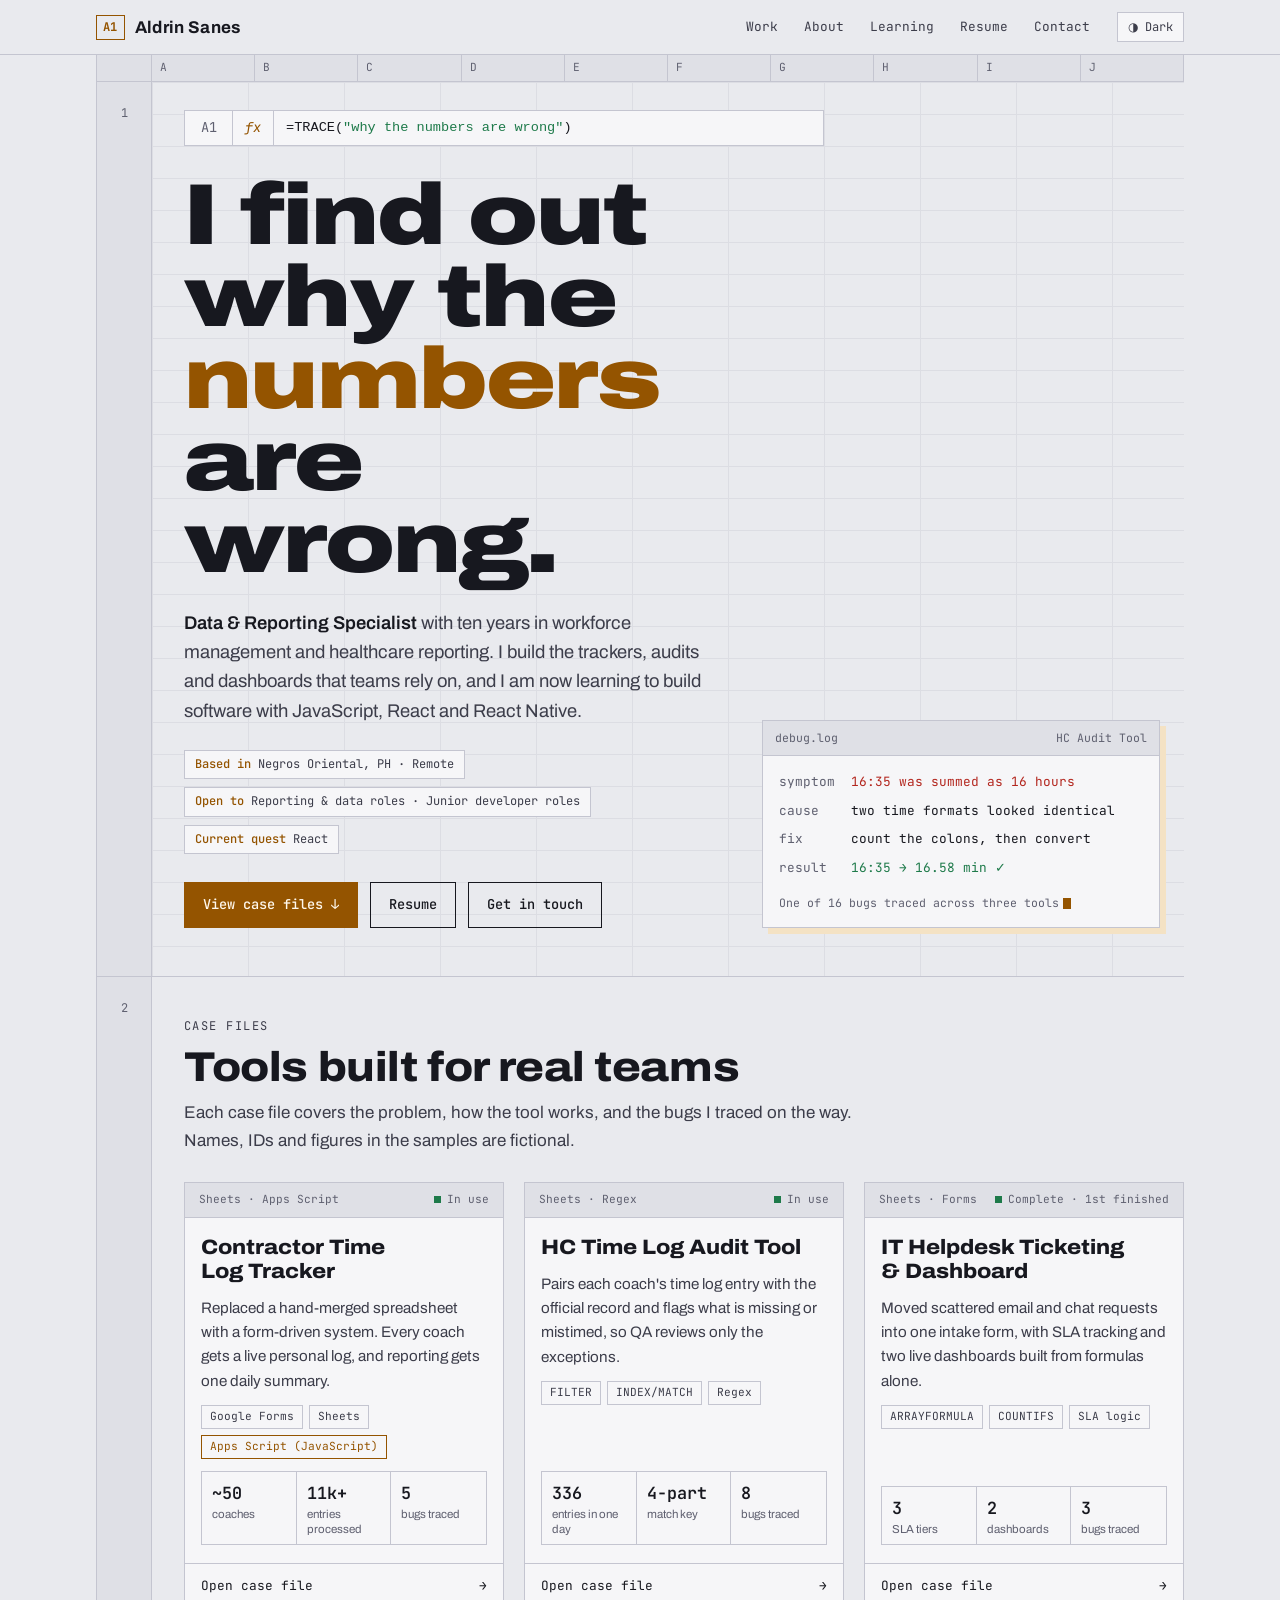
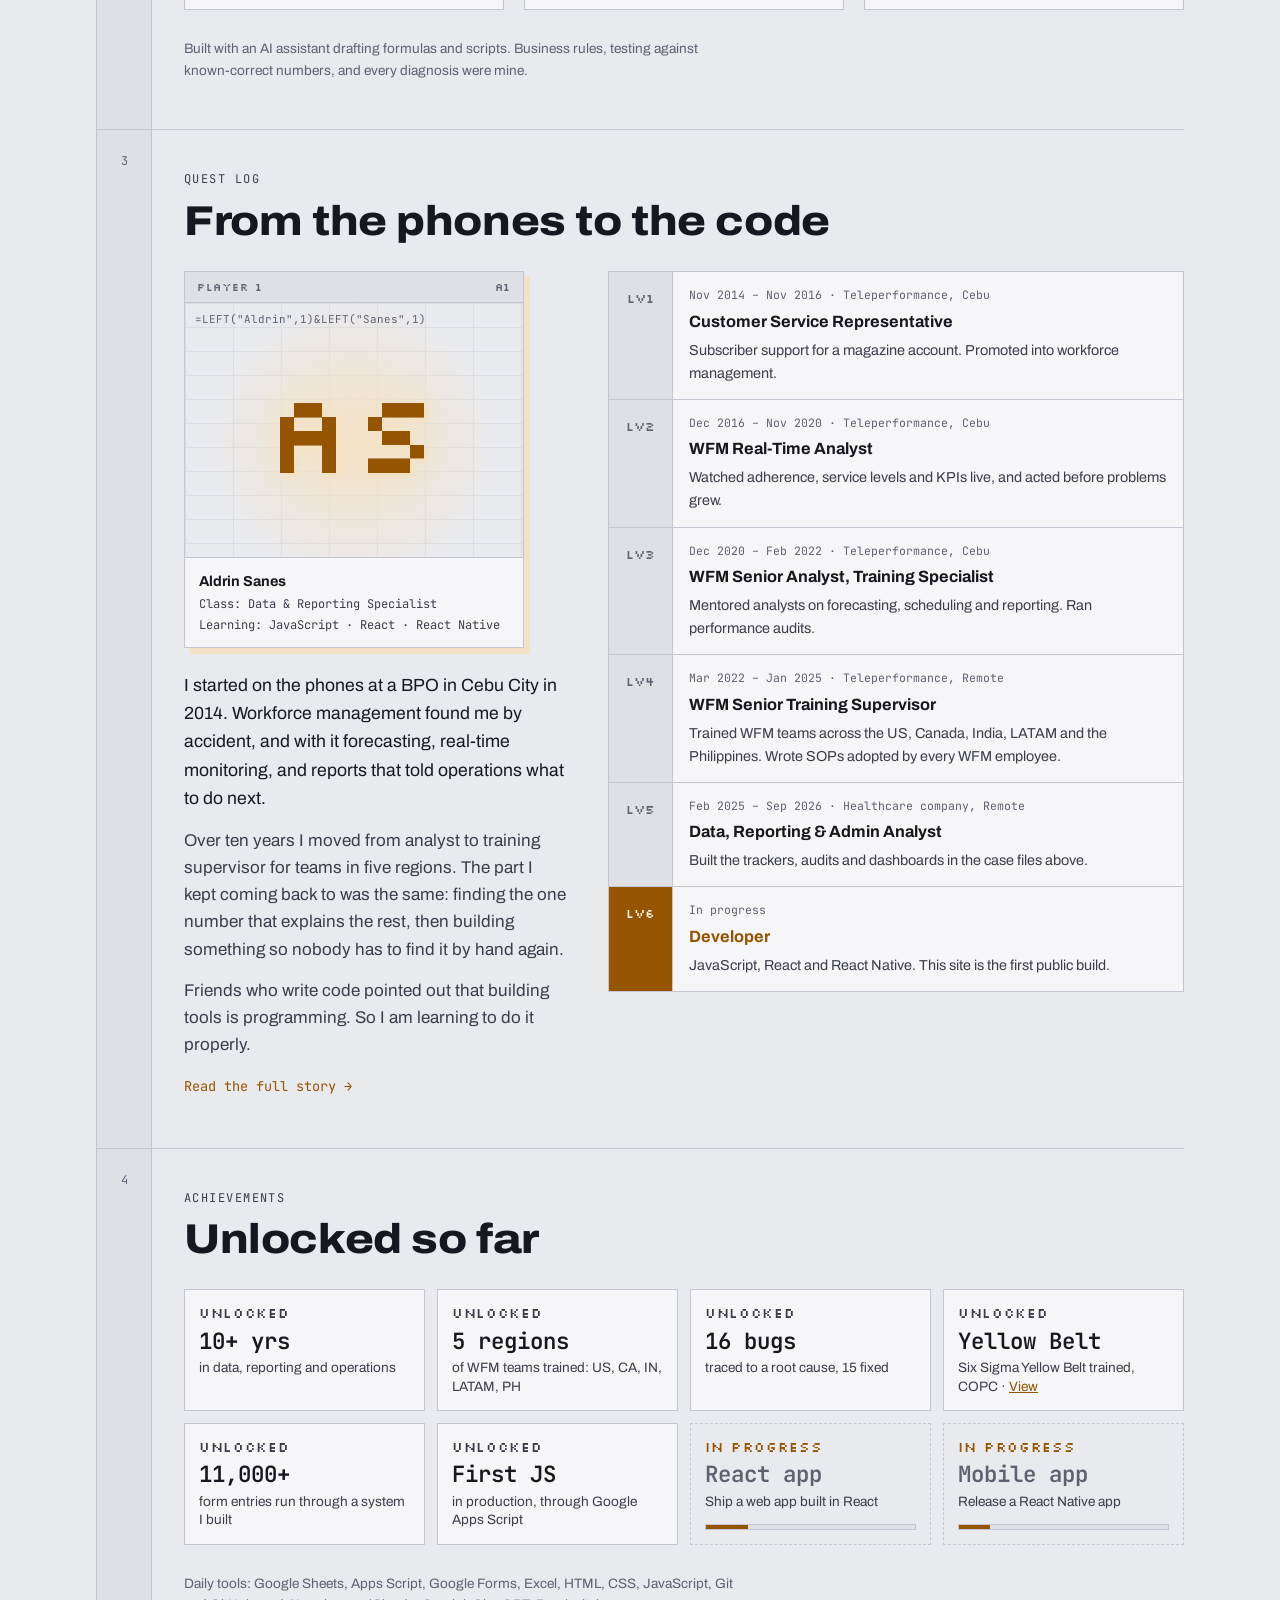
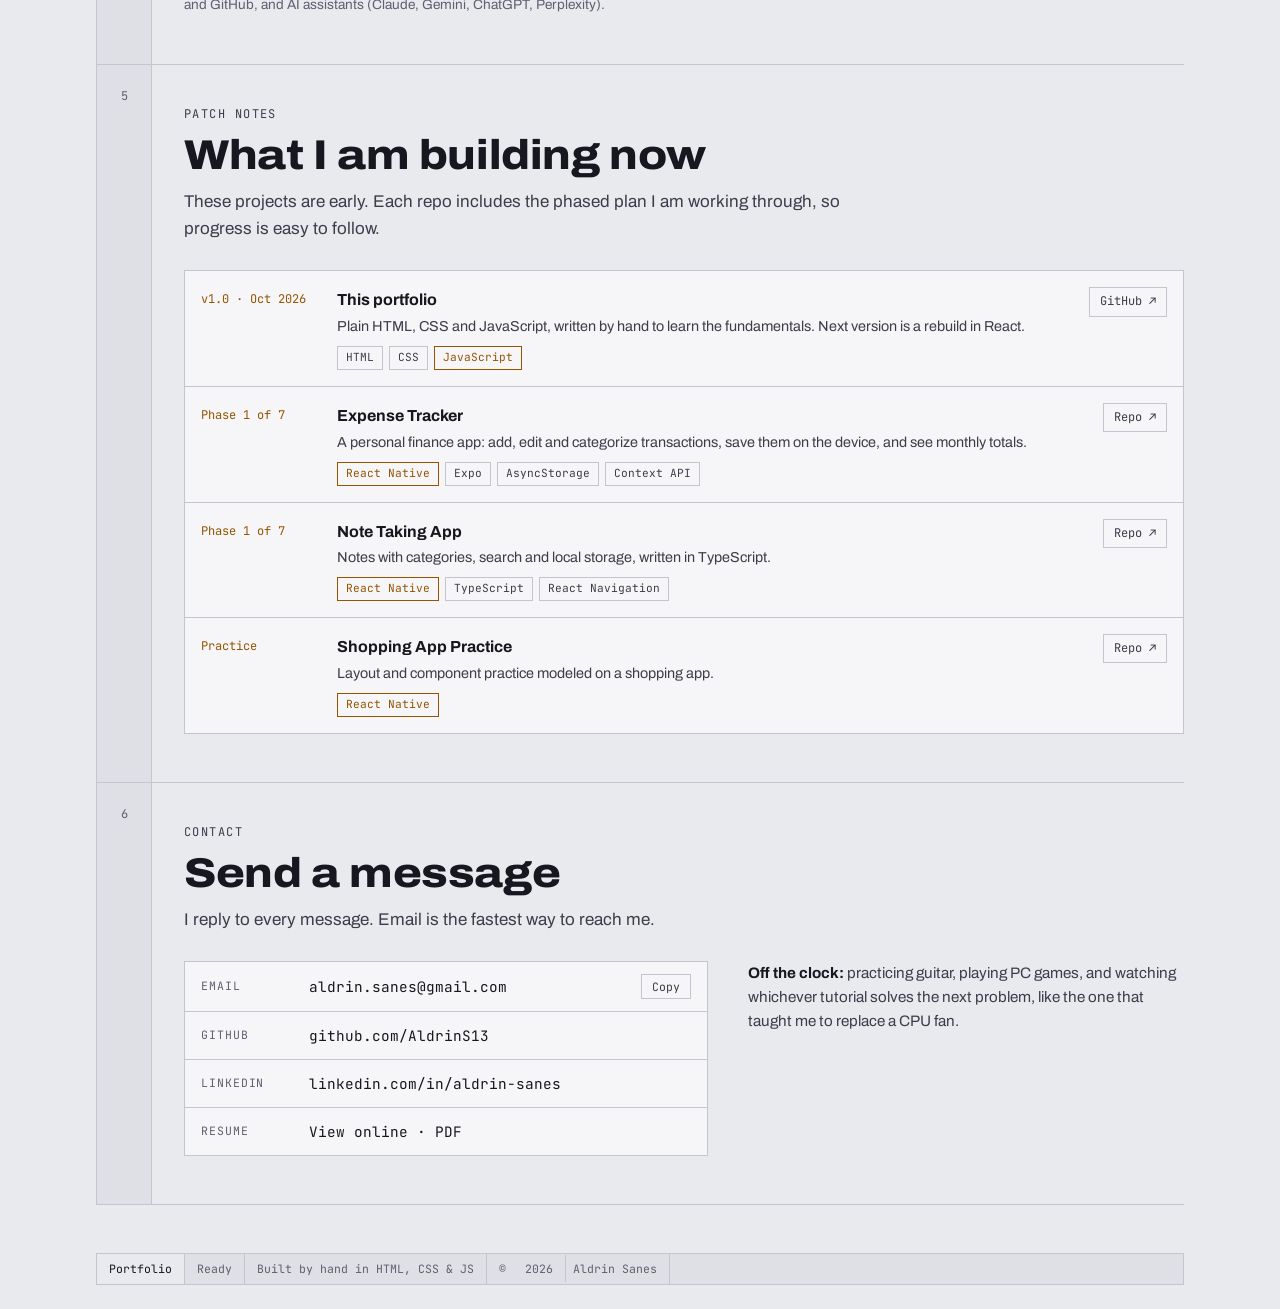
<file: index.html>
<!doctype html>
<html lang="en">
<head>
<meta charset="utf-8">
<meta name="viewport" content="width=device-width, initial-scale=1, viewport-fit=cover">
<title>Aldrin Sanes · Data &amp; Reporting Specialist</title>
<!-- META:START  search + link-preview tags (to change the site address, see README) -->
<meta name="google-site-verification" content="mwOVwTK864ViTS7U8LU8ocIbycNyCCW92xlMOwynMpk" />
<meta name="description" content="Aldrin Sanes is a data and reporting specialist with ten years in workforce management and healthcare, now building software with JavaScript and React.">
<link rel="canonical" href="https://aldrins13.github.io/portfolio/">
<link rel="icon" href="assets/favicon.svg" type="image/svg+xml">
<link rel="apple-touch-icon" href="assets/apple-touch-icon.png">
<meta name="theme-color" content="#14151c">
<meta property="og:type" content="website">
<meta property="og:site_name" content="Aldrin Sanes">
<meta property="og:title" content="Aldrin Sanes · Data &amp; Reporting Specialist">
<meta property="og:description" content="Aldrin Sanes is a data and reporting specialist with ten years in workforce management and healthcare, now building software with JavaScript and React.">
<meta property="og:url" content="https://aldrins13.github.io/portfolio/">
<meta property="og:image" content="https://aldrins13.github.io/portfolio/assets/og-image.png">
<meta property="og:image:width" content="1200">
<meta property="og:image:height" content="630">
<meta property="og:image:alt" content="Aldrin Sanes portfolio: &quot;I find out why the numbers are wrong.&quot; Data &amp; Reporting Specialist building toward software.">
<meta name="twitter:card" content="summary_large_image">
<!-- META:END -->
<link rel="preconnect" href="https://fonts.googleapis.com">
<link rel="preconnect" href="https://fonts.gstatic.com" crossorigin>
<link rel="stylesheet" href="https://fonts.googleapis.com/css2?family=Archivo:wdth,wght@62..125,100..900&family=JetBrains+Mono:wght@400;500;600&family=Silkscreen&display=swap">
<link rel="stylesheet" href="css/style.css">
</head>
<body>
<!-- ============ TOP BAR ============ -->
<header class="topbar">
  <div class="topbar-inner">
    <a class="brand" href="#top"><span class="brand-cell">A1</span>Aldrin Sanes</a>
    <nav class="nav" aria-label="Main">
      <a href="#work">Work</a>
      <a href="about.html">About</a>
      <a href="#log">Learning</a>
      <a href="resume.html">Resume</a>
      <a href="#contact">Contact</a>
    </nav>
    <button class="theme-btn" id="theme-toggle" type="button" aria-label="Switch color theme">◐ Theme</button>
  </div>
</header>

<!-- Column letters across the top, like a spreadsheet -->
<div class="colstrip" aria-hidden="true">
  <span></span><span>A</span><span>B</span><span>C</span><span>D</span><span>E</span><span>F</span><span>G</span><span>H</span><span>I</span><span>J</span>
</div>

<main class="sheet" id="top">

  <!-- ============ ROW 1 · HERO ============ -->
  <section class="row hero" aria-labelledby="hero-title">
    <div class="row-num" aria-hidden="true">1</div>
    <div class="row-body">
      <div class="fx" aria-hidden="true">
        <span class="ref">A1</span>
        <span class="ico">fx</span>
        <code>=TRACE(<span class="str">"why the numbers are wrong"</span>)</code>
      </div>

      <div class="hero-grid">
        <div>
          <h1 id="hero-title">I find out why the <em>numbers</em> are wrong.</h1>
          <p class="lede">
            <strong>Data &amp; Reporting Specialist</strong> with ten years in workforce management
            and healthcare reporting. I build the trackers, audits and dashboards that teams rely on,
            and I am now learning to build software with JavaScript, React and React Native.
          </p>
          <ul class="hud" aria-label="At a glance">
            <li><b>Based in</b> Negros Oriental, PH · Remote</li>
            <li><b>Open to</b> Reporting &amp; data roles · Junior developer roles</li>
            <li><b>Current quest</b> React</li>
          </ul>
          <div class="cta">
            <a class="btn btn-primary" href="#work">View case files ↓</a>
            <a class="btn btn-ghost" href="resume.html">Resume</a>
            <a class="btn btn-ghost" href="#contact">Get in touch</a>
          </div>
        </div>

        <!-- A real bug from the HC Audit Tool, shown as a debug log -->
        <figure class="console" aria-label="Example bug trace">
          <div class="console-bar"><span>debug.log</span><span>HC Audit Tool</span></div>
          <dl>
            <dt>symptom</dt><dd class="bad">16:35 was summed as 16 hours</dd>
            <dt>cause</dt><dd>two time formats looked identical</dd>
            <dt>fix</dt><dd>count the colons, then convert</dd>
            <dt>result</dt><dd class="ok">16:35 → 16.58 min ✓</dd>
          </dl>
          <figcaption class="console-foot">One of 16 bugs traced across three tools<span class="cursor" aria-hidden="true"></span></figcaption>
        </figure>
      </div>
    </div>
  </section>

  <!-- ============ ROW 2 · CASE FILES ============ -->
  <section class="row" id="work" aria-labelledby="work-title">
    <div class="row-num" aria-hidden="true">2</div>
    <div class="row-body">
      <div class="section-head">
        <p class="eyebrow">Case files</p>
        <h2 id="work-title">Tools built for real teams</h2>
        <p>Each case file covers the problem, how the tool works, and the bugs I traced on the way. Names, IDs and figures in the samples are fictional.</p>
      </div>

      <div class="cases">
        <article class="case">
          <div class="case-top"><span>Sheets · Apps Script</span><span class="status">In use</span></div>
          <div class="case-body">
            <h3>Contractor Time Log Tracker</h3>
            <p>Replaced a hand-merged spreadsheet with a form-driven system. Every coach gets a live personal log, and reporting gets one daily summary.</p>
            <ul class="tags">
              <li>Google Forms</li><li>Sheets</li><li class="js">Apps Script (JavaScript)</li>
            </ul>
            <div class="stats">
              <div><b>~50</b><span>coaches</span></div>
              <div><b>11k+</b><span>entries processed</span></div>
              <div><b>5</b><span class="bugs">bugs traced</span></div>
            </div>
          </div>
          <a class="case-link" href="work/contractor-time-log-tracker.html">Open case file <span aria-hidden="true">→</span></a>
        </article>

        <article class="case">
          <div class="case-top"><span>Sheets · Regex</span><span class="status">In use</span></div>
          <div class="case-body">
            <h3>HC Time Log Audit Tool</h3>
            <p>Pairs each coach's time log entry with the official record and flags what is missing or mistimed, so QA reviews only the exceptions.</p>
            <ul class="tags">
              <li>FILTER</li><li>INDEX/MATCH</li><li>Regex</li>
            </ul>
            <div class="stats">
              <div><b>336</b><span>entries in one day</span></div>
              <div><b>4-part</b><span>match key</span></div>
              <div><b>8</b><span class="bugs">bugs traced</span></div>
            </div>
          </div>
          <a class="case-link" href="work/hc-time-log-audit-tool.html">Open case file <span aria-hidden="true">→</span></a>
        </article>

        <article class="case">
          <div class="case-top"><span>Sheets · Forms</span><span class="status">Complete · 1st finished</span></div>
          <div class="case-body">
            <h3>IT Helpdesk Ticketing &amp; Dashboard</h3>
            <p>Moved scattered email and chat requests into one intake form, with SLA tracking and two live dashboards built from formulas alone.</p>
            <ul class="tags">
              <li>ARRAYFORMULA</li><li>COUNTIFS</li><li>SLA logic</li>
            </ul>
            <div class="stats">
              <div><b>3</b><span>SLA tiers</span></div>
              <div><b>2</b><span>dashboards</span></div>
              <div><b>3</b><span class="bugs">bugs traced</span></div>
            </div>
          </div>
          <a class="case-link" href="work/it-helpdesk-dashboard.html">Open case file <span aria-hidden="true">→</span></a>
        </article>
      </div>
      <p class="note">Built with an AI assistant drafting formulas and scripts. Business rules, testing against known-correct numbers, and every diagnosis were mine.</p>
    </div>
  </section>

  <!-- ============ ROW 3 · QUEST LOG ============ -->
  <section class="row" id="path" aria-labelledby="path-title">
    <div class="row-num" aria-hidden="true">3</div>
    <div class="row-body">
      <div class="section-head">
        <p class="eyebrow">Quest log</p>
        <h2 id="path-title">From the phones to the code</h2>
      </div>
      <div class="story">
        <div class="story-text">
          <figure class="player">
            <div class="player-bar"><span>PLAYER 1</span><span>A1</span></div>
            <div class="avatar" role="img" aria-label="Aldrin Sanes initials">
              <span class="avatar-ref" aria-hidden="true">=LEFT("Aldrin",1)&amp;LEFT("Sanes",1)</span>
              <span class="avatar-initials" aria-hidden="true">AS</span>
            </div>
            <figcaption>
              <b>Aldrin Sanes</b>
              <span>Class: Data &amp; Reporting Specialist</span>
              <span>Learning: JavaScript · React · React Native</span>
            </figcaption>
          </figure>
          <p>I started on the phones at a BPO in Cebu City in 2014. Workforce management found me by accident, and with it forecasting, real-time monitoring, and reports that told operations what to do next.</p>
          <p>Over ten years I moved from analyst to training supervisor for teams in five regions. The part I kept coming back to was the same: finding the one number that explains the rest, then building something so nobody has to find it by hand again.</p>
          <p>Friends who write code pointed out that building tools is programming. So I am learning to do it properly.</p>
          <p class="story-more"><a href="about.html">Read the full story →</a></p>
        </div>
        <ol class="quest">
          <li>
            <span class="lv">LV1</span>
            <div class="quest-body">
              <span class="quest-meta">Nov 2014 – Nov 2016 · Teleperformance, Cebu</span>
              <h3>Customer Service Representative</h3>
              <p>Subscriber support for a magazine account. Promoted into workforce management.</p>
            </div>
          </li>
          <li>
            <span class="lv">LV2</span>
            <div class="quest-body">
              <span class="quest-meta">Dec 2016 – Nov 2020 · Teleperformance, Cebu</span>
              <h3>WFM Real-Time Analyst</h3>
              <p>Watched adherence, service levels and KPIs live, and acted before problems grew.</p>
            </div>
          </li>
          <li>
            <span class="lv">LV3</span>
            <div class="quest-body">
              <span class="quest-meta">Dec 2020 – Feb 2022 · Teleperformance, Cebu</span>
              <h3>WFM Senior Analyst, Training Specialist</h3>
              <p>Mentored analysts on forecasting, scheduling and reporting. Ran performance audits.</p>
            </div>
          </li>
          <li>
            <span class="lv">LV4</span>
            <div class="quest-body">
              <span class="quest-meta">Mar 2022 – Jan 2025 · Teleperformance, Remote</span>
              <h3>WFM Senior Training Supervisor</h3>
              <p>Trained WFM teams across the US, Canada, India, LATAM and the Philippines. Wrote SOPs adopted by every WFM employee.</p>
            </div>
          </li>
          <li>
            <span class="lv">LV5</span>
            <div class="quest-body">
              <span class="quest-meta">Feb 2025 – Sep 2026 · Healthcare company, Remote</span>
              <h3>Data, Reporting &amp; Admin Analyst</h3>
              <p>Built the trackers, audits and dashboards in the case files above.</p>
            </div>
          </li>
          <li class="current">
            <span class="lv">LV6</span>
            <div class="quest-body">
              <span class="quest-meta">In progress</span>
              <h3>Developer</h3>
              <p>JavaScript, React and React Native. This site is the first public build.</p>
            </div>
          </li>
        </ol>
      </div>
    </div>
  </section>

  <!-- ============ ROW 4 · ACHIEVEMENTS ============ -->
  <section class="row" id="skills" aria-labelledby="skills-title">
    <div class="row-num" aria-hidden="true">4</div>
    <div class="row-body">
      <div class="section-head">
        <p class="eyebrow">Achievements</p>
        <h2 id="skills-title">Unlocked so far</h2>
      </div>
      <ul class="badges">
        <li class="badge"><span class="badge-state">Unlocked</span><b>10+ yrs</b><span>in data, reporting and operations</span></li>
        <li class="badge"><span class="badge-state">Unlocked</span><b>5 regions</b><span>of WFM teams trained: US, CA, IN, LATAM, PH</span></li>
        <li class="badge"><span class="badge-state">Unlocked</span><b>16 bugs</b><span>traced to a root cause, 15 fixed</span></li>
        <li class="badge"><span class="badge-state">Unlocked</span><b>Yellow Belt</b><span>Six Sigma Yellow Belt trained, COPC · <a class="badge-link" href="assets/six-sigma-yellow-belt-certificate.pdf">View</a></span></li>
        <li class="badge"><span class="badge-state">Unlocked</span><b>11,000+</b><span>form entries run through a system I built</span></li>
        <li class="badge"><span class="badge-state">Unlocked</span><b>First JS</b><span>in production, through Google Apps Script</span></li>
        <li class="badge locked"><span class="badge-state">In progress</span><b>React app</b><span>Ship a web app built in React</span><div class="meter" aria-hidden="true"><i style="width:20%"></i></div></li>
        <li class="badge locked"><span class="badge-state">In progress</span><b>Mobile app</b><span>Release a React Native app</span><div class="meter" aria-hidden="true"><i style="width:15%"></i></div></li>
      </ul>
      <p class="note">Daily tools: Google Sheets, Apps Script, Google Forms, Excel, HTML, CSS, JavaScript, Git and GitHub, and AI assistants (Claude, Gemini, ChatGPT, Perplexity).</p>
    </div>
  </section>

  <!-- ============ ROW 5 · LEARNING LOG ============ -->
  <section class="row" id="log" aria-labelledby="log-title">
    <div class="row-num" aria-hidden="true">5</div>
    <div class="row-body">
      <div class="section-head">
        <p class="eyebrow">Patch notes</p>
        <h2 id="log-title">What I am building now</h2>
        <p>These projects are early. Each repo includes the phased plan I am working through, so progress is easy to follow.</p>
      </div>
      <ol class="log">
        <li>
          <span class="ver">v1.0 · Oct 2026</span>
          <div>
            <h3>This portfolio</h3>
            <p>Plain HTML, CSS and JavaScript, written by hand to learn the fundamentals. Next version is a rebuild in React.</p>
            <ul class="tags"><li>HTML</li><li>CSS</li><li class="js">JavaScript</li></ul>
          </div>
          <a class="repo" href="https://github.com/AldrinS13">GitHub ↗</a>
        </li>
        <li>
          <span class="ver">Phase 1 of 7</span>
          <div>
            <h3>Expense Tracker</h3>
            <p>A personal finance app: add, edit and categorize transactions, save them on the device, and see monthly totals.</p>
            <ul class="tags"><li class="js">React Native</li><li>Expo</li><li>AsyncStorage</li><li>Context API</li></ul>
          </div>
          <a class="repo" href="https://github.com/AldrinS13/ExpenseTracker">Repo ↗</a>
        </li>
        <li>
          <span class="ver">Phase 1 of 7</span>
          <div>
            <h3>Note Taking App</h3>
            <p>Notes with categories, search and local storage, written in TypeScript.</p>
            <ul class="tags"><li class="js">React Native</li><li>TypeScript</li><li>React Navigation</li></ul>
          </div>
          <a class="repo" href="https://github.com/AldrinS13/NoteTakingApp">Repo ↗</a>
        </li>
        <li>
          <span class="ver">Practice</span>
          <div>
            <h3>Shopping App Practice</h3>
            <p>Layout and component practice modeled on a shopping app.</p>
            <ul class="tags"><li class="js">React Native</li></ul>
          </div>
          <a class="repo" href="https://github.com/AldrinS13/SheinPracticeApp">Repo ↗</a>
        </li>
      </ol>
    </div>
  </section>

  <!-- ============ ROW 6 · CONTACT ============ -->
  <section class="row" id="contact" aria-labelledby="contact-title">
    <div class="row-num" aria-hidden="true">6</div>
    <div class="row-body">
      <div class="section-head">
        <p class="eyebrow">Contact</p>
        <h2 id="contact-title">Send a message</h2>
        <p>I reply to every message. Email is the fastest way to reach me.</p>
      </div>
      <div class="contact">
        <dl class="contact-lines">
          <div>
            <dt>Email</dt>
            <dd><a href="mailto:aldrin.sanes@gmail.com" id="email">aldrin.sanes@gmail.com</a></dd>
            <button class="copy-btn" type="button" id="copy-email">Copy</button>
          </div>
          <div>
            <dt>GitHub</dt>
            <dd><a href="https://github.com/AldrinS13">github.com/AldrinS13</a></dd>
            <span></span>
          </div>
          <div>
            <dt>LinkedIn</dt>
            <dd><a href="https://www.linkedin.com/in/aldrin-sanes-188865209/">linkedin.com/in/aldrin-sanes</a></dd>
            <span></span>
          </div>
          <div>
            <dt>Resume</dt>
            <dd><a href="resume.html">View online</a> · <a href="assets/aldrin-sanes-resume.pdf">PDF</a></dd>
            <span></span>
          </div>
        </dl>
        <p class="offclock"><b>Off the clock:</b> practicing guitar, playing PC games, and watching whichever tutorial solves the next problem, like the one that taught me to replace a CPU fan.</p>
      </div>
    </div>
  </section>
</main>

<!-- Status bar footer, like the bottom of a spreadsheet -->
<footer class="statusbar">
  <div class="statusbar-inner">
    <span class="tab">Portfolio</span>
    <span>Ready</span>
    <span>Built by hand in HTML, CSS &amp; JS</span>
    <span>© <span id="year">2026</span> Aldrin Sanes</span>
  </div>
</footer>

<script src="js/main.js"></script>
</body>
</html>
</file>
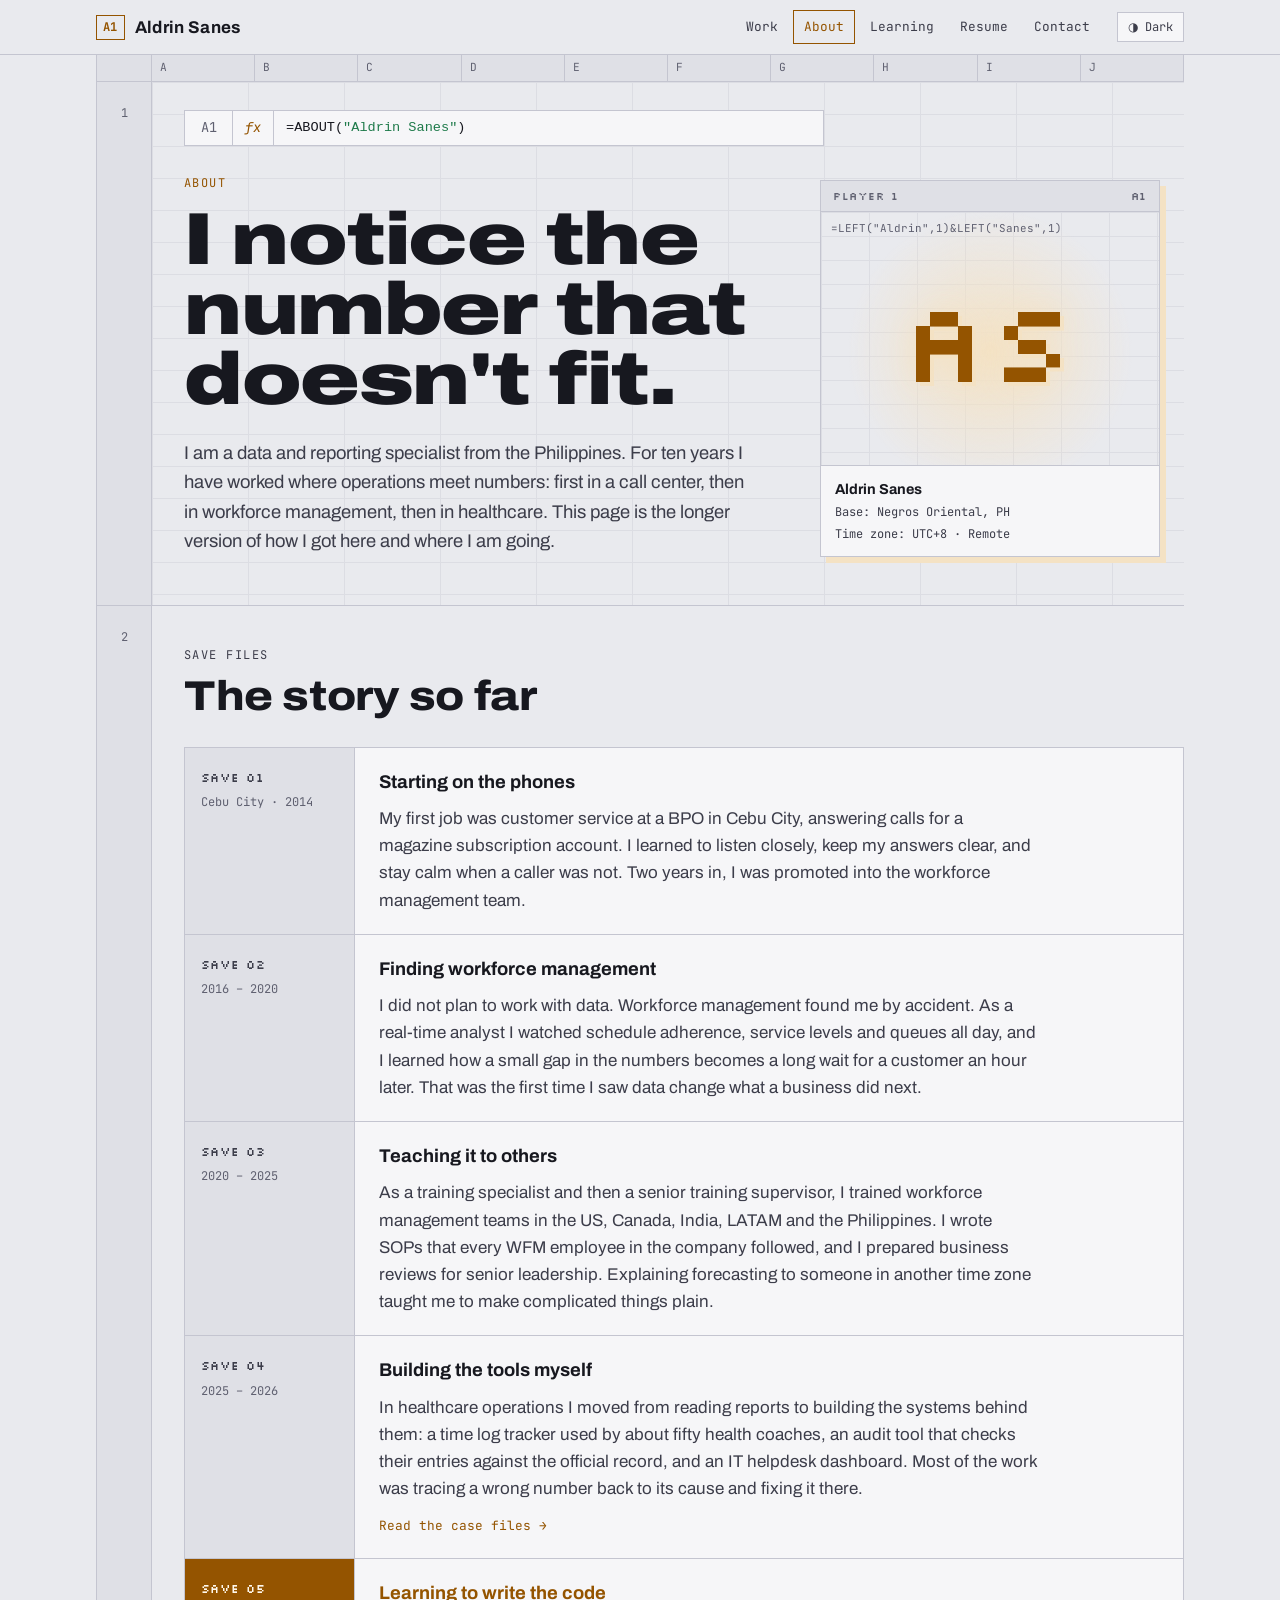
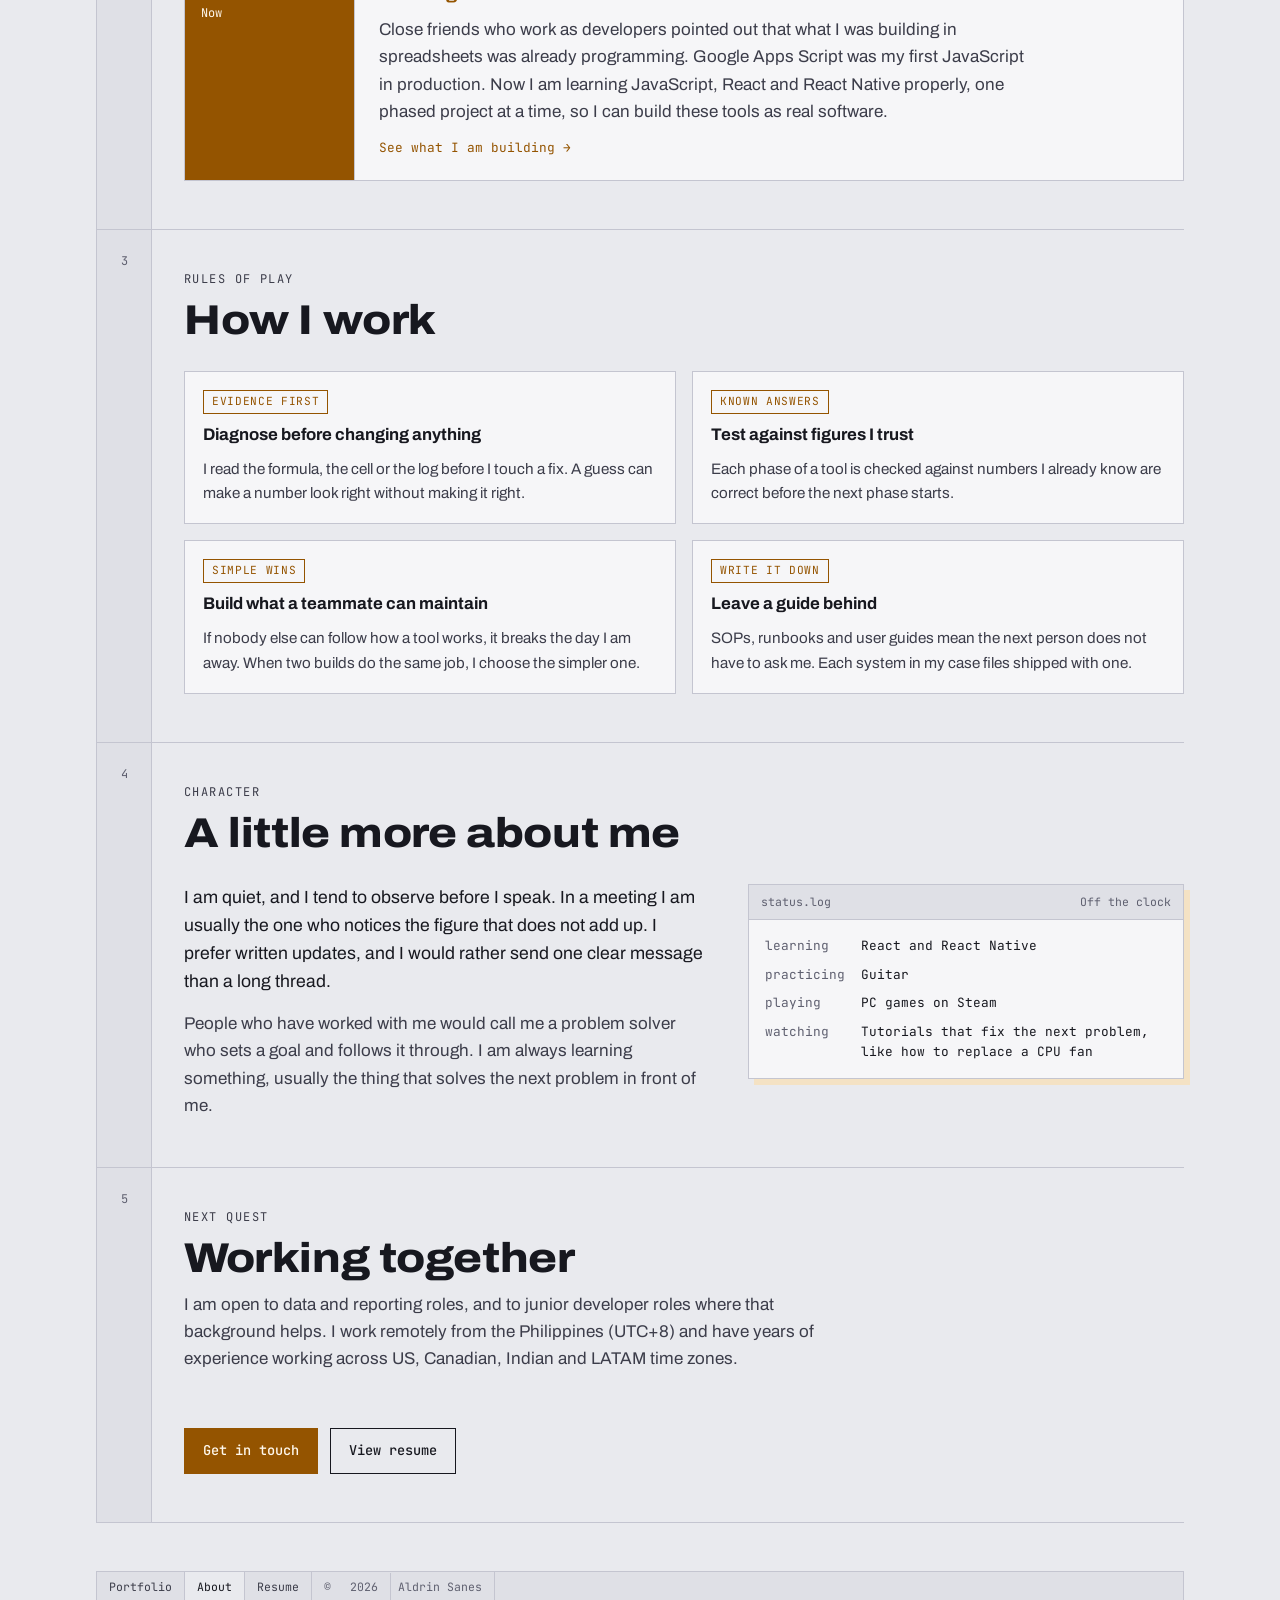
<file: about.html>
<!doctype html>
<html lang="en">
<head>
<meta charset="utf-8">
<meta name="viewport" content="width=device-width, initial-scale=1, viewport-fit=cover">
<title>About Aldrin Sanes · Data &amp; Reporting Specialist</title>
<!-- META:START  search + link-preview tags (to change the site address, see README) -->
<meta name="description" content="How Aldrin Sanes went from customer service in Cebu City to workforce management, healthcare reporting tools, and now software development.">
<link rel="canonical" href="https://aldrins13.github.io/portfolio/about.html">
<link rel="icon" href="assets/favicon.svg" type="image/svg+xml">
<link rel="apple-touch-icon" href="assets/apple-touch-icon.png">
<meta name="theme-color" content="#14151c">
<meta property="og:type" content="website">
<meta property="og:site_name" content="Aldrin Sanes">
<meta property="og:title" content="About Aldrin Sanes · Data &amp; Reporting Specialist">
<meta property="og:description" content="How Aldrin Sanes went from customer service in Cebu City to workforce management, healthcare reporting tools, and now software development.">
<meta property="og:url" content="https://aldrins13.github.io/portfolio/about.html">
<meta property="og:image" content="https://aldrins13.github.io/portfolio/assets/og-image.png">
<meta property="og:image:width" content="1200">
<meta property="og:image:height" content="630">
<meta property="og:image:alt" content="Aldrin Sanes portfolio: &quot;I find out why the numbers are wrong.&quot; Data &amp; Reporting Specialist building toward software.">
<meta name="twitter:card" content="summary_large_image">
<!-- META:END -->
<link rel="preconnect" href="https://fonts.googleapis.com">
<link rel="preconnect" href="https://fonts.gstatic.com" crossorigin>
<link rel="stylesheet" href="https://fonts.googleapis.com/css2?family=Archivo:wdth,wght@62..125,100..900&family=JetBrains+Mono:wght@400;500;600&family=Silkscreen&display=swap">
<link rel="stylesheet" href="css/style.css">
<link rel="stylesheet" href="css/about.css">
</head>
<body>

<!-- ============ TOP BAR ============ -->
<header class="topbar">
  <div class="topbar-inner">
    <a class="brand" href="index.html"><span class="brand-cell">A1</span>Aldrin Sanes</a>
    <nav class="nav" aria-label="Main">
      <a href="index.html#work">Work</a>
      <a href="about.html" aria-current="page">About</a>
      <a href="index.html#log">Learning</a>
      <a href="resume.html">Resume</a>
      <a href="index.html#contact">Contact</a>
    </nav>
    <button class="theme-btn" id="theme-toggle" type="button" aria-label="Switch color theme">◐ Theme</button>
  </div>
</header>

<div class="colstrip" aria-hidden="true">
  <span></span><span>A</span><span>B</span><span>C</span><span>D</span><span>E</span><span>F</span><span>G</span><span>H</span><span>I</span><span>J</span>
</div>

<main class="sheet about" id="top">

  <!-- ============ ROW 1 · INTRO ============ -->
  <section class="row hero" aria-labelledby="about-title">
    <div class="row-num" aria-hidden="true">1</div>
    <div class="row-body">
      <div class="fx" aria-hidden="true">
        <span class="ref">A1</span>
        <span class="ico">fx</span>
        <code>=ABOUT(<span class="str">"Aldrin Sanes"</span>)</code>
      </div>
      <div class="about-intro">
        <div>
          <p class="eyebrow">About</p>
          <h1 id="about-title">I notice the number that doesn't fit.</h1>
          <p class="lede">
            I am a data and reporting specialist from the Philippines. For ten years I have worked where
            operations meet numbers: first in a call center, then in workforce management, then in healthcare.
            This page is the longer version of how I got here and where I am going.
          </p>
        </div>
        <figure class="player">
          <div class="player-bar"><span>PLAYER 1</span><span>A1</span></div>
          <div class="avatar" role="img" aria-label="Aldrin Sanes initials">
            <span class="avatar-ref" aria-hidden="true">=LEFT("Aldrin",1)&amp;LEFT("Sanes",1)</span>
            <span class="avatar-initials" aria-hidden="true">AS</span>
          </div>
          <figcaption>
            <b>Aldrin Sanes</b>
            <span>Base: Negros Oriental, PH</span>
            <span>Time zone: UTC+8 · Remote</span>
          </figcaption>
        </figure>
      </div>
    </div>
  </section>

  <!-- ============ ROW 2 · STORY ============ -->
  <section class="row" aria-labelledby="story-title">
    <div class="row-num" aria-hidden="true">2</div>
    <div class="row-body">
      <div class="section-head">
        <p class="eyebrow">Save files</p>
        <h2 id="story-title">The story so far</h2>
      </div>
      <ol class="saves">
        <li>
          <div class="save-when"><span class="save-no">SAVE 01</span><span>Cebu City · 2014</span></div>
          <div class="save-body">
            <h3>Starting on the phones</h3>
            <p>My first job was customer service at a BPO in Cebu City, answering calls for a magazine subscription account. I learned to listen closely, keep my answers clear, and stay calm when a caller was not. Two years in, I was promoted into the workforce management team.</p>
          </div>
        </li>
        <li>
          <div class="save-when"><span class="save-no">SAVE 02</span><span>2016 – 2020</span></div>
          <div class="save-body">
            <h3>Finding workforce management</h3>
            <p>I did not plan to work with data. Workforce management found me by accident. As a real-time analyst I watched schedule adherence, service levels and queues all day, and I learned how a small gap in the numbers becomes a long wait for a customer an hour later. That was the first time I saw data change what a business did next.</p>
          </div>
        </li>
        <li>
          <div class="save-when"><span class="save-no">SAVE 03</span><span>2020 – 2025</span></div>
          <div class="save-body">
            <h3>Teaching it to others</h3>
            <p>As a training specialist and then a senior training supervisor, I trained workforce management teams in the US, Canada, India, LATAM and the Philippines. I wrote SOPs that every WFM employee in the company followed, and I prepared business reviews for senior leadership. Explaining forecasting to someone in another time zone taught me to make complicated things plain.</p>
          </div>
        </li>
        <li>
          <div class="save-when"><span class="save-no">SAVE 04</span><span>2025 – 2026</span></div>
          <div class="save-body">
            <h3>Building the tools myself</h3>
            <p>In healthcare operations I moved from reading reports to building the systems behind them: a time log tracker used by about fifty health coaches, an audit tool that checks their entries against the official record, and an IT helpdesk dashboard. Most of the work was tracing a wrong number back to its cause and fixing it there.</p>
            <p class="save-link"><a href="index.html#work">Read the case files →</a></p>
          </div>
        </li>
        <li class="current">
          <div class="save-when"><span class="save-no">SAVE 05</span><span>Now</span></div>
          <div class="save-body">
            <h3>Learning to write the code</h3>
            <p>Close friends who work as developers pointed out that what I was building in spreadsheets was already programming. Google Apps Script was my first JavaScript in production. Now I am learning JavaScript, React and React Native properly, one phased project at a time, so I can build these tools as real software.</p>
            <p class="save-link"><a href="index.html#log">See what I am building →</a></p>
          </div>
        </li>
      </ol>
    </div>
  </section>

  <!-- ============ ROW 3 · HOW I WORK ============ -->
  <section class="row" aria-labelledby="work-title">
    <div class="row-num" aria-hidden="true">3</div>
    <div class="row-body">
      <div class="section-head">
        <p class="eyebrow">Rules of play</p>
        <h2 id="work-title">How I work</h2>
      </div>
      <ul class="rules">
        <li>
          <span class="rule-key">Evidence first</span>
          <h3>Diagnose before changing anything</h3>
          <p>I read the formula, the cell or the log before I touch a fix. A guess can make a number look right without making it right.</p>
        </li>
        <li>
          <span class="rule-key">Known answers</span>
          <h3>Test against figures I trust</h3>
          <p>Each phase of a tool is checked against numbers I already know are correct before the next phase starts.</p>
        </li>
        <li>
          <span class="rule-key">Simple wins</span>
          <h3>Build what a teammate can maintain</h3>
          <p>If nobody else can follow how a tool works, it breaks the day I am away. When two builds do the same job, I choose the simpler one.</p>
        </li>
        <li>
          <span class="rule-key">Write it down</span>
          <h3>Leave a guide behind</h3>
          <p>SOPs, runbooks and user guides mean the next person does not have to ask me. Each system in my case files shipped with one.</p>
        </li>
      </ul>
    </div>
  </section>

  <!-- ============ ROW 4 · PERSONALITY + OFF THE CLOCK ============ -->
  <section class="row" aria-labelledby="me-title">
    <div class="row-num" aria-hidden="true">4</div>
    <div class="row-body">
      <div class="section-head">
        <p class="eyebrow">Character</p>
        <h2 id="me-title">A little more about me</h2>
      </div>
      <div class="me-grid">
        <div class="me-text">
          <p>I am quiet, and I tend to observe before I speak. In a meeting I am usually the one who notices the figure that does not add up. I prefer written updates, and I would rather send one clear message than a long thread.</p>
          <p>People who have worked with me would call me a problem solver who sets a goal and follows it through. I am always learning something, usually the thing that solves the next problem in front of me.</p>
        </div>
        <figure class="console">
          <div class="console-bar"><span>status.log</span><span>Off the clock</span></div>
          <dl>
            <dt>learning</dt><dd>React and React Native</dd>
            <dt>practicing</dt><dd>Guitar</dd>
            <dt>playing</dt><dd>PC games on Steam</dd>
            <dt>watching</dt><dd>Tutorials that fix the next problem, like how to replace a CPU fan</dd>
          </dl>
        </figure>
      </div>
    </div>
  </section>

  <!-- ============ ROW 5 · WORKING TOGETHER ============ -->
  <section class="row" aria-labelledby="next-title">
    <div class="row-num" aria-hidden="true">5</div>
    <div class="row-body">
      <div class="section-head">
        <p class="eyebrow">Next quest</p>
        <h2 id="next-title">Working together</h2>
        <p>I am open to data and reporting roles, and to junior developer roles where that background helps. I work remotely from the Philippines (UTC+8) and have years of experience working across US, Canadian, Indian and LATAM time zones.</p>
      </div>
      <div class="cta">
        <a class="btn btn-primary" href="index.html#contact">Get in touch</a>
        <a class="btn btn-ghost" href="resume.html">View resume</a>
      </div>
    </div>
  </section>
</main>

<footer class="statusbar">
  <div class="statusbar-inner">
    <a class="sb-link" href="index.html">Portfolio</a>
    <span class="tab">About</span>
    <a class="sb-link" href="resume.html">Resume</a>
    <span>© <span id="year">2026</span> Aldrin Sanes</span>
  </div>
</footer>

<script src="js/main.js"></script>
</body>
</html>
</file>
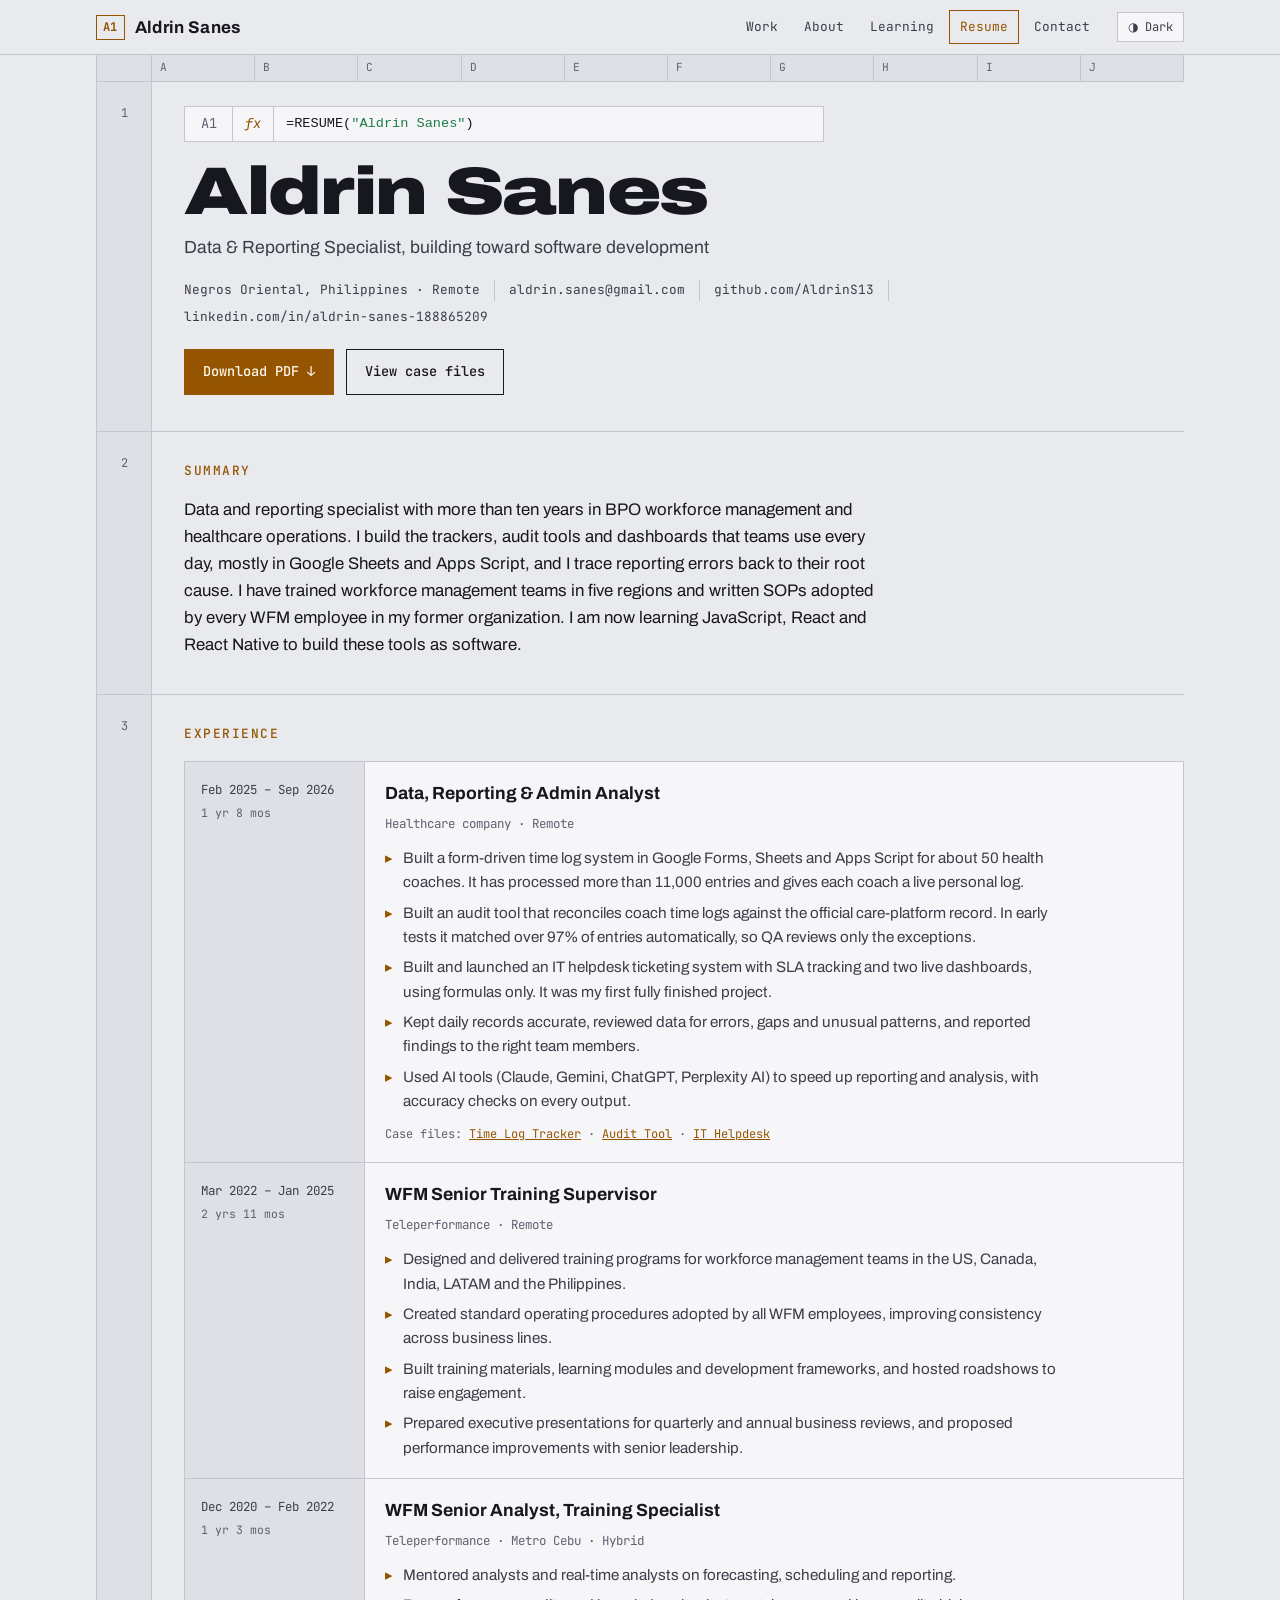
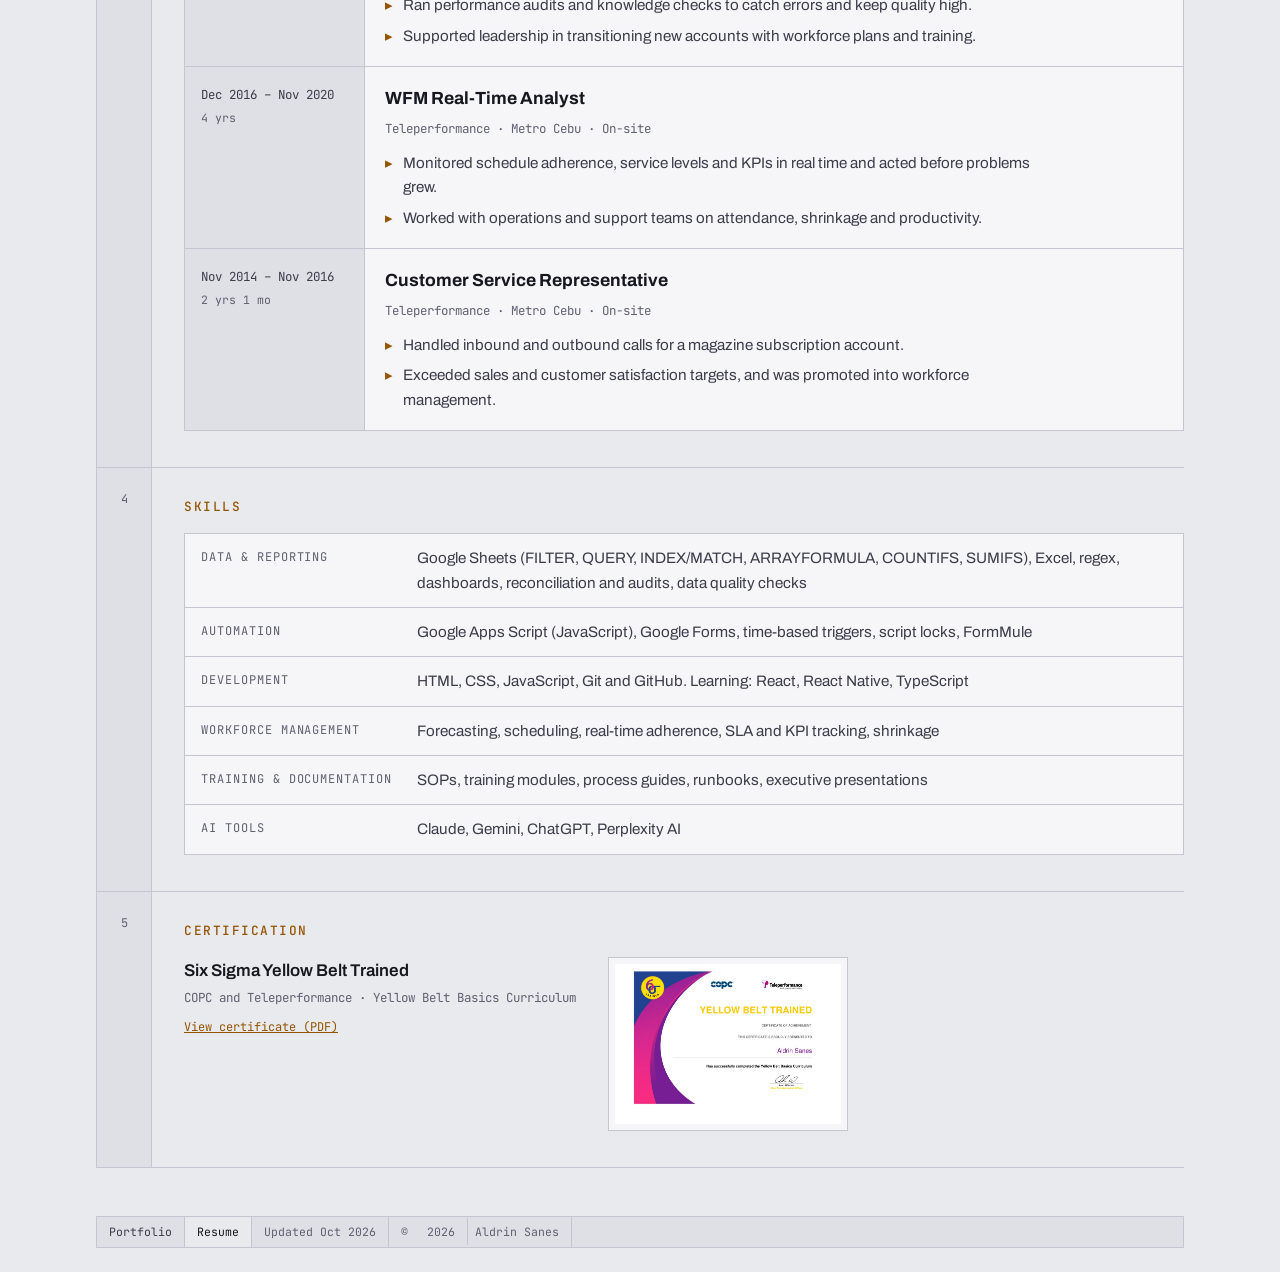
<file: resume.html>
<!doctype html>
<html lang="en">
<head>
<meta charset="utf-8">
<meta name="viewport" content="width=device-width, initial-scale=1, viewport-fit=cover">
<title>Resume · Aldrin Sanes, Data &amp; Reporting Specialist</title>
<!-- META:START  search + link-preview tags (to change the site address, see README) -->
<meta name="description" content="Resume of Aldrin Sanes: data and reporting specialist, workforce management trainer across five regions, and builder of Google Sheets and Apps Script tools.">
<link rel="canonical" href="https://aldrins13.github.io/portfolio/resume.html">
<link rel="icon" href="assets/favicon.svg" type="image/svg+xml">
<link rel="apple-touch-icon" href="assets/apple-touch-icon.png">
<meta name="theme-color" content="#14151c">
<meta property="og:type" content="website">
<meta property="og:site_name" content="Aldrin Sanes">
<meta property="og:title" content="Resume · Aldrin Sanes, Data &amp; Reporting Specialist">
<meta property="og:description" content="Resume of Aldrin Sanes: data and reporting specialist, workforce management trainer across five regions, and builder of Google Sheets and Apps Script tools.">
<meta property="og:url" content="https://aldrins13.github.io/portfolio/resume.html">
<meta property="og:image" content="https://aldrins13.github.io/portfolio/assets/og-image.png">
<meta property="og:image:width" content="1200">
<meta property="og:image:height" content="630">
<meta property="og:image:alt" content="Aldrin Sanes portfolio: &quot;I find out why the numbers are wrong.&quot; Data &amp; Reporting Specialist building toward software.">
<meta name="twitter:card" content="summary_large_image">
<!-- META:END -->
<link rel="preconnect" href="https://fonts.googleapis.com">
<link rel="preconnect" href="https://fonts.gstatic.com" crossorigin>
<link rel="stylesheet" href="https://fonts.googleapis.com/css2?family=Archivo:wdth,wght@62..125,100..900&family=JetBrains+Mono:wght@400;500;600&family=Silkscreen&display=swap">
<link rel="stylesheet" href="css/style.css">
<link rel="stylesheet" href="css/resume.css">
</head>
<body>

<!-- ============ TOP BAR (same as the homepage) ============ -->
<header class="topbar">
  <div class="topbar-inner">
    <a class="brand" href="index.html"><span class="brand-cell">A1</span>Aldrin Sanes</a>
    <nav class="nav" aria-label="Main">
      <a href="index.html#work">Work</a>
      <a href="about.html">About</a>
      <a href="index.html#log">Learning</a>
      <a href="resume.html" aria-current="page">Resume</a>
      <a href="index.html#contact">Contact</a>
    </nav>
    <button class="theme-btn" id="theme-toggle" type="button" aria-label="Switch color theme">◐ Theme</button>
  </div>
</header>

<div class="colstrip" aria-hidden="true">
  <span></span><span>A</span><span>B</span><span>C</span><span>D</span><span>E</span><span>F</span><span>G</span><span>H</span><span>I</span><span>J</span>
</div>

<main class="sheet resume" id="top">

  <!-- ============ ROW 1 · NAME AND CONTACT ============ -->
  <section class="row" aria-labelledby="name">
    <div class="row-num" aria-hidden="true">1</div>
    <div class="row-body resume-head">
      <div class="fx" aria-hidden="true">
        <span class="ref">A1</span>
        <span class="ico">fx</span>
        <code>=RESUME(<span class="str">"Aldrin Sanes"</span>)</code>
      </div>
      <div>
        <h1 id="name">Aldrin Sanes</h1>
        <p class="role">Data &amp; Reporting Specialist, building toward software development</p>
      </div>
      <ul class="contact-row">
        <li>Negros Oriental, Philippines · Remote</li>
        <li><a href="mailto:aldrin.sanes@gmail.com">aldrin.sanes@gmail.com</a></li>
        <li><a href="https://github.com/AldrinS13">github.com/AldrinS13</a></li>
        <li><a href="https://www.linkedin.com/in/aldrin-sanes-188865209/">linkedin.com/in/aldrin-sanes-188865209</a></li>
      </ul>
      <div class="cta actions">
        <a class="btn btn-primary" href="assets/aldrin-sanes-resume.pdf">Download PDF ↓</a>
        <a class="btn btn-ghost" href="index.html#work">View case files</a>
      </div>
    </div>
  </section>

  <!-- ============ ROW 2 · SUMMARY ============ -->
  <section class="row" aria-labelledby="summary-title">
    <div class="row-num" aria-hidden="true">2</div>
    <div class="row-body">
      <h2 id="summary-title" class="r-head">Summary</h2>
      <p class="summary">
        Data and reporting specialist with more than ten years in BPO workforce management and
        healthcare operations. I build the trackers, audit tools and dashboards that teams use every day,
        mostly in Google Sheets and Apps Script, and I trace reporting errors back to their root cause.
        I have trained workforce management teams in five regions and written SOPs adopted by every WFM
        employee in my former organization. I am now learning JavaScript, React and React Native to build
        these tools as software.
      </p>
    </div>
  </section>

  <!-- ============ ROW 3 · EXPERIENCE ============ -->
  <section class="row" aria-labelledby="exp-title">
    <div class="row-num" aria-hidden="true">3</div>
    <div class="row-body">
      <h2 id="exp-title" class="r-head">Experience</h2>
      <ol class="jobs">

        <li class="job">
          <div class="job-when">
            <span>Feb 2025 – Sep 2026</span>
            <span class="dur">1 yr 8 mos</span>
          </div>
          <div class="job-body">
            <h3>Data, Reporting &amp; Admin Analyst</h3>
            <p class="org">Healthcare company · Remote</p>
            <ul>
              <li>Built a form-driven time log system in Google Forms, Sheets and Apps Script for about 50 health coaches. It has processed more than 11,000 entries and gives each coach a live personal log.</li>
              <li>Built an audit tool that reconciles coach time logs against the official care-platform record. In early tests it matched over 97% of entries automatically, so QA reviews only the exceptions.</li>
              <li>Built and launched an IT helpdesk ticketing system with SLA tracking and two live dashboards, using formulas only. It was my first fully finished project.</li>
              <li>Kept daily records accurate, reviewed data for errors, gaps and unusual patterns, and reported findings to the right team members.</li>
              <li>Used AI tools (Claude, Gemini, ChatGPT, Perplexity AI) to speed up reporting and analysis, with accuracy checks on every output.</li>
            </ul>
            <p class="case-links no-print">Case files:
              <a href="work/contractor-time-log-tracker.html">Time Log Tracker</a> ·
              <a href="work/hc-time-log-audit-tool.html">Audit Tool</a> ·
              <a href="work/it-helpdesk-dashboard.html">IT Helpdesk</a>
            </p>
          </div>
        </li>

        <li class="job">
          <div class="job-when">
            <span>Mar 2022 – Jan 2025</span>
            <span class="dur">2 yrs 11 mos</span>
          </div>
          <div class="job-body">
            <h3>WFM Senior Training Supervisor</h3>
            <p class="org">Teleperformance · Remote</p>
            <ul>
              <li>Designed and delivered training programs for workforce management teams in the US, Canada, India, LATAM and the Philippines.</li>
              <li>Created standard operating procedures adopted by all WFM employees, improving consistency across business lines.</li>
              <li>Built training materials, learning modules and development frameworks, and hosted roadshows to raise engagement.</li>
              <li>Prepared executive presentations for quarterly and annual business reviews, and proposed performance improvements with senior leadership.</li>
            </ul>
          </div>
        </li>

        <li class="job">
          <div class="job-when">
            <span>Dec 2020 – Feb 2022</span>
            <span class="dur">1 yr 3 mos</span>
          </div>
          <div class="job-body">
            <h3>WFM Senior Analyst, Training Specialist</h3>
            <p class="org">Teleperformance · Metro Cebu · Hybrid</p>
            <ul>
              <li>Mentored analysts and real-time analysts on forecasting, scheduling and reporting.</li>
              <li>Ran performance audits and knowledge checks to catch errors and keep quality high.</li>
              <li>Supported leadership in transitioning new accounts with workforce plans and training.</li>
            </ul>
          </div>
        </li>

        <li class="job">
          <div class="job-when">
            <span>Dec 2016 – Nov 2020</span>
            <span class="dur">4 yrs</span>
          </div>
          <div class="job-body">
            <h3>WFM Real-Time Analyst</h3>
            <p class="org">Teleperformance · Metro Cebu · On-site</p>
            <ul>
              <li>Monitored schedule adherence, service levels and KPIs in real time and acted before problems grew.</li>
              <li>Worked with operations and support teams on attendance, shrinkage and productivity.</li>
            </ul>
          </div>
        </li>

        <li class="job">
          <div class="job-when">
            <span>Nov 2014 – Nov 2016</span>
            <span class="dur">2 yrs 1 mo</span>
          </div>
          <div class="job-body">
            <h3>Customer Service Representative</h3>
            <p class="org">Teleperformance · Metro Cebu · On-site</p>
            <ul>
              <li>Handled inbound and outbound calls for a magazine subscription account.</li>
              <li>Exceeded sales and customer satisfaction targets, and was promoted into workforce management.</li>
            </ul>
          </div>
        </li>
      </ol>
    </div>
  </section>

  <!-- ============ ROW 4 · SKILLS ============ -->
  <section class="row" aria-labelledby="skills-title">
    <div class="row-num" aria-hidden="true">4</div>
    <div class="row-body">
      <h2 id="skills-title" class="r-head">Skills</h2>
      <dl class="skillgrid">
        <div><dt>Data &amp; reporting</dt><dd>Google Sheets (FILTER, QUERY, INDEX/MATCH, ARRAYFORMULA, COUNTIFS, SUMIFS), Excel, regex, dashboards, reconciliation and audits, data quality checks</dd></div>
        <div><dt>Automation</dt><dd>Google Apps Script (JavaScript), Google Forms, time-based triggers, script locks, FormMule</dd></div>
        <div><dt>Development</dt><dd>HTML, CSS, JavaScript, Git and GitHub. Learning: React, React Native, TypeScript</dd></div>
        <div><dt>Workforce management</dt><dd>Forecasting, scheduling, real-time adherence, SLA and KPI tracking, shrinkage</dd></div>
        <div><dt>Training &amp; documentation</dt><dd>SOPs, training modules, process guides, runbooks, executive presentations</dd></div>
        <div><dt>AI tools</dt><dd>Claude, Gemini, ChatGPT, Perplexity AI</dd></div>
      </dl>
    </div>
  </section>

  <!-- ============ ROW 5 · CERTIFICATION ============ -->
  <section class="row" aria-labelledby="cert-title">
    <div class="row-num" aria-hidden="true">5</div>
    <div class="row-body">
      <h2 id="cert-title" class="r-head">Certification</h2>
      <div class="cert-row">
        <div class="cert-text">
          <p class="cert"><b>Six Sigma Yellow Belt Trained</b></p>
          <p class="org">COPC and Teleperformance · Yellow Belt Basics Curriculum</p>
          <p class="case-links no-print"><a href="assets/six-sigma-yellow-belt-certificate.pdf">View certificate (PDF)</a></p>
        </div>
        <a class="cert-thumb no-print" href="assets/six-sigma-yellow-belt-certificate.pdf">
          <img src="assets/six-sigma-yellow-belt-certificate.jpg" width="900" height="636" alt="Six Sigma Yellow Belt Trained certificate of achievement for Aldrin Sanes" loading="lazy">
        </a>
      </div>
    </div>
  </section>
</main>

<footer class="statusbar">
  <div class="statusbar-inner">
    <a class="sb-link" href="index.html">Portfolio</a>
    <span class="tab">Resume</span>
    <span>Updated Oct 2026</span>
    <span>© <span id="year">2026</span> Aldrin Sanes</span>
  </div>
</footer>

<script src="js/main.js"></script>
</body>
</html>
</file>
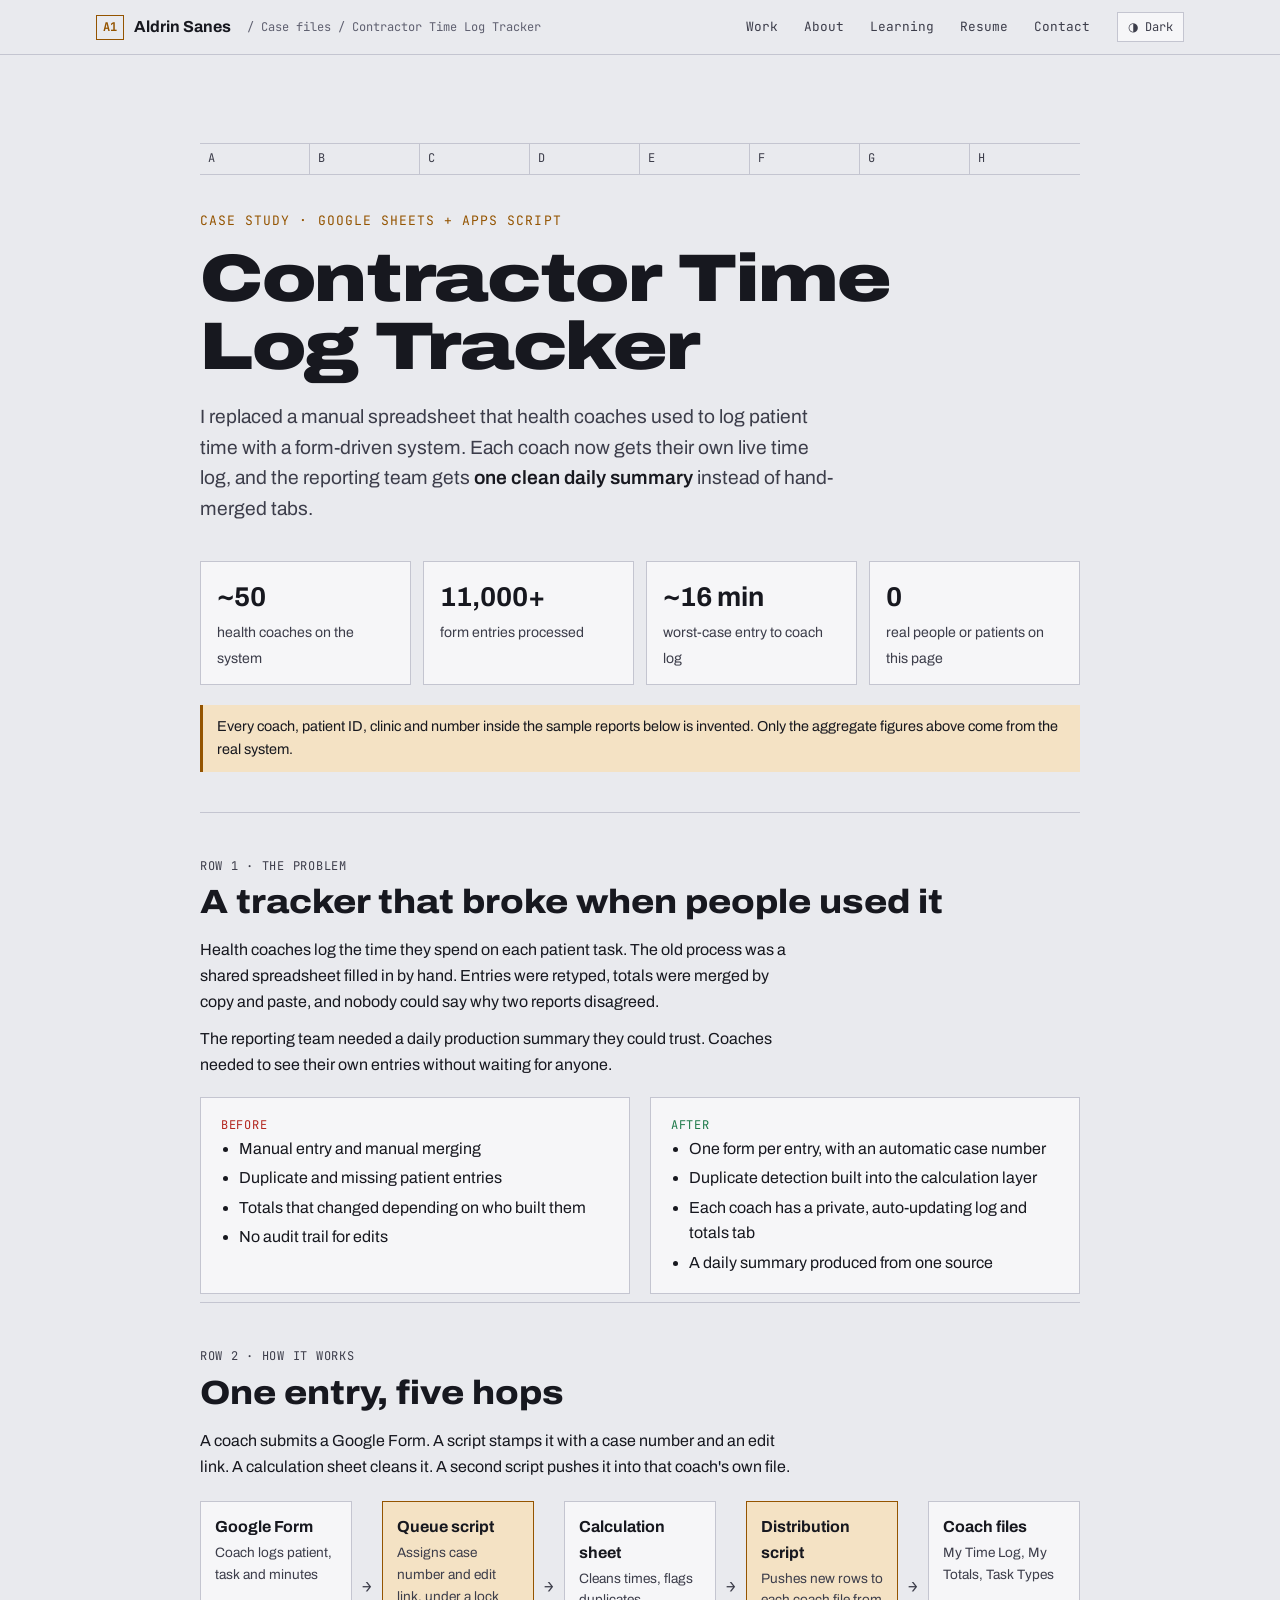
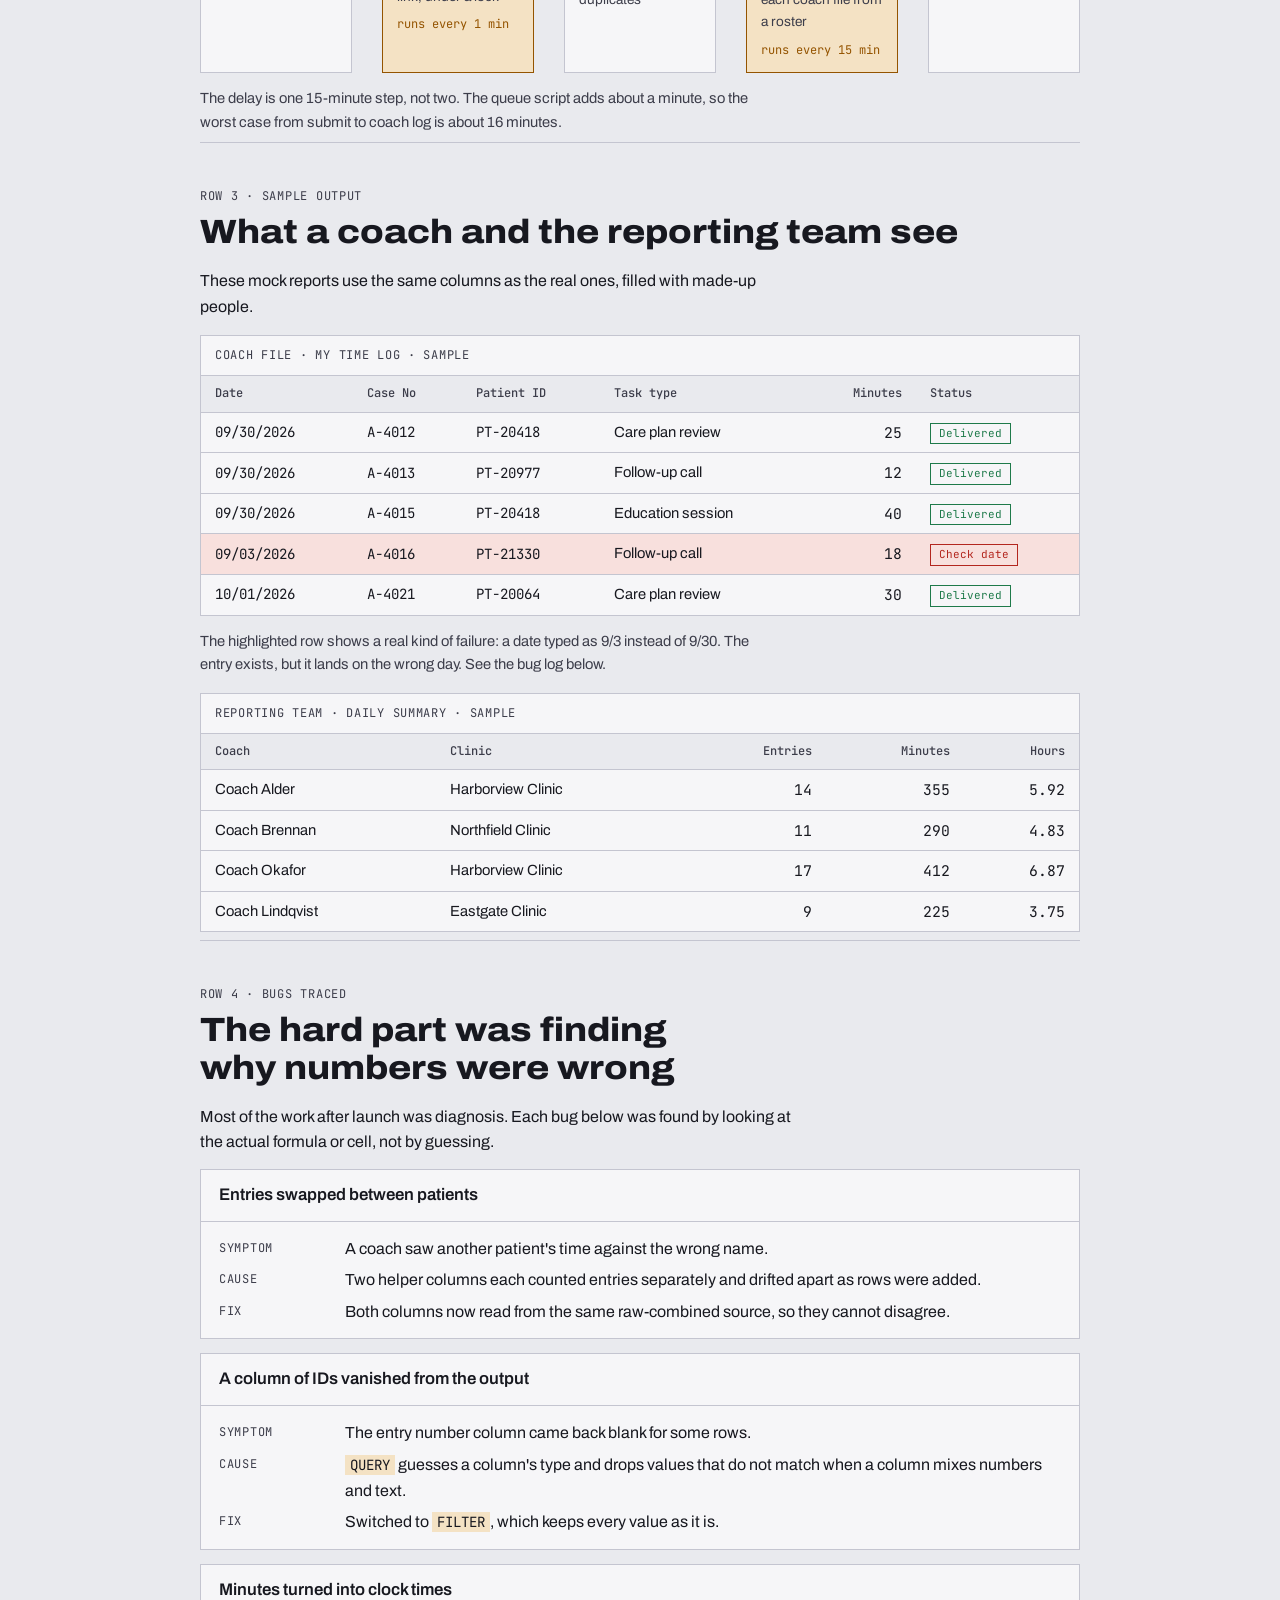
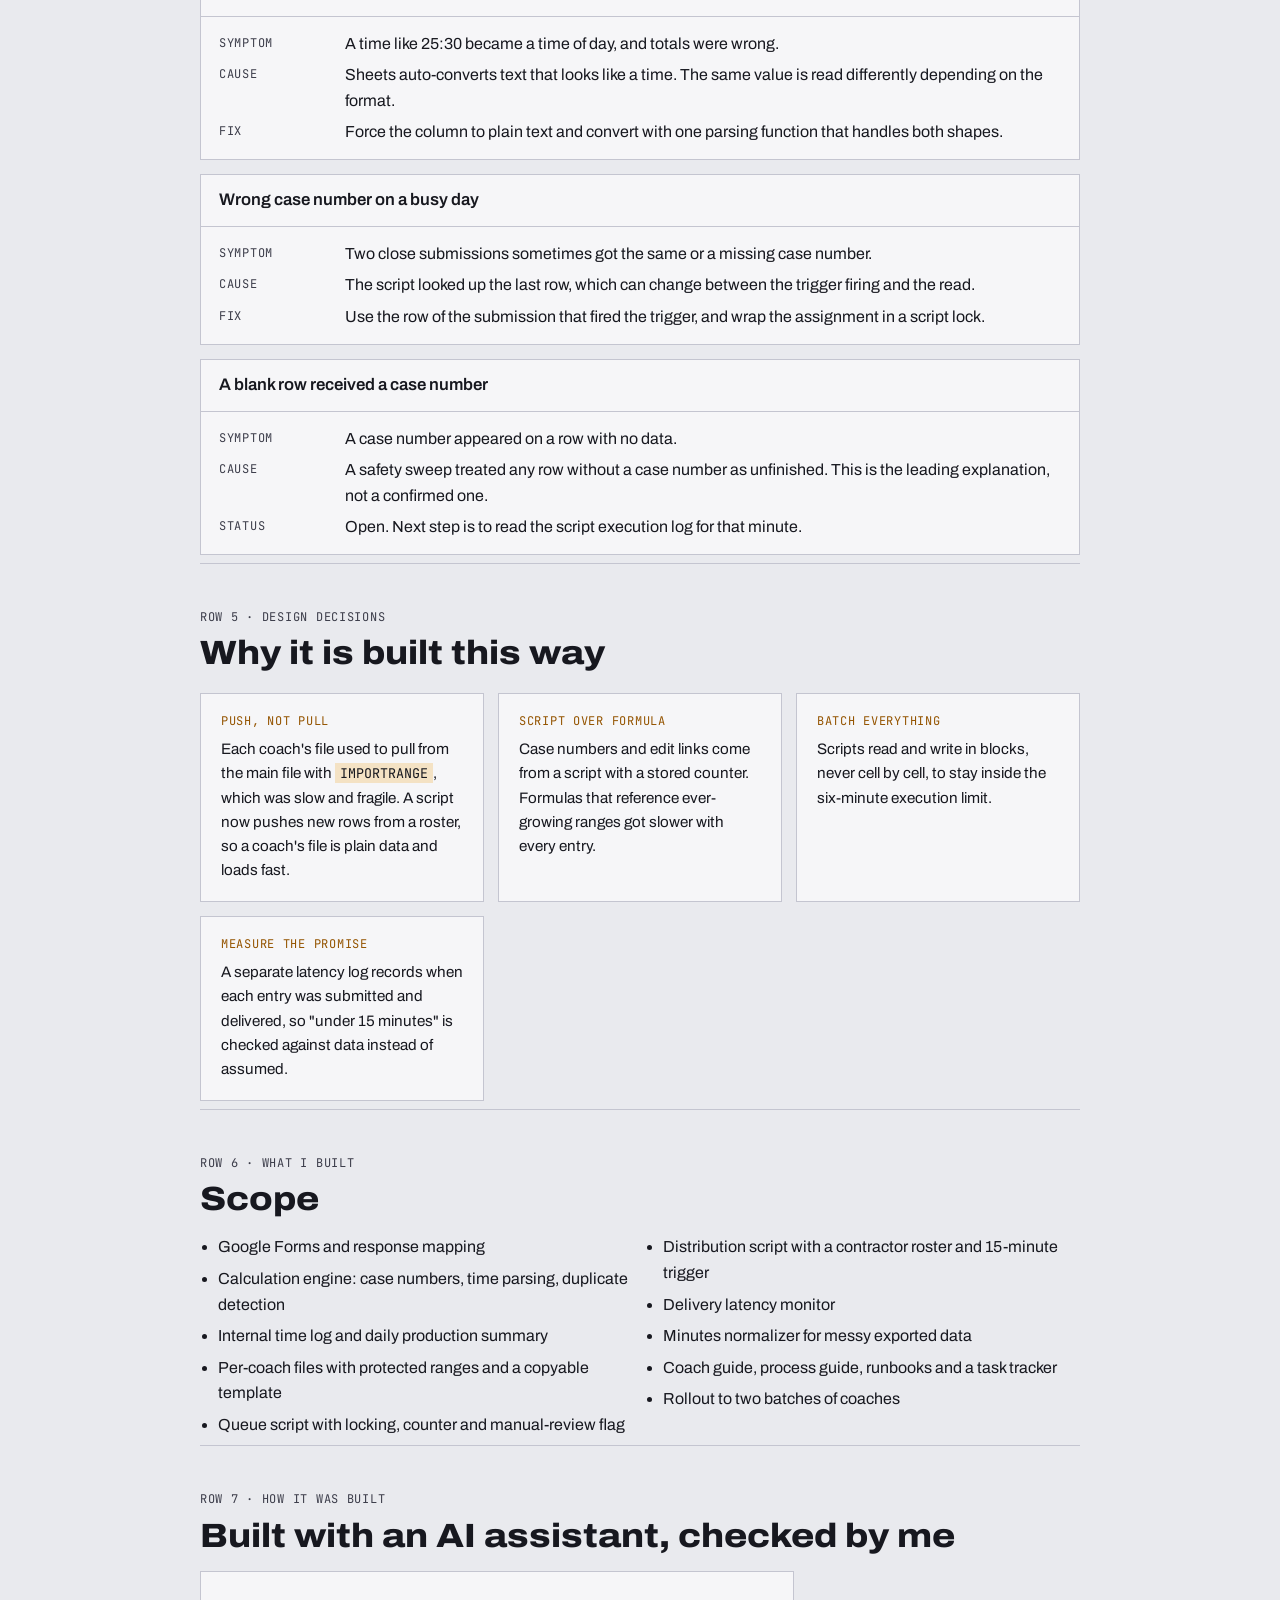
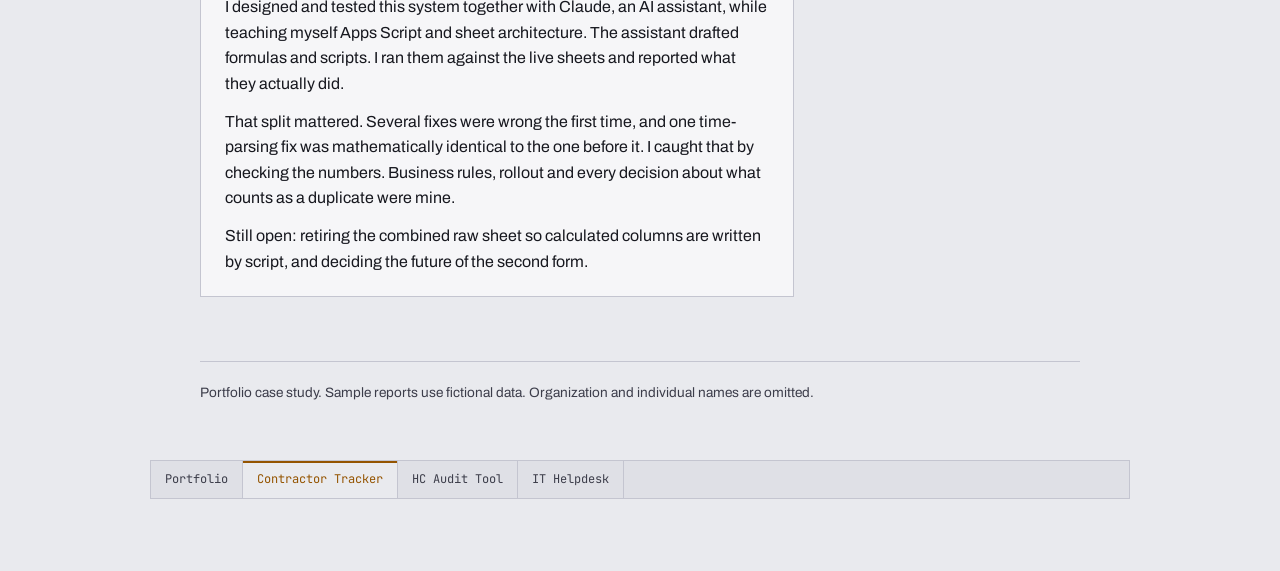
<file: work/contractor-time-log-tracker.html>
<!doctype html><html lang="en"><head><meta charset=utf8><meta name=viewport content="width=device-width,initial-scale=1,viewport-fit=cover"><style>:root{color-scheme:light;box-sizing:border-box;padding-top:env(safe-area-inset-top,0px);padding-bottom:env(safe-area-inset-bottom,0px)}html{scroll-padding-top:env(safe-area-inset-top,0px)}body{margin:0;padding:0;font:14px -apple-system,BlinkMacSystemFont,sans-serif;background:#faf9f5;color:#141413}img{max-width:100%}[hidden]:not([hidden=until-found i]){display:none!important}</style><title>Contractor Time Log Tracker · Case Study · Aldrin Sanes</title>
<!-- META:START  search + link-preview tags (to change the site address, see README) -->
<meta name="description" content="Case study: a form-driven time log system in Google Sheets and Apps Script for about 50 health coaches, with more than 11,000 entries processed.">
<link rel="canonical" href="https://aldrins13.github.io/portfolio/work/contractor-time-log-tracker.html">
<link rel="icon" href="../assets/favicon.svg" type="image/svg+xml">
<link rel="apple-touch-icon" href="../assets/apple-touch-icon.png">
<meta name="theme-color" content="#14151c">
<meta property="og:type" content="website">
<meta property="og:site_name" content="Aldrin Sanes">
<meta property="og:title" content="Contractor Time Log Tracker · Case Study · Aldrin Sanes">
<meta property="og:description" content="Case study: a form-driven time log system in Google Sheets and Apps Script for about 50 health coaches, with more than 11,000 entries processed.">
<meta property="og:url" content="https://aldrins13.github.io/portfolio/work/contractor-time-log-tracker.html">
<meta property="og:image" content="https://aldrins13.github.io/portfolio/assets/og-image.png">
<meta property="og:image:width" content="1200">
<meta property="og:image:height" content="630">
<meta property="og:image:alt" content="Aldrin Sanes portfolio: &quot;I find out why the numbers are wrong.&quot; Data &amp; Reporting Specialist building toward software.">
<meta name="twitter:card" content="summary_large_image">
<!-- META:END -->
</head><body>
<link rel="preconnect" href="https://fonts.googleapis.com">
<link rel="stylesheet" href="https://fonts.googleapis.com/css2?family=Archivo:ital,wdth,wght@0,62..125,100..900;1,62..125,100..900&family=JetBrains+Mono:wght@400;500;600&display=swap">
<style>
/* Layout: one reading column set like a sheet. A column-letter strip (A to H) runs across the hero and each section opens with a row-number gutter label. Boldness lives in the hero only. */
/* Portfolio palette: dark by default, light when the visitor or system asks for it */
:root {
  --bg: #14151c;
  --surface: #1c1d26;
  --fg: #ece8df;
  --muted: #b9b5c6;
  --line: #30313f;
  --accent: #f2a93b;
  --accent-soft: #3a2a12;
  --flag: #ff8a7a;
  --flag-soft: #3a1c18;
  --ok: #6fcf97;
  --c-bg: #14151c;
  --c-panel: #1c1d26;
  --c-panel2: #24252f;
  --c-ink: #ece8df;
  --c-ink2: #b9b5c6;
  --c-muted: #8a879a;
  --c-line: #30313f;
  --c-accent: #f2a93b;
  --font-display: "Archivo", "Helvetica Neue", Arial, sans-serif;
  --font-body: "Archivo", "Helvetica Neue", Arial, sans-serif;
  --font-mono: "JetBrains Mono", ui-monospace, Menlo, Consolas, monospace;
  color-scheme: dark;
}
@media (prefers-color-scheme: light) {
  :root:not([data-theme="dark"]) {
  --bg: #e9eaee;
  --surface: #f6f6f8;
  --fg: #17181f;
  --muted: #3c3d4a;
  --line: #c4c5d0;
  --accent: #945400;
  --accent-soft: #f4e2c4;
  --flag: #b3261e;
  --flag-soft: #f8e0dd;
  --ok: #1e7a4a;
  --c-bg: #e9eaee;
  --c-panel: #f6f6f8;
  --c-panel2: #dfe0e6;
  --c-ink: #17181f;
  --c-ink2: #3c3d4a;
  --c-muted: #5f6070;
  --c-line: #c4c5d0;
  --c-accent: #945400;
  color-scheme: light;
  }
}
:root[data-theme="light"] {
  --bg: #e9eaee;
  --surface: #f6f6f8;
  --fg: #17181f;
  --muted: #3c3d4a;
  --line: #c4c5d0;
  --accent: #945400;
  --accent-soft: #f4e2c4;
  --flag: #b3261e;
  --flag-soft: #f8e0dd;
  --ok: #1e7a4a;
  --c-bg: #e9eaee;
  --c-panel: #f6f6f8;
  --c-panel2: #dfe0e6;
  --c-ink: #17181f;
  --c-ink2: #3c3d4a;
  --c-muted: #5f6070;
  --c-line: #c4c5d0;
  --c-accent: #945400;
  color-scheme: light;
}
*{box-sizing:border-box}
body{background:var(--bg);color:var(--fg);font-family:var(--font-body);font-size:16px;line-height:1.6;padding-inline:16px;padding-block:0 72px}
.wrap{max-width:880px;margin-inline:auto}
h1,h2,h3{font-family:var(--font-display);line-height:1.12;text-wrap:balance;margin:0}
p{margin:0}
a{color:var(--accent)}
:focus-visible{outline:2px solid var(--accent);outline-offset:2px}

/* hero */
.hero{padding-block:56px 40px}
.cols{display:grid;grid-template-columns:repeat(8,1fr);font-family:var(--font-mono);font-size:12px;color:var(--muted);border-block:1px solid var(--line);margin-bottom:36px}
.cols span{padding:5px 8px;border-right:1px solid var(--line)}
.cols span:last-child{border-right:0}
.eyebrow{font-family:var(--font-mono);font-size:13px;letter-spacing:.08em;text-transform:uppercase;color:var(--accent);margin-bottom:14px}
h1{font-size:clamp(2.4rem,7vw,4.2rem);font-weight:700;letter-spacing:-.02em;max-width:14ch}
.lede{font-size:1.2rem;max-width:58ch;margin-top:22px;color:var(--muted)}
.lede strong{color:var(--fg);font-weight:600}
.facts{display:grid;grid-template-columns:repeat(auto-fit,minmax(170px,1fr));gap:12px;margin-top:36px}
.fact{border:1px solid var(--line);background:var(--surface);padding:14px 16px}
.fact b{display:block;font-family:var(--font-display);font-size:1.7rem;font-weight:700;font-variant-numeric:tabular-nums}
.fact span{font-size:.88rem;color:var(--muted)}
.fakebar{margin-top:20px;font-size:.9rem;padding:10px 14px;background:var(--accent-soft);border-left:3px solid var(--accent)}

/* sections */
section{padding-block:44px 8px;border-top:1px solid var(--line)}
.rowno{font-family:var(--font-mono);font-size:12px;color:var(--muted);margin-bottom:8px;letter-spacing:.06em}
h2{font-size:clamp(1.6rem,4vw,2.1rem);font-weight:600;margin-bottom:16px}
h3{font-size:1.15rem;font-weight:600;margin-bottom:6px}
.prose{max-width:66ch}
.prose p+p{margin-top:12px}
.two{display:grid;grid-template-columns:1fr 1fr;gap:20px;margin-top:20px}
.two>div{min-width:0}
.box{border:1px solid var(--line);background:var(--surface);padding:18px 20px}
.box h3{margin-bottom:8px}
.box ul{margin:0;padding-left:18px}
.box li+li{margin-top:4px}
.tag{font-family:var(--font-mono);font-size:12px;letter-spacing:.06em;text-transform:uppercase}
.tag.bad{color:var(--flag)}
.tag.good{color:var(--ok)}

/* pipeline */
.flow{display:flex;flex-wrap:wrap;gap:10px;align-items:stretch;margin-top:22px}
.node{flex:1 1 150px;min-width:0;border:1px solid var(--line);background:var(--surface);padding:12px 14px;position:relative}
.node b{display:block;font-family:var(--font-display);font-size:1rem}
.node small{display:block;color:var(--muted);font-size:.85rem;margin-top:2px}
.node .clock{font-family:var(--font-mono);font-size:12px;color:var(--accent);margin-top:8px;display:block}
.node.hot{border-color:var(--accent);background:var(--accent-soft)}
.arrow{align-self:center;font-family:var(--font-mono);color:var(--muted)}
.note{font-size:.92rem;color:var(--muted);margin-top:14px;max-width:70ch}

/* tables */
.tablewrap{overflow-x:auto;border:1px solid var(--line);background:var(--surface);margin-top:16px}
table{border-collapse:collapse;width:100%;min-width:560px;font-size:.92rem}
caption{caption-side:top;text-align:left;font-family:var(--font-mono);font-size:12px;letter-spacing:.06em;text-transform:uppercase;color:var(--muted);padding:10px 14px;border-bottom:1px solid var(--line)}
th,td{text-align:left;padding:8px 14px;border-bottom:1px solid var(--line);white-space:nowrap}
th{font-family:var(--font-mono);font-size:12px;font-weight:500;color:var(--muted);background:var(--bg)}
td.num,th.num{text-align:right;font-variant-numeric:tabular-nums;font-family:var(--font-mono)}
td.mono{font-family:var(--font-mono);font-size:.88rem}
tr:last-child td{border-bottom:0}
tr.flagrow td{background:var(--flag-soft)}
.pill{display:inline-block;font-family:var(--font-mono);font-size:11px;padding:1px 8px;border:1px solid currentColor}
.pill.ok{color:var(--ok)}
.pill.warn{color:var(--flag)}

/* bugs */
.bug{border:1px solid var(--line);background:var(--surface);margin-top:14px}
.bug header{padding:12px 18px;border-bottom:1px solid var(--line);font-family:var(--font-display);font-weight:600;font-size:1.05rem}
.bug dl{margin:0;display:grid;grid-template-columns:110px 1fr;gap:6px 16px;padding:14px 18px}
.bug dt{font-family:var(--font-mono);font-size:12px;letter-spacing:.06em;text-transform:uppercase;color:var(--muted);padding-top:3px}
.bug dd{margin:0;min-width:0}
code{font-family:var(--font-mono);font-size:.88em;background:var(--accent-soft);padding:1px 5px}

/* decisions */
.decisions{display:grid;grid-template-columns:repeat(auto-fit,minmax(250px,1fr));gap:14px;margin-top:20px}
.decisions .box p{font-size:.95rem}
.decisions .box .tag{display:block;margin-bottom:6px;color:var(--accent)}

.built{columns:2;column-gap:28px;margin:16px 0 0;padding-left:18px;max-width:none}
.built li{break-inside:avoid;margin-bottom:6px}

.honest{background:var(--surface);border:1px solid var(--line);padding:22px 24px;margin-top:8px}
.honest p+p{margin-top:12px}
footer{margin-top:56px;padding-top:20px;border-top:1px solid var(--line);font-size:.85rem;color:var(--muted)}

@media (max-width:640px){
  .hero{padding-block:36px 28px}
  .cols span:nth-child(n+5){display:none}
  .cols{grid-template-columns:repeat(4,1fr)}
  .two{grid-template-columns:1fr}
  .arrow{display:none}
  .bug dl{grid-template-columns:1fr;gap:2px}
  .bug dt{padding-top:10px}
  .built{columns:1}
}
@media (prefers-reduced-motion:reduce){*{animation:none!important;transition:none!important}}
</style>
<link rel="stylesheet" href="../css/case.css">
<header class="site-top">
  <div class="site-top-inner">
    <a class="site-brand" href="../index.html"><span class="cell">A1</span>Aldrin Sanes</a>
    <span class="site-crumb">/ Case files / Contractor Time Log Tracker</span>
    <nav class="site-nav" aria-label="Main">
      <a href="../index.html#work">Work</a>
      <a href="../about.html">About</a>
      <a href="../index.html#log">Learning</a>
      <a href="../resume.html">Resume</a>
      <a href="../index.html#contact">Contact</a>
    </nav>
    <button class="theme-btn" id="theme-toggle" type="button" aria-label="Switch color theme">◐ Theme</button>
  </div>
</header>


<div class="wrap">
  <div class="hero">
    <div class="cols" aria-hidden="true"><span>A</span><span>B</span><span>C</span><span>D</span><span>E</span><span>F</span><span>G</span><span>H</span></div>
    <p class="eyebrow">Case study · Google Sheets + Apps Script</p>
    <h1>Contractor Time Log Tracker</h1>
    <p class="lede">I replaced a manual spreadsheet that health coaches used to log patient time with a form-driven system. Each coach now gets their own live time log, and the reporting team gets <strong>one clean daily summary</strong> instead of hand-merged tabs.</p>
    <div class="facts">
      <div class="fact"><b>~50</b><span>health coaches on the system</span></div>
      <div class="fact"><b>11,000+</b><span>form entries processed</span></div>
      <div class="fact"><b>~16 min</b><span>worst-case entry to coach log</span></div>
      <div class="fact"><b>0</b><span>real people or patients on this page</span></div>
    </div>
    <p class="fakebar">Every coach, patient ID, clinic and number inside the sample reports below is invented. Only the aggregate figures above come from the real system.</p>
  </div>

  <section>
    <p class="rowno">ROW 1 · THE PROBLEM</p>
    <h2>A tracker that broke when people used it</h2>
    <div class="prose">
      <p>Health coaches log the time they spend on each patient task. The old process was a shared spreadsheet filled in by hand. Entries were retyped, totals were merged by copy and paste, and nobody could say why two reports disagreed.</p>
      <p>The reporting team needed a daily production summary they could trust. Coaches needed to see their own entries without waiting for anyone.</p>
    </div>
    <div class="two">
      <div class="box">
        <p class="tag bad">Before</p>
        <ul>
          <li>Manual entry and manual merging</li>
          <li>Duplicate and missing patient entries</li>
          <li>Totals that changed depending on who built them</li>
          <li>No audit trail for edits</li>
        </ul>
      </div>
      <div class="box">
        <p class="tag good">After</p>
        <ul>
          <li>One form per entry, with an automatic case number</li>
          <li>Duplicate detection built into the calculation layer</li>
          <li>Each coach has a private, auto-updating log and totals tab</li>
          <li>A daily summary produced from one source</li>
        </ul>
      </div>
    </div>
  </section>

  <section>
    <p class="rowno">ROW 2 · HOW IT WORKS</p>
    <h2>One entry, five hops</h2>
    <div class="prose"><p>A coach submits a Google Form. A script stamps it with a case number and an edit link. A calculation sheet cleans it. A second script pushes it into that coach's own file.</p></div>
    <div class="flow" role="list">
      <div class="node" role="listitem"><b>Google Form</b><small>Coach logs patient, task and minutes</small></div>
      <span class="arrow" aria-hidden="true">→</span>
      <div class="node hot" role="listitem"><b>Queue script</b><small>Assigns case number and edit link, under a lock</small><span class="clock">runs every 1 min</span></div>
      <span class="arrow" aria-hidden="true">→</span>
      <div class="node" role="listitem"><b>Calculation sheet</b><small>Cleans times, flags duplicates</small></div>
      <span class="arrow" aria-hidden="true">→</span>
      <div class="node hot" role="listitem"><b>Distribution script</b><small>Pushes new rows to each coach file from a roster</small><span class="clock">runs every 15 min</span></div>
      <span class="arrow" aria-hidden="true">→</span>
      <div class="node" role="listitem"><b>Coach files</b><small>My Time Log, My Totals, Task Types</small></div>
    </div>
    <p class="note">The delay is one 15-minute step, not two. The queue script adds about a minute, so the worst case from submit to coach log is about 16 minutes.</p>
  </section>

  <section>
    <p class="rowno">ROW 3 · SAMPLE OUTPUT</p>
    <h2>What a coach and the reporting team see</h2>
    <div class="prose"><p>These mock reports use the same columns as the real ones, filled with made-up people.</p></div>

    <div class="tablewrap">
      <table>
        <caption>Coach file · My Time Log · sample</caption>
        <thead><tr><th>Date</th><th>Case No</th><th>Patient ID</th><th>Task type</th><th class="num">Minutes</th><th>Status</th></tr></thead>
        <tbody>
          <tr><td class="mono">09/30/2026</td><td class="mono">A-4012</td><td class="mono">PT-20418</td><td>Care plan review</td><td class="num">25</td><td><span class="pill ok">Delivered</span></td></tr>
          <tr><td class="mono">09/30/2026</td><td class="mono">A-4013</td><td class="mono">PT-20977</td><td>Follow-up call</td><td class="num">12</td><td><span class="pill ok">Delivered</span></td></tr>
          <tr><td class="mono">09/30/2026</td><td class="mono">A-4015</td><td class="mono">PT-20418</td><td>Education session</td><td class="num">40</td><td><span class="pill ok">Delivered</span></td></tr>
          <tr class="flagrow"><td class="mono">09/03/2026</td><td class="mono">A-4016</td><td class="mono">PT-21330</td><td>Follow-up call</td><td class="num">18</td><td><span class="pill warn">Check date</span></td></tr>
          <tr><td class="mono">10/01/2026</td><td class="mono">A-4021</td><td class="mono">PT-20064</td><td>Care plan review</td><td class="num">30</td><td><span class="pill ok">Delivered</span></td></tr>
        </tbody>
      </table>
    </div>
    <p class="note">The highlighted row shows a real kind of failure: a date typed as 9/3 instead of 9/30. The entry exists, but it lands on the wrong day. See the bug log below.</p>

    <div class="tablewrap">
      <table>
        <caption>Reporting team · Daily Summary · sample</caption>
        <thead><tr><th>Coach</th><th>Clinic</th><th class="num">Entries</th><th class="num">Minutes</th><th class="num">Hours</th></tr></thead>
        <tbody>
          <tr><td>Coach Alder</td><td>Harborview Clinic</td><td class="num">14</td><td class="num">355</td><td class="num">5.92</td></tr>
          <tr><td>Coach Brennan</td><td>Northfield Clinic</td><td class="num">11</td><td class="num">290</td><td class="num">4.83</td></tr>
          <tr><td>Coach Okafor</td><td>Harborview Clinic</td><td class="num">17</td><td class="num">412</td><td class="num">6.87</td></tr>
          <tr><td>Coach Lindqvist</td><td>Eastgate Clinic</td><td class="num">9</td><td class="num">225</td><td class="num">3.75</td></tr>
        </tbody>
      </table>
    </div>
  </section>

  <section>
    <p class="rowno">ROW 4 · BUGS TRACED</p>
    <h2>The hard part was finding why numbers were wrong</h2>
    <div class="prose"><p>Most of the work after launch was diagnosis. Each bug below was found by looking at the actual formula or cell, not by guessing.</p></div>

    <div class="bug">
      <header>Entries swapped between patients</header>
      <dl>
        <dt>Symptom</dt><dd>A coach saw another patient's time against the wrong name.</dd>
        <dt>Cause</dt><dd>Two helper columns each counted entries separately and drifted apart as rows were added.</dd>
        <dt>Fix</dt><dd>Both columns now read from the same raw-combined source, so they cannot disagree.</dd>
      </dl>
    </div>
    <div class="bug">
      <header>A column of IDs vanished from the output</header>
      <dl>
        <dt>Symptom</dt><dd>The entry number column came back blank for some rows.</dd>
        <dt>Cause</dt><dd><code>QUERY</code> guesses a column's type and drops values that do not match when a column mixes numbers and text.</dd>
        <dt>Fix</dt><dd>Switched to <code>FILTER</code>, which keeps every value as it is.</dd>
      </dl>
    </div>
    <div class="bug">
      <header>Minutes turned into clock times</header>
      <dl>
        <dt>Symptom</dt><dd>A time like 25:30 became a time of day, and totals were wrong.</dd>
        <dt>Cause</dt><dd>Sheets auto-converts text that looks like a time. The same value is read differently depending on the format.</dd>
        <dt>Fix</dt><dd>Force the column to plain text and convert with one parsing function that handles both shapes.</dd>
      </dl>
    </div>
    <div class="bug">
      <header>Wrong case number on a busy day</header>
      <dl>
        <dt>Symptom</dt><dd>Two close submissions sometimes got the same or a missing case number.</dd>
        <dt>Cause</dt><dd>The script looked up the last row, which can change between the trigger firing and the read.</dd>
        <dt>Fix</dt><dd>Use the row of the submission that fired the trigger, and wrap the assignment in a script lock.</dd>
      </dl>
    </div>
    <div class="bug">
      <header>A blank row received a case number</header>
      <dl>
        <dt>Symptom</dt><dd>A case number appeared on a row with no data.</dd>
        <dt>Cause</dt><dd>A safety sweep treated any row without a case number as unfinished. This is the leading explanation, not a confirmed one.</dd>
        <dt>Status</dt><dd>Open. Next step is to read the script execution log for that minute.</dd>
      </dl>
    </div>
  </section>

  <section>
    <p class="rowno">ROW 5 · DESIGN DECISIONS</p>
    <h2>Why it is built this way</h2>
    <div class="decisions">
      <div class="box"><span class="tag">Push, not pull</span><p>Each coach's file used to pull from the main file with <code>IMPORTRANGE</code>, which was slow and fragile. A script now pushes new rows from a roster, so a coach's file is plain data and loads fast.</p></div>
      <div class="box"><span class="tag">Script over formula</span><p>Case numbers and edit links come from a script with a stored counter. Formulas that reference ever-growing ranges got slower with every entry.</p></div>
      <div class="box"><span class="tag">Batch everything</span><p>Scripts read and write in blocks, never cell by cell, to stay inside the six-minute execution limit.</p></div>
      <div class="box"><span class="tag">Measure the promise</span><p>A separate latency log records when each entry was submitted and delivered, so "under 15 minutes" is checked against data instead of assumed.</p></div>
    </div>
  </section>

  <section>
    <p class="rowno">ROW 6 · WHAT I BUILT</p>
    <h2>Scope</h2>
    <ul class="built">
      <li>Google Forms and response mapping</li>
      <li>Calculation engine: case numbers, time parsing, duplicate detection</li>
      <li>Internal time log and daily production summary</li>
      <li>Per-coach files with protected ranges and a copyable template</li>
      <li>Queue script with locking, counter and manual-review flag</li>
      <li>Distribution script with a contractor roster and 15-minute trigger</li>
      <li>Delivery latency monitor</li>
      <li>Minutes normalizer for messy exported data</li>
      <li>Coach guide, process guide, runbooks and a task tracker</li>
      <li>Rollout to two batches of coaches</li>
    </ul>
  </section>

  <section>
    <p class="rowno">ROW 7 · HOW IT WAS BUILT</p>
    <h2>Built with an AI assistant, checked by me</h2>
    <div class="honest prose">
      <p>I designed and tested this system together with Claude, an AI assistant, while teaching myself Apps Script and sheet architecture. The assistant drafted formulas and scripts. I ran them against the live sheets and reported what they actually did.</p>
      <p>That split mattered. Several fixes were wrong the first time, and one time-parsing fix was mathematically identical to the one before it. I caught that by checking the numbers. Business rules, rollout and every decision about what counts as a duplicate were mine.</p>
      <p>Still open: retiring the combined raw sheet so calculated columns are written by script, and deciding the future of the second form.</p>
    </div>
  </section>

  <footer>Portfolio case study. Sample reports use fictional data. Organization and individual names are omitted.</footer>
</div>

<nav class="sheet-tabs" aria-label="Case files">
  <a href="../index.html">Portfolio</a>
  <a href="contractor-time-log-tracker.html" aria-current="page">Contractor Tracker</a>
  <a href="hc-time-log-audit-tool.html">HC Audit Tool</a>
  <a href="it-helpdesk-dashboard.html">IT Helpdesk</a>
</nav>
<script src="../js/main.js"></script>
</body></html>
</file>
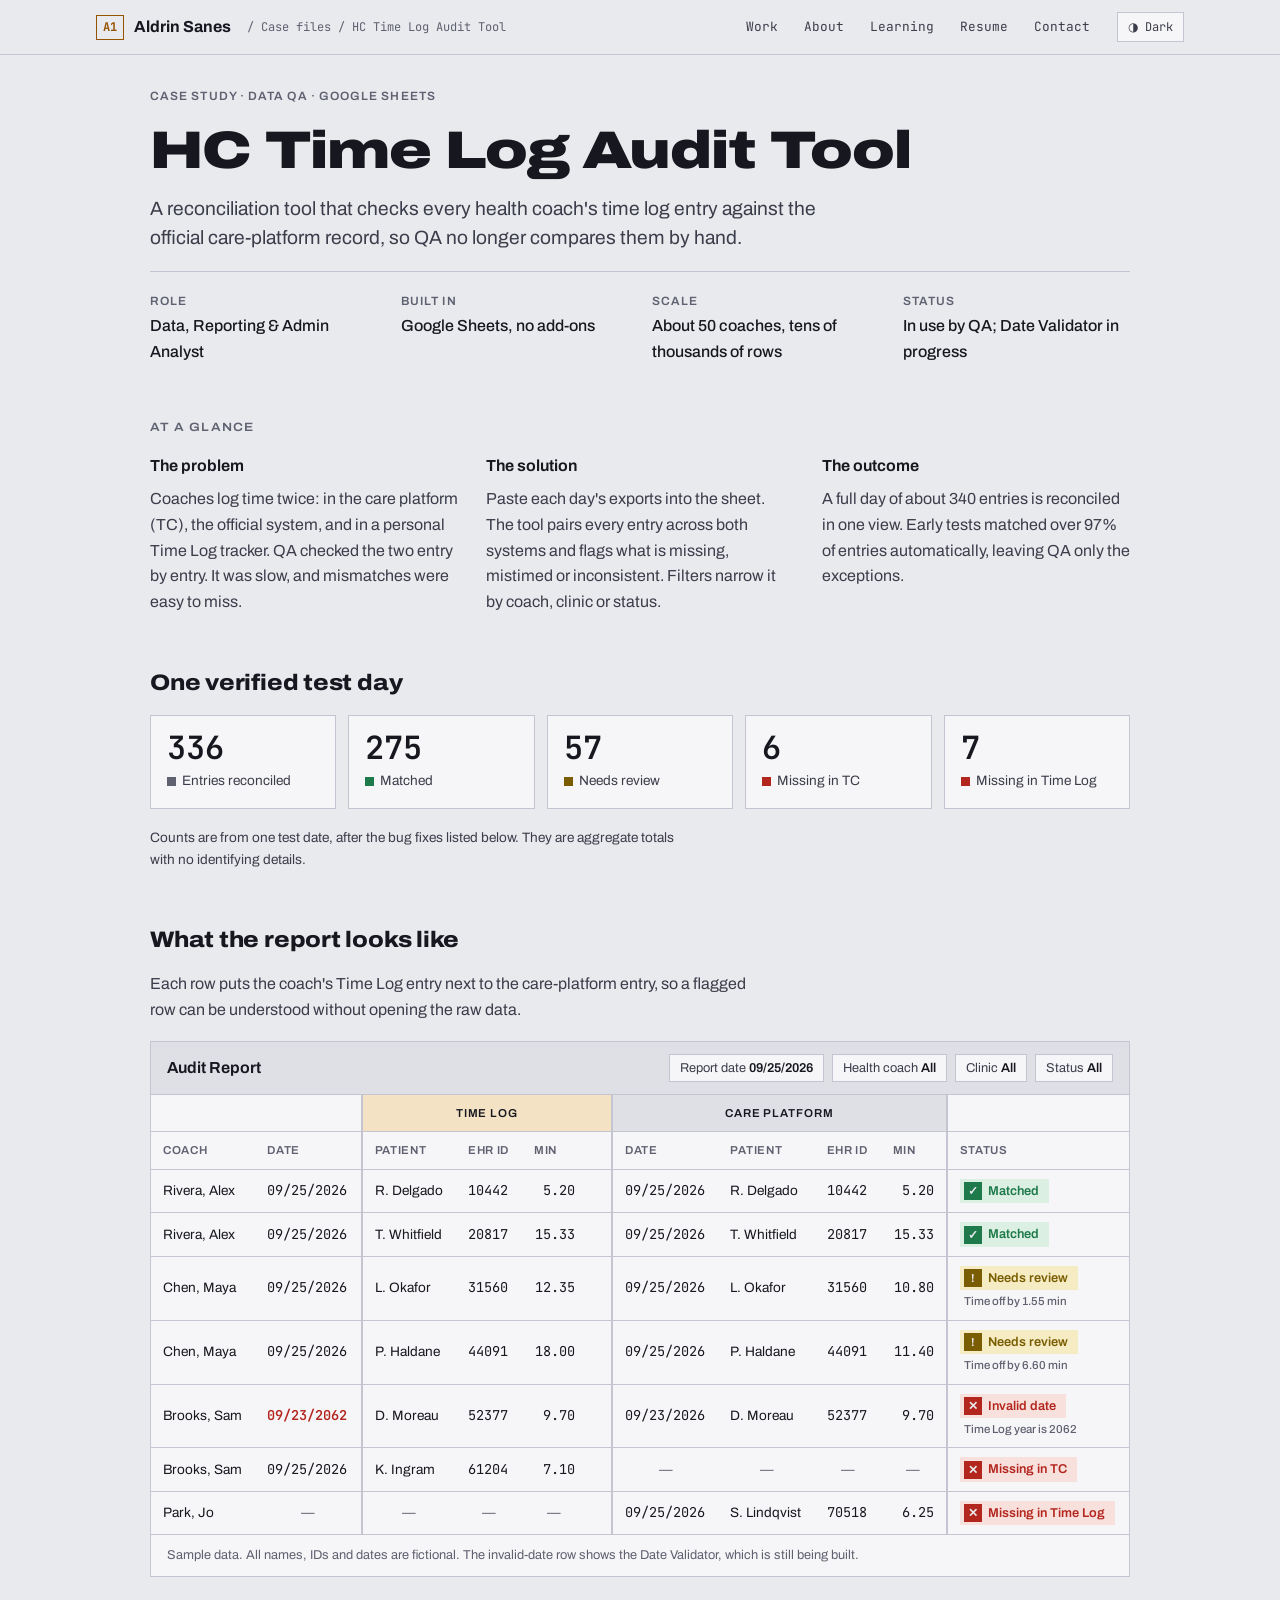
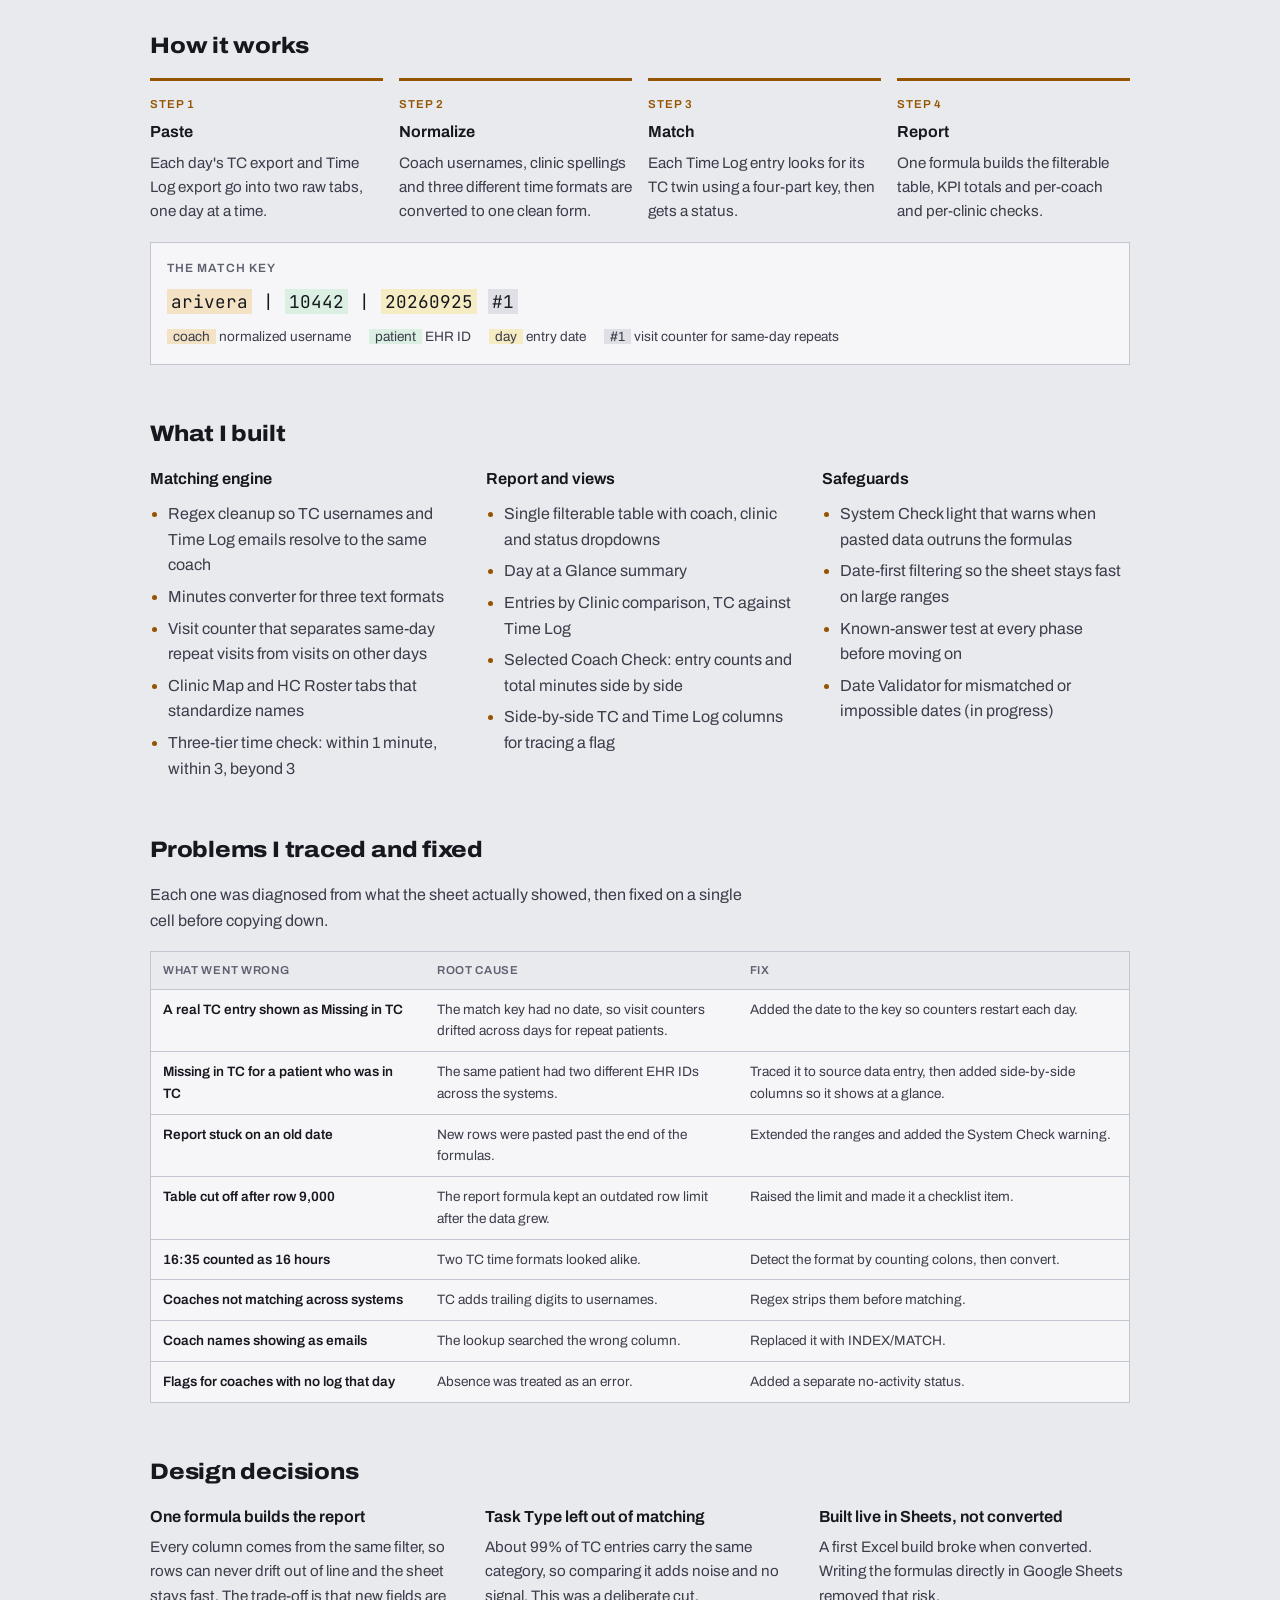
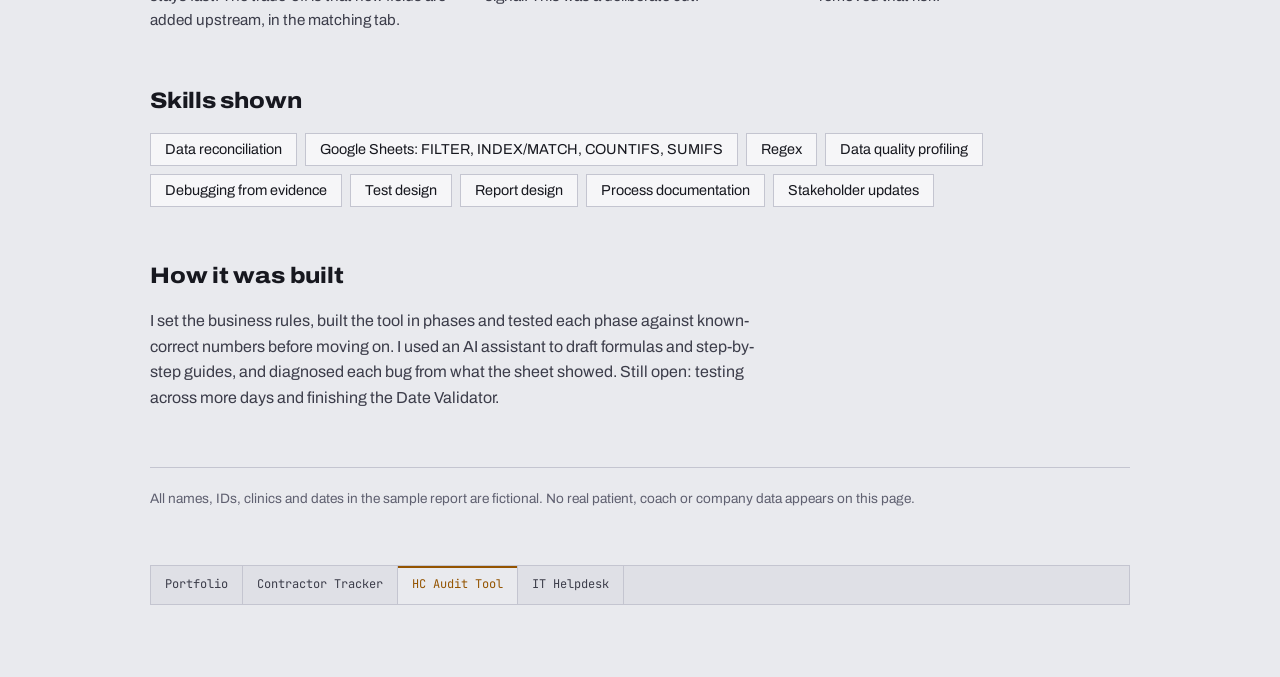
<file: work/hc-time-log-audit-tool.html>
<!doctype html><html lang="en"><head><meta charset=utf8><meta name=viewport content="width=device-width,initial-scale=1,viewport-fit=cover"><style>:root{color-scheme:light;box-sizing:border-box;padding-top:env(safe-area-inset-top,0px);padding-bottom:env(safe-area-inset-bottom,0px)}html{scroll-padding-top:env(safe-area-inset-top,0px)}body{margin:0;padding:0;font:14px -apple-system,BlinkMacSystemFont,sans-serif;background:#faf9f5;color:#141413}img{max-width:100%}[hidden]:not([hidden=until-found i]){display:none!important}</style><title>HC Time Log Audit Tool · Case Study · Aldrin Sanes</title>
<!-- META:START  search + link-preview tags (to change the site address, see README) -->
<meta name="description" content="Case study: a Google Sheets audit tool that reconciles health coach time logs against the official record and flags only the exceptions.">
<link rel="canonical" href="https://aldrins13.github.io/portfolio/work/hc-time-log-audit-tool.html">
<link rel="icon" href="../assets/favicon.svg" type="image/svg+xml">
<link rel="apple-touch-icon" href="../assets/apple-touch-icon.png">
<meta name="theme-color" content="#14151c">
<meta property="og:type" content="website">
<meta property="og:site_name" content="Aldrin Sanes">
<meta property="og:title" content="HC Time Log Audit Tool · Case Study · Aldrin Sanes">
<meta property="og:description" content="Case study: a Google Sheets audit tool that reconciles health coach time logs against the official record and flags only the exceptions.">
<meta property="og:url" content="https://aldrins13.github.io/portfolio/work/hc-time-log-audit-tool.html">
<meta property="og:image" content="https://aldrins13.github.io/portfolio/assets/og-image.png">
<meta property="og:image:width" content="1200">
<meta property="og:image:height" content="630">
<meta property="og:image:alt" content="Aldrin Sanes portfolio: &quot;I find out why the numbers are wrong.&quot; Data &amp; Reporting Specialist building toward software.">
<meta name="twitter:card" content="summary_large_image">
<!-- META:END -->
</head><body>
<link rel="preconnect" href="https://fonts.googleapis.com">
<link rel="preconnect" href="https://fonts.gstatic.com" crossorigin>
<link rel="stylesheet" href="https://fonts.googleapis.com/css2?family=Archivo:ital,wdth,wght@0,62..125,100..900;1,62..125,100..900&family=JetBrains+Mono:wght@400;500;600&display=swap">
<style>
/* Layout: one reading column; the mock report is the single framed exhibit.
   Palette: cool paper + ink, one blue accent, separate semantic status colors.
   Type: Archivo for words, JetBrains Mono for data and keys (shared portfolio type). */
/* Portfolio palette: dark by default, light when the visitor or system asks for it */
:root {
  --bg: #14151c;
  --surface: #1c1d26;
  --ink: #ece8df;
  --ink2: #b9b5c6;
  --muted: #8a879a;
  --line: #30313f;
  --accent: #f2a93b;
  --accent-soft: #3a2a12;
  --good: #6fcf97;
  --good-bg: #173326;
  --warn: #e8c547;
  --warn-bg: #3a3212;
  --bad: #ff8a7a;
  --bad-bg: #3a1c18;
  --head-bg: #24252f;
  --c-bg: #14151c;
  --c-panel: #1c1d26;
  --c-panel2: #24252f;
  --c-ink: #ece8df;
  --c-ink2: #b9b5c6;
  --c-muted: #8a879a;
  --c-line: #30313f;
  --c-accent: #f2a93b;
  --font-ui: "Archivo", "Helvetica Neue", Arial, sans-serif;
  --font-data: "JetBrains Mono", ui-monospace, Menlo, Consolas, monospace;
  color-scheme: dark;
}
@media (prefers-color-scheme: light) {
  :root:not([data-theme="dark"]) {
  --bg: #e9eaee;
  --surface: #f6f6f8;
  --ink: #17181f;
  --ink2: #3c3d4a;
  --muted: #5f6070;
  --line: #c4c5d0;
  --accent: #945400;
  --accent-soft: #f4e2c4;
  --good: #1e7a4a;
  --good-bg: #dbefe2;
  --warn: #7a5d00;
  --warn-bg: #f5ecc4;
  --bad: #b3261e;
  --bad-bg: #f8e0dd;
  --head-bg: #dfe0e6;
  --c-bg: #e9eaee;
  --c-panel: #f6f6f8;
  --c-panel2: #dfe0e6;
  --c-ink: #17181f;
  --c-ink2: #3c3d4a;
  --c-muted: #5f6070;
  --c-line: #c4c5d0;
  --c-accent: #945400;
  color-scheme: light;
  }
}
:root[data-theme="light"] {
  --bg: #e9eaee;
  --surface: #f6f6f8;
  --ink: #17181f;
  --ink2: #3c3d4a;
  --muted: #5f6070;
  --line: #c4c5d0;
  --accent: #945400;
  --accent-soft: #f4e2c4;
  --good: #1e7a4a;
  --good-bg: #dbefe2;
  --warn: #7a5d00;
  --warn-bg: #f5ecc4;
  --bad: #b3261e;
  --bad-bg: #f8e0dd;
  --head-bg: #dfe0e6;
  --c-bg: #e9eaee;
  --c-panel: #f6f6f8;
  --c-panel2: #dfe0e6;
  --c-ink: #17181f;
  --c-ink2: #3c3d4a;
  --c-muted: #5f6070;
  --c-line: #c4c5d0;
  --c-accent: #945400;
  color-scheme: light;
}
* { box-sizing: border-box; }
body {
  background: var(--bg); color: var(--ink);
  font-family: var(--font-ui); font-size: 16px; line-height: 1.6;
  padding-inline: 16px; padding-block: 40px 72px;
}
.wrap { max-width: 980px; margin-inline: auto; display: flex; flex-direction: column; gap: 56px; }
h1, h2, h3, p, ul, ol, dl { margin: 0; }
h1 { font-size: clamp(2.1rem, 6vw, 3.3rem); line-height: 1.05; font-weight: 700; letter-spacing: -0.02em; text-wrap: balance; }
h2 { font-size: 1.4rem; line-height: 1.2; font-weight: 650; letter-spacing: -0.01em; text-wrap: balance; }
h3 { font-size: 1rem; font-weight: 650; }
.label { font-size: 0.75rem; font-weight: 600; letter-spacing: 0.09em; text-transform: uppercase; color: var(--muted); }
.lede { font-size: 1.2rem; line-height: 1.5; color: var(--ink2); max-width: 62ch; }
.sec { display: flex; flex-direction: column; gap: 18px; min-width: 0; }
.sec > p { max-width: 68ch; color: var(--ink2); }
code, .mono { font-family: var(--font-data); font-size: 0.88em; }

/* header */
.head { display: flex; flex-direction: column; gap: 18px; }
.meta { display: grid; grid-template-columns: repeat(auto-fit, minmax(180px, 1fr)); gap: 16px 24px; padding-top: 20px; border-top: 1px solid var(--line); }
.meta div { display: flex; flex-direction: column; gap: 2px; min-width: 0; }
.meta dd { margin: 0; font-weight: 500; }

/* three-up summary */
.trio { display: grid; grid-template-columns: repeat(auto-fit, minmax(240px, 1fr)); gap: 28px; }
.trio > div { display: flex; flex-direction: column; gap: 8px; min-width: 0; }
.trio p { color: var(--ink2); }

/* KPI tiles */
.kpis { display: grid; grid-template-columns: repeat(auto-fit, minmax(150px, 1fr)); gap: 12px; }
.kpi { background: var(--surface); border: 1px solid var(--line); border-radius: 6px; padding: 16px; display: flex; flex-direction: column; gap: 6px; min-width: 0; }
.kpi .n { font-family: var(--font-data); font-size: 2rem; font-weight: 600; line-height: 1; font-variant-numeric: tabular-nums; }
.kpi .t { font-size: 0.85rem; color: var(--ink2); display: flex; align-items: center; gap: 6px; }
.dot { width: 9px; height: 9px; border-radius: 50%; flex: none; }
.dot.good { background: var(--good); } .dot.warn { background: var(--warn); } .dot.bad { background: var(--bad); } .dot.neutral { background: var(--muted); }
.note { font-size: 0.85rem; color: var(--muted); }

/* mock report exhibit */
.exhibit { background: var(--surface); border: 1px solid var(--line); border-radius: 8px; overflow: hidden; }
.exhibit-bar { display: flex; flex-wrap: wrap; gap: 8px 20px; align-items: center; justify-content: space-between; padding: 12px 16px; border-bottom: 1px solid var(--line); background: var(--head-bg); }
.exhibit-bar .title { font-weight: 650; }
.filters { display: flex; flex-wrap: wrap; gap: 8px; }
.filter { font-size: 0.8rem; border: 1px solid var(--line); background: var(--surface); border-radius: 4px; padding: 3px 10px; color: var(--ink2); }
.filter b { color: var(--ink); font-weight: 600; }
.scroll { overflow-x: auto; }
table { border-collapse: collapse; width: 100%; min-width: 860px; font-size: 0.85rem; }
th, td { padding: 9px 12px; text-align: left; border-bottom: 1px solid var(--line); white-space: nowrap; }
thead th { font-size: 0.72rem; font-weight: 600; letter-spacing: 0.06em; text-transform: uppercase; color: var(--muted); background: var(--surface); }
thead tr.groups th { text-align: center; color: var(--ink); letter-spacing: 0.08em; border-bottom: 1px solid var(--line); }
.g-tl { background: var(--accent-soft); }
.g-tc { background: var(--head-bg); }
td.d { font-family: var(--font-data); font-variant-numeric: tabular-nums; }
td.num { text-align: right; }
td.sep, th.sep { border-left: 2px solid var(--line); }
td.dim { color: var(--muted); text-align: center; }
tbody tr:last-child td { border-bottom: 0; }
td.flag { color: var(--bad); font-weight: 600; }
.pill { display: inline-flex; align-items: center; gap: 6px; font-weight: 600; font-size: 0.8rem; border-radius: 999px; padding: 2px 10px 2px 4px; }
.pill i { font-style: normal; width: 18px; height: 18px; border-radius: 50%; display: inline-grid; place-items: center; font-size: 0.72rem; font-weight: 700; color: #fff; }
.pill.good { background: var(--good-bg); color: var(--good); } .pill.good i { background: var(--good); }
.pill.warn { background: var(--warn-bg); color: var(--warn); } .pill.warn i { background: var(--warn); }
.pill.bad { background: var(--bad-bg); color: var(--bad); } .pill.bad i { background: var(--bad); }
:root[data-theme="dark"] .pill i { color: #0E141B; }
@media (prefers-color-scheme: dark) { :root:not([data-theme="light"]) .pill i { color: #0E141B; } }
.sub { display: block; font-size: 0.72rem; font-weight: 500; color: var(--muted); margin-top: 2px; padding-left: 4px; }
.exhibit-foot { padding: 10px 16px; border-top: 1px solid var(--line); font-size: 0.8rem; color: var(--muted); }

/* pipeline */
.steps { list-style: none; padding: 0; display: grid; grid-template-columns: repeat(auto-fit, minmax(200px, 1fr)); gap: 16px; counter-reset: s; }
.steps li { counter-increment: s; display: flex; flex-direction: column; gap: 6px; padding-top: 14px; border-top: 3px solid var(--accent); min-width: 0; }
.steps li::before { content: "Step " counter(s); font-size: 0.72rem; font-weight: 600; letter-spacing: 0.09em; text-transform: uppercase; color: var(--accent); }
.steps p { color: var(--ink2); font-size: 0.95rem; }
.key { background: var(--surface); border: 1px solid var(--line); border-radius: 6px; padding: 16px; display: flex; flex-direction: column; gap: 10px; min-width: 0; }
.key .k { font-family: var(--font-data); font-size: clamp(0.85rem, 2.6vw, 1.1rem); overflow-wrap: anywhere; }
.key .k span { padding: 1px 4px; border-radius: 3px; }
.k1 { background: var(--accent-soft); } .k2 { background: var(--good-bg); } .k3 { background: var(--warn-bg); } .k4 { background: var(--head-bg); }
.legend { display: flex; flex-wrap: wrap; gap: 6px 18px; font-size: 0.85rem; color: var(--ink2); }

/* lists */
.cols { display: grid; grid-template-columns: repeat(auto-fit, minmax(260px, 1fr)); gap: 28px; }
.cols > div { display: flex; flex-direction: column; gap: 10px; min-width: 0; }
.cols ul, .plain { padding-left: 1.1rem; display: flex; flex-direction: column; gap: 6px; color: var(--ink2); }
.cols li::marker, .plain li::marker { color: var(--accent); }

/* problems table */
.pt { min-width: 720px; }
.pt td { white-space: normal; vertical-align: top; min-width: 0; }
.pt td:first-child { font-weight: 600; width: 28%; }
.pt td:nth-child(2) { color: var(--ink2); width: 32%; }
.pt td:nth-child(3) { color: var(--ink2); }
.pt thead th { background: var(--bg); }
.tablebox { border: 1px solid var(--line); border-radius: 8px; background: var(--surface); overflow-x: auto; }

/* decisions */
.dec { display: grid; grid-template-columns: repeat(auto-fit, minmax(240px, 1fr)); gap: 24px; }
.dec > div { display: flex; flex-direction: column; gap: 6px; min-width: 0; }
.dec p { color: var(--ink2); font-size: 0.95rem; }

/* chips */
.chips { display: flex; flex-wrap: wrap; gap: 8px; list-style: none; padding: 0; }
.chips li { border: 1px solid var(--line); background: var(--surface); border-radius: 999px; padding: 4px 14px; font-size: 0.9rem; }

.foot { border-top: 1px solid var(--line); padding-top: 20px; color: var(--muted); font-size: 0.85rem; display: flex; flex-direction: column; gap: 6px; }
@media (prefers-reduced-motion: no-preference) { html { scroll-behavior: smooth; } }
</style>
<link rel="stylesheet" href="../css/case.css">
<header class="site-top">
  <div class="site-top-inner">
    <a class="site-brand" href="../index.html"><span class="cell">A1</span>Aldrin Sanes</a>
    <span class="site-crumb">/ Case files / HC Time Log Audit Tool</span>
    <nav class="site-nav" aria-label="Main">
      <a href="../index.html#work">Work</a>
      <a href="../about.html">About</a>
      <a href="../index.html#log">Learning</a>
      <a href="../resume.html">Resume</a>
      <a href="../index.html#contact">Contact</a>
    </nav>
    <button class="theme-btn" id="theme-toggle" type="button" aria-label="Switch color theme">◐ Theme</button>
  </div>
</header>


<main class="wrap">

  <header class="head">
    <span class="label">Case study · Data QA · Google Sheets</span>
    <h1>HC Time Log Audit Tool</h1>
    <p class="lede">A reconciliation tool that checks every health coach's time log entry against the official care-platform record, so QA no longer compares them by hand.</p>
    <dl class="meta" style="margin:0">
      <div><dt class="label">Role</dt><dd>Data, Reporting &amp; Admin Analyst</dd></div>
      <div><dt class="label">Built in</dt><dd>Google Sheets, no add-ons</dd></div>
      <div><dt class="label">Scale</dt><dd>About 50 coaches, tens of thousands of rows</dd></div>
      <div><dt class="label">Status</dt><dd>In use by QA; Date Validator in progress</dd></div>
    </dl>
  </header>

  <section class="sec" aria-labelledby="glance">
    <h2 id="glance" class="label" style="font-size:.75rem">At a glance</h2>
    <div class="trio">
      <div>
        <h3>The problem</h3>
        <p>Coaches log time twice: in the care platform (TC), the official system, and in a personal Time Log tracker. QA checked the two entry by entry. It was slow, and mismatches were easy to miss.</p>
      </div>
      <div>
        <h3>The solution</h3>
        <p>Paste each day's exports into the sheet. The tool pairs every entry across both systems and flags what is missing, mistimed or inconsistent. Filters narrow it by coach, clinic or status.</p>
      </div>
      <div>
        <h3>The outcome</h3>
        <p>A full day of about 340 entries is reconciled in one view. Early tests matched over 97% of entries automatically, leaving QA only the exceptions.</p>
      </div>
    </div>
  </section>

  <section class="sec" aria-labelledby="results">
    <h2 id="results">One verified test day</h2>
    <div class="kpis">
      <div class="kpi"><span class="n">336</span><span class="t"><span class="dot neutral"></span>Entries reconciled</span></div>
      <div class="kpi"><span class="n">275</span><span class="t"><span class="dot good"></span>Matched</span></div>
      <div class="kpi"><span class="n">57</span><span class="t"><span class="dot warn"></span>Needs review</span></div>
      <div class="kpi"><span class="n">6</span><span class="t"><span class="dot bad"></span>Missing in TC</span></div>
      <div class="kpi"><span class="n">7</span><span class="t"><span class="dot bad"></span>Missing in Time Log</span></div>
    </div>
    <p class="note">Counts are from one test date, after the bug fixes listed below. They are aggregate totals with no identifying details.</p>
  </section>

  <section class="sec" aria-labelledby="report">
    <h2 id="report">What the report looks like</h2>
    <p>Each row puts the coach's Time Log entry next to the care-platform entry, so a flagged row can be understood without opening the raw data.</p>
    <div class="exhibit">
      <div class="exhibit-bar">
        <span class="title">Audit Report</span>
        <div class="filters" aria-label="Sample filters">
          <span class="filter">Report date <b>09/25/2026</b></span>
          <span class="filter">Health coach <b>All</b></span>
          <span class="filter">Clinic <b>All</b></span>
          <span class="filter">Status <b>All</b></span>
        </div>
      </div>
      <div class="scroll">
        <table>
          <thead>
            <tr class="groups">
              <th colspan="2"></th>
              <th colspan="4" class="g-tl sep">Time Log</th>
              <th colspan="4" class="g-tc sep">Care platform</th>
              <th class="sep"></th>
            </tr>
            <tr>
              <th>Coach</th><th>Date</th><th class="sep">Patient</th><th>EHR ID</th><th class="num">Min</th><th></th>
              <th class="sep">Date</th><th>Patient</th><th>EHR ID</th><th class="num">Min</th><th class="sep">Status</th>
            </tr>
          </thead>
          <tbody>
            <tr>
              <td>Rivera, Alex</td><td class="d">09/25/2026</td>
              <td class="sep">R. Delgado</td><td class="d">10442</td><td class="d num">5.20</td><td></td>
              <td class="d sep">09/25/2026</td><td>R. Delgado</td><td class="d">10442</td><td class="d num">5.20</td>
              <td class="sep"><span class="pill good"><i>✓</i>Matched</span></td>
            </tr>
            <tr>
              <td>Rivera, Alex</td><td class="d">09/25/2026</td>
              <td class="sep">T. Whitfield</td><td class="d">20817</td><td class="d num">15.33</td><td></td>
              <td class="d sep">09/25/2026</td><td>T. Whitfield</td><td class="d">20817</td><td class="d num">15.33</td>
              <td class="sep"><span class="pill good"><i>✓</i>Matched</span></td>
            </tr>
            <tr>
              <td>Chen, Maya</td><td class="d">09/25/2026</td>
              <td class="sep">L. Okafor</td><td class="d">31560</td><td class="d num">12.35</td><td></td>
              <td class="d sep">09/25/2026</td><td>L. Okafor</td><td class="d">31560</td><td class="d num">10.80</td>
              <td class="sep"><span class="pill warn"><i>!</i>Needs review</span><span class="sub">Time off by 1.55 min</span></td>
            </tr>
            <tr>
              <td>Chen, Maya</td><td class="d">09/25/2026</td>
              <td class="sep">P. Haldane</td><td class="d">44091</td><td class="d num">18.00</td><td></td>
              <td class="d sep">09/25/2026</td><td>P. Haldane</td><td class="d">44091</td><td class="d num">11.40</td>
              <td class="sep"><span class="pill warn"><i>!</i>Needs review</span><span class="sub">Time off by 6.60 min</span></td>
            </tr>
            <tr>
              <td>Brooks, Sam</td><td class="d flag">09/23/2062</td>
              <td class="sep">D. Moreau</td><td class="d">52377</td><td class="d num">9.70</td><td></td>
              <td class="d sep">09/23/2026</td><td>D. Moreau</td><td class="d">52377</td><td class="d num">9.70</td>
              <td class="sep"><span class="pill bad"><i>✕</i>Invalid date</span><span class="sub">Time Log year is 2062</span></td>
            </tr>
            <tr>
              <td>Brooks, Sam</td><td class="d">09/25/2026</td>
              <td class="sep">K. Ingram</td><td class="d">61204</td><td class="d num">7.10</td><td></td>
              <td class="dim sep">—</td><td class="dim">—</td><td class="dim">—</td><td class="dim">—</td>
              <td class="sep"><span class="pill bad"><i>✕</i>Missing in TC</span></td>
            </tr>
            <tr>
              <td>Park, Jo</td><td class="dim">—</td>
              <td class="dim sep">—</td><td class="dim">—</td><td class="dim">—</td><td></td>
              <td class="d sep">09/25/2026</td><td>S. Lindqvist</td><td class="d">70518</td><td class="d num">6.25</td>
              <td class="sep"><span class="pill bad"><i>✕</i>Missing in Time Log</span></td>
            </tr>
          </tbody>
        </table>
      </div>
      <div class="exhibit-foot">Sample data. All names, IDs and dates are fictional. The invalid-date row shows the Date Validator, which is still being built.</div>
    </div>
  </section>

  <section class="sec" aria-labelledby="how">
    <h2 id="how">How it works</h2>
    <ol class="steps">
      <li><h3>Paste</h3><p>Each day's TC export and Time Log export go into two raw tabs, one day at a time.</p></li>
      <li><h3>Normalize</h3><p>Coach usernames, clinic spellings and three different time formats are converted to one clean form.</p></li>
      <li><h3>Match</h3><p>Each Time Log entry looks for its TC twin using a four-part key, then gets a status.</p></li>
      <li><h3>Report</h3><p>One formula builds the filterable table, KPI totals and per-coach and per-clinic checks.</p></li>
    </ol>
    <div class="key">
      <span class="label">The match key</span>
      <div class="k"><span class="k1">arivera</span> | <span class="k2">10442</span> | <span class="k3">20260925</span> <span class="k4">#1</span></div>
      <div class="legend"><span><span class="k1" style="padding:0 6px;border-radius:3px">coach</span> normalized username</span><span><span class="k2" style="padding:0 6px;border-radius:3px">patient</span> EHR ID</span><span><span class="k3" style="padding:0 6px;border-radius:3px">day</span> entry date</span><span><span class="k4" style="padding:0 6px;border-radius:3px">#1</span> visit counter for same-day repeats</span></div>
    </div>
  </section>

  <section class="sec" aria-labelledby="built">
    <h2 id="built">What I built</h2>
    <div class="cols">
      <div>
        <h3>Matching engine</h3>
        <ul>
          <li>Regex cleanup so TC usernames and Time Log emails resolve to the same coach</li>
          <li>Minutes converter for three text formats</li>
          <li>Visit counter that separates same-day repeat visits from visits on other days</li>
          <li>Clinic Map and HC Roster tabs that standardize names</li>
          <li>Three-tier time check: within 1 minute, within 3, beyond 3</li>
        </ul>
      </div>
      <div>
        <h3>Report and views</h3>
        <ul>
          <li>Single filterable table with coach, clinic and status dropdowns</li>
          <li>Day at a Glance summary</li>
          <li>Entries by Clinic comparison, TC against Time Log</li>
          <li>Selected Coach Check: entry counts and total minutes side by side</li>
          <li>Side-by-side TC and Time Log columns for tracing a flag</li>
        </ul>
      </div>
      <div>
        <h3>Safeguards</h3>
        <ul>
          <li>System Check light that warns when pasted data outruns the formulas</li>
          <li>Date-first filtering so the sheet stays fast on large ranges</li>
          <li>Known-answer test at every phase before moving on</li>
          <li>Date Validator for mismatched or impossible dates (in progress)</li>
        </ul>
      </div>
    </div>
  </section>

  <section class="sec" aria-labelledby="bugs">
    <h2 id="bugs">Problems I traced and fixed</h2>
    <p>Each one was diagnosed from what the sheet actually showed, then fixed on a single cell before copying down.</p>
    <div class="tablebox">
      <table class="pt">
        <thead><tr><th>What went wrong</th><th>Root cause</th><th>Fix</th></tr></thead>
        <tbody>
          <tr><td>A real TC entry shown as Missing in TC</td><td>The match key had no date, so visit counters drifted across days for repeat patients.</td><td>Added the date to the key so counters restart each day.</td></tr>
          <tr><td>Missing in TC for a patient who was in TC</td><td>The same patient had two different EHR IDs across the systems.</td><td>Traced it to source data entry, then added side-by-side columns so it shows at a glance.</td></tr>
          <tr><td>Report stuck on an old date</td><td>New rows were pasted past the end of the formulas.</td><td>Extended the ranges and added the System Check warning.</td></tr>
          <tr><td>Table cut off after row 9,000</td><td>The report formula kept an outdated row limit after the data grew.</td><td>Raised the limit and made it a checklist item.</td></tr>
          <tr><td>16:35 counted as 16 hours</td><td>Two TC time formats looked alike.</td><td>Detect the format by counting colons, then convert.</td></tr>
          <tr><td>Coaches not matching across systems</td><td>TC adds trailing digits to usernames.</td><td>Regex strips them before matching.</td></tr>
          <tr><td>Coach names showing as emails</td><td>The lookup searched the wrong column.</td><td>Replaced it with INDEX/MATCH.</td></tr>
          <tr><td>Flags for coaches with no log that day</td><td>Absence was treated as an error.</td><td>Added a separate no-activity status.</td></tr>
        </tbody>
      </table>
    </div>
  </section>

  <section class="sec" aria-labelledby="decisions">
    <h2 id="decisions">Design decisions</h2>
    <div class="dec">
      <div>
        <h3>One formula builds the report</h3>
        <p>Every column comes from the same filter, so rows can never drift out of line and the sheet stays fast. The trade-off is that new fields are added upstream, in the matching tab.</p>
      </div>
      <div>
        <h3>Task Type left out of matching</h3>
        <p>About 99% of TC entries carry the same category, so comparing it adds noise and no signal. This was a deliberate cut.</p>
      </div>
      <div>
        <h3>Built live in Sheets, not converted</h3>
        <p>A first Excel build broke when converted. Writing the formulas directly in Google Sheets removed that risk.</p>
      </div>
    </div>
  </section>

  <section class="sec" aria-labelledby="skills">
    <h2 id="skills">Skills shown</h2>
    <ul class="chips">
      <li>Data reconciliation</li>
      <li>Google Sheets: FILTER, INDEX/MATCH, COUNTIFS, SUMIFS</li>
      <li>Regex</li>
      <li>Data quality profiling</li>
      <li>Debugging from evidence</li>
      <li>Test design</li>
      <li>Report design</li>
      <li>Process documentation</li>
      <li>Stakeholder updates</li>
    </ul>
  </section>

  <section class="sec" aria-labelledby="process">
    <h2 id="process">How it was built</h2>
    <p>I set the business rules, built the tool in phases and tested each phase against known-correct numbers before moving on. I used an AI assistant to draft formulas and step-by-step guides, and diagnosed each bug from what the sheet showed. Still open: testing across more days and finishing the Date Validator.</p>
  </section>

  <footer class="foot">
    <span>All names, IDs, clinics and dates in the sample report are fictional. No real patient, coach or company data appears on this page.</span>
  </footer>
</main>

<nav class="sheet-tabs" aria-label="Case files">
  <a href="../index.html">Portfolio</a>
  <a href="contractor-time-log-tracker.html">Contractor Tracker</a>
  <a href="hc-time-log-audit-tool.html" aria-current="page">HC Audit Tool</a>
  <a href="it-helpdesk-dashboard.html">IT Helpdesk</a>
</nav>
<script src="../js/main.js"></script>
</body></html>
</file>
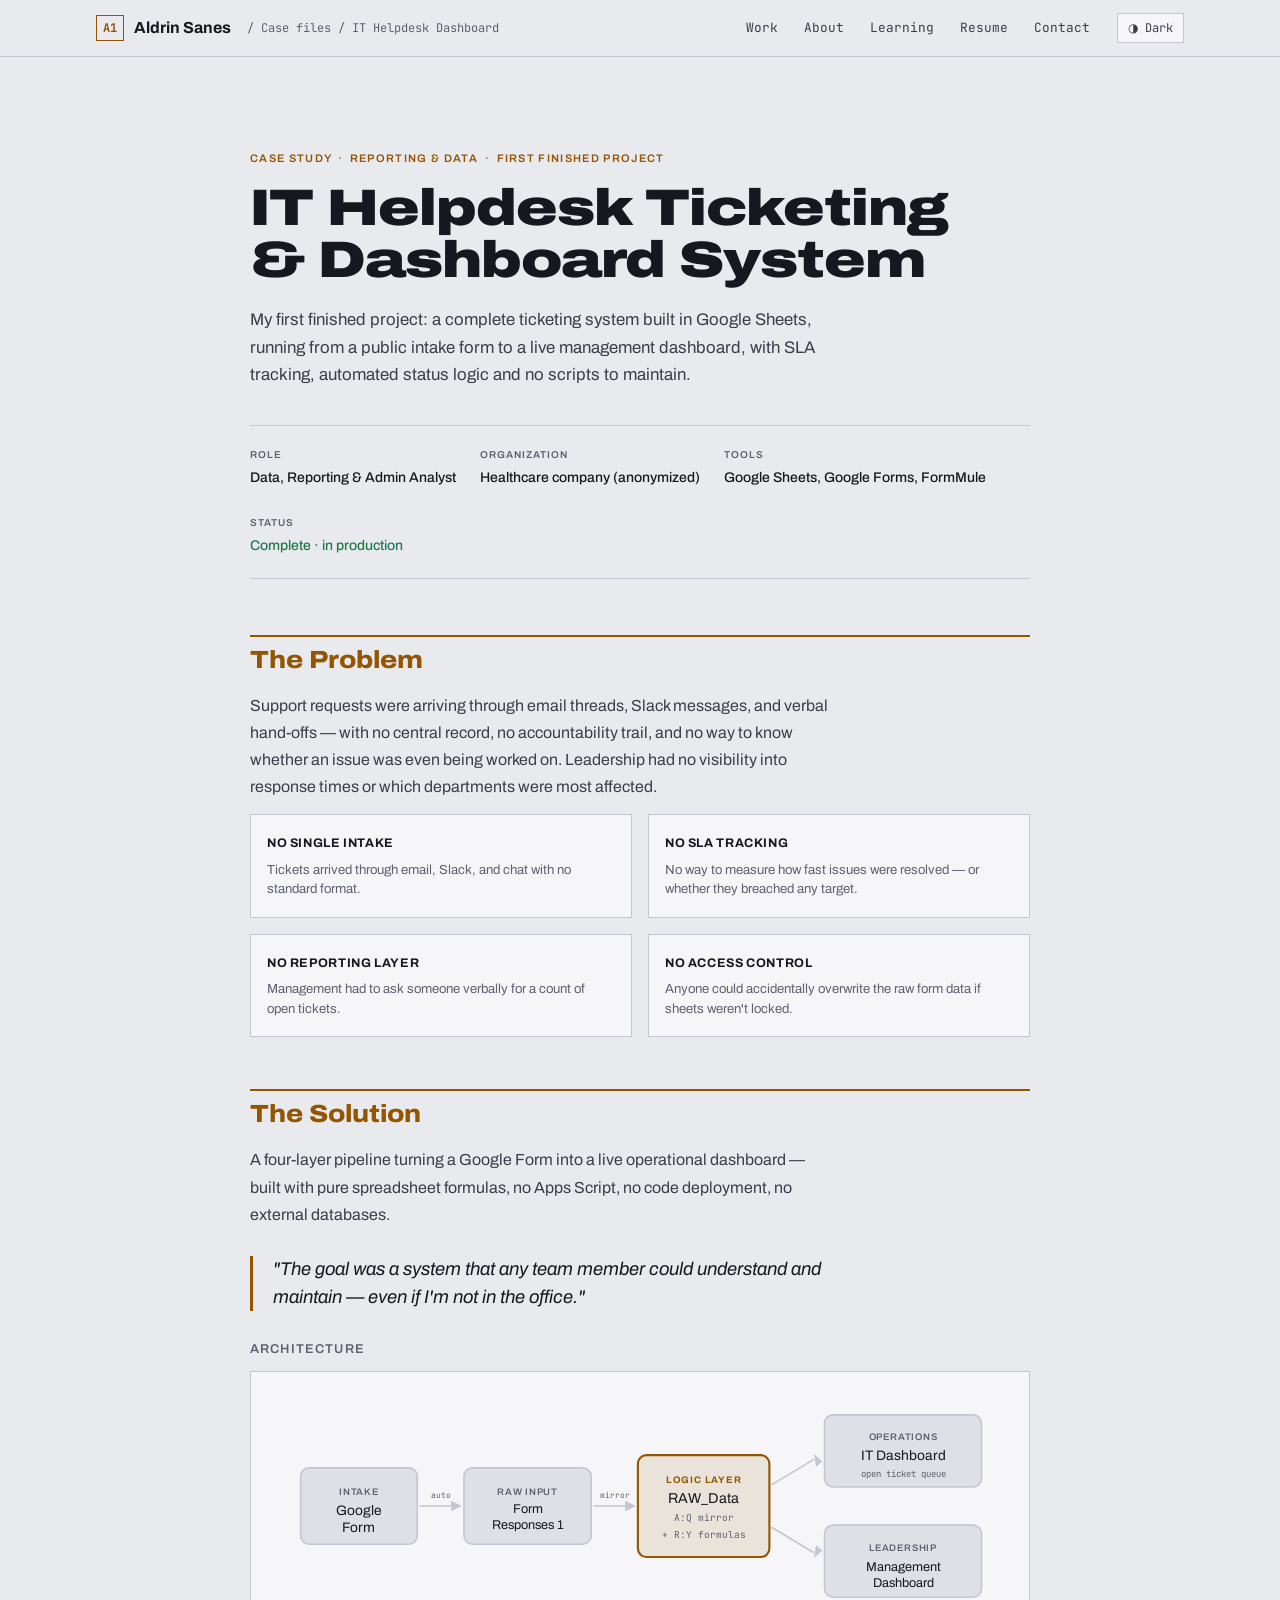
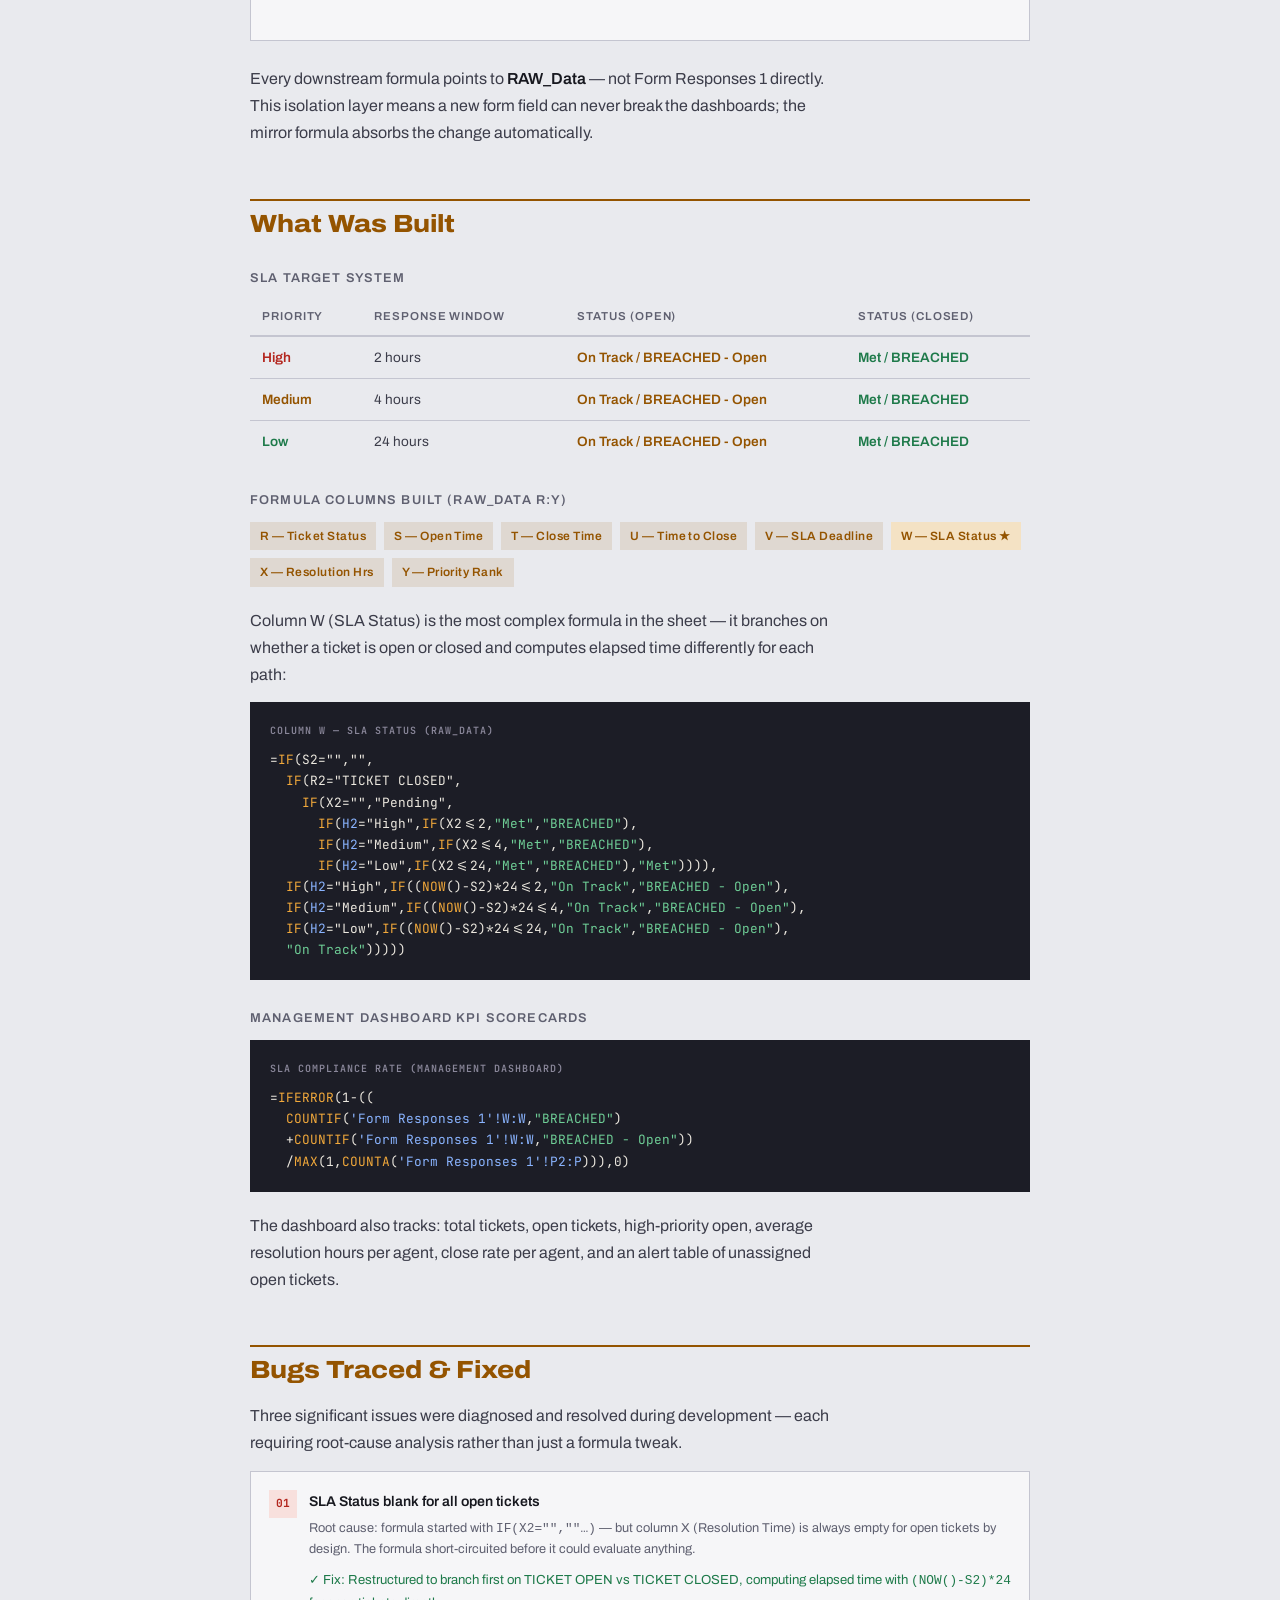
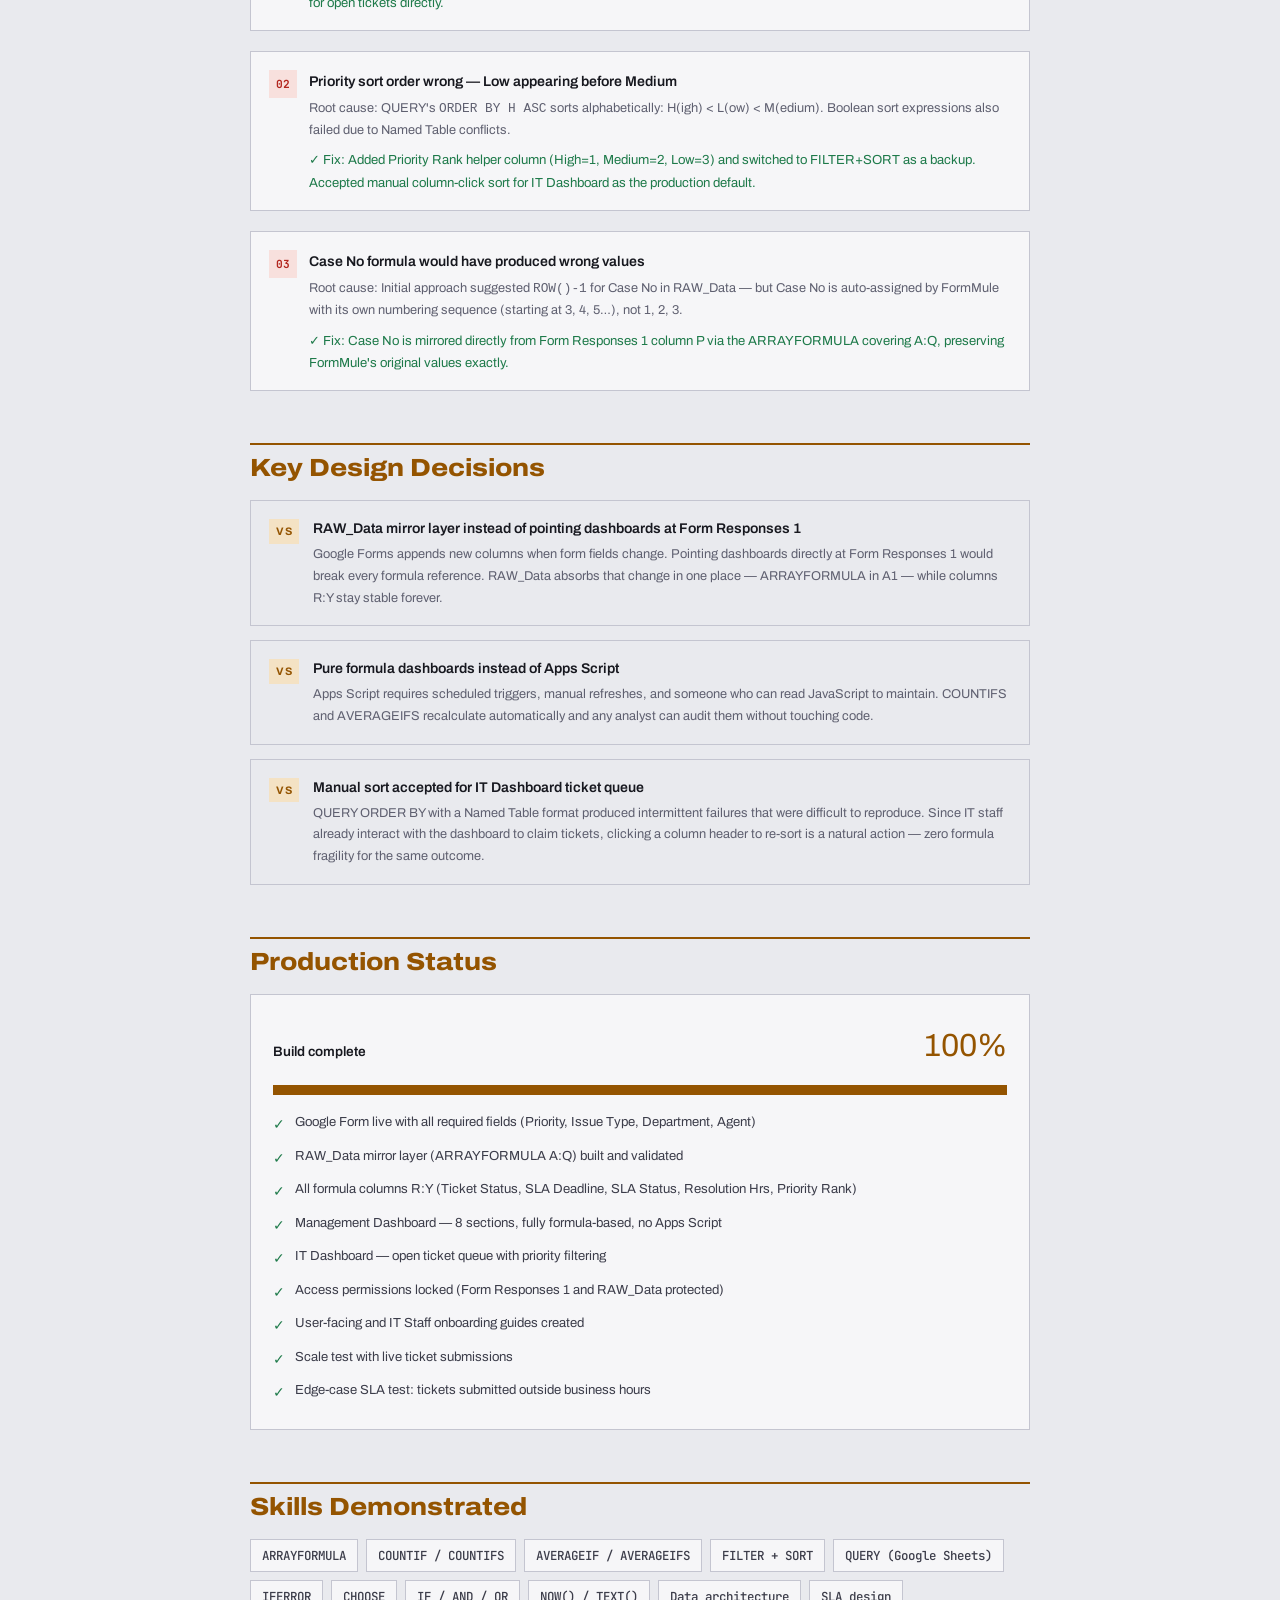
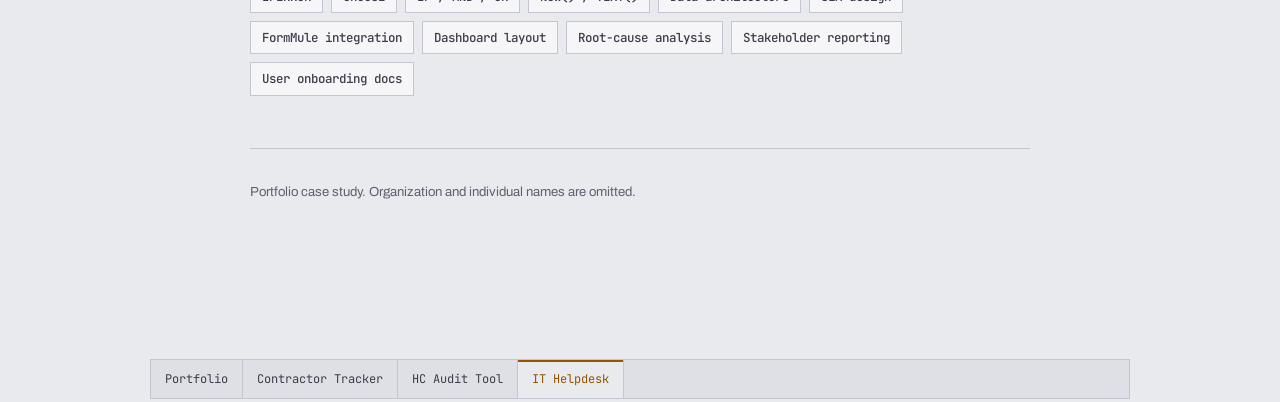
<file: work/it-helpdesk-dashboard.html>
<!doctype html><html lang="en"><head><meta charset=utf8><meta name=viewport content="width=device-width,initial-scale=1,viewport-fit=cover"><style>:root{color-scheme:light;box-sizing:border-box;padding-top:env(safe-area-inset-top,0px);padding-bottom:env(safe-area-inset-bottom,0px)}html{scroll-padding-top:env(safe-area-inset-top,0px)}body{margin:0;padding:0;font:14px -apple-system,BlinkMacSystemFont,sans-serif;background:#faf9f5;color:#141413}img{max-width:100%}[hidden]:not([hidden=until-found i]){display:none!important}</style><title>IT Helpdesk Dashboard · Case Study · Aldrin Sanes</title>
<!-- META:START  search + link-preview tags (to change the site address, see README) -->
<meta name="description" content="Case study: a complete IT helpdesk ticketing system in Google Sheets with SLA tracking and two live dashboards, built with formulas only.">
<link rel="canonical" href="https://aldrins13.github.io/portfolio/work/it-helpdesk-dashboard.html">
<link rel="icon" href="../assets/favicon.svg" type="image/svg+xml">
<link rel="apple-touch-icon" href="../assets/apple-touch-icon.png">
<meta name="theme-color" content="#14151c">
<meta property="og:type" content="website">
<meta property="og:site_name" content="Aldrin Sanes">
<meta property="og:title" content="IT Helpdesk Dashboard · Case Study · Aldrin Sanes">
<meta property="og:description" content="Case study: a complete IT helpdesk ticketing system in Google Sheets with SLA tracking and two live dashboards, built with formulas only.">
<meta property="og:url" content="https://aldrins13.github.io/portfolio/work/it-helpdesk-dashboard.html">
<meta property="og:image" content="https://aldrins13.github.io/portfolio/assets/og-image.png">
<meta property="og:image:width" content="1200">
<meta property="og:image:height" content="630">
<meta property="og:image:alt" content="Aldrin Sanes portfolio: &quot;I find out why the numbers are wrong.&quot; Data &amp; Reporting Specialist building toward software.">
<meta name="twitter:card" content="summary_large_image">
<!-- META:END -->
</head><body>
<link rel="stylesheet" href="https://fonts.googleapis.com/css2?family=Archivo:ital,wdth,wght@0,62..125,100..900;1,62..125,100..900&family=JetBrains+Mono:wght@400;500;600&display=swap">

<style>
  /* ─── Design plan ─────────────────────────────────────────────────────────
     Layout: editorial case study — single column, wide code blocks, SVG arch diagram
     Color: professional navy + amber accent, with semantic greens and reds for data
     Type: Archivo (headlines and body) + JetBrains Mono (code, formulas), shared with the portfolio
  ─────────────────────────────────────────────────────────────────────────── */

/* Portfolio palette: dark by default, light when the visitor or system asks for it */
:root {
  --bg: #14151c;
  --bg2: #1c1d26;
  --bg3: #24252f;
  --fg: #ece8df;
  --fg2: #b9b5c6;
  --fg3: #8a879a;
  --accent: #f2a93b;
  --accent2: #f2a93b;
  --amber: #f2a93b;
  --amber-bg: #3a2a12;
  --green: #6fcf97;
  --green-bg: #173326;
  --red: #ff8a7a;
  --red-bg: #3a1c18;
  --border: #30313f;
  --code-bg: #0f1016;
  --code-fg: #ece8df;
  --code-key: #f2a93b;
  --code-str: #6fcf97;
  --code-fn: #8ab4ff;
  --code-muted: #8a879a;
  --c-bg: #14151c;
  --c-panel: #1c1d26;
  --c-panel2: #24252f;
  --c-ink: #ece8df;
  --c-ink2: #b9b5c6;
  --c-muted: #8a879a;
  --c-line: #30313f;
  --c-accent: #f2a93b;
  --page-pad: 20px;
  color-scheme: dark;
}
@media (prefers-color-scheme: light) {
  :root:not([data-theme="dark"]) {
  --bg: #e9eaee;
  --bg2: #f6f6f8;
  --bg3: #dfe0e6;
  --fg: #17181f;
  --fg2: #3c3d4a;
  --fg3: #5f6070;
  --accent: #945400;
  --accent2: #945400;
  --amber: #945400;
  --amber-bg: #f4e2c4;
  --green: #1e7a4a;
  --green-bg: #dbefe2;
  --red: #b3261e;
  --red-bg: #f8e0dd;
  --border: #c4c5d0;
  --code-bg: #1c1d26;
  --code-fg: #ece8df;
  --code-key: #f2a93b;
  --code-str: #6fcf97;
  --code-fn: #8ab4ff;
  --code-muted: #8a879a;
  --c-bg: #e9eaee;
  --c-panel: #f6f6f8;
  --c-panel2: #dfe0e6;
  --c-ink: #17181f;
  --c-ink2: #3c3d4a;
  --c-muted: #5f6070;
  --c-line: #c4c5d0;
  --c-accent: #945400;
  color-scheme: light;
  }
}
:root[data-theme="light"] {
  --bg: #e9eaee;
  --bg2: #f6f6f8;
  --bg3: #dfe0e6;
  --fg: #17181f;
  --fg2: #3c3d4a;
  --fg3: #5f6070;
  --accent: #945400;
  --accent2: #945400;
  --amber: #945400;
  --amber-bg: #f4e2c4;
  --green: #1e7a4a;
  --green-bg: #dbefe2;
  --red: #b3261e;
  --red-bg: #f8e0dd;
  --border: #c4c5d0;
  --code-bg: #1c1d26;
  --code-fg: #ece8df;
  --code-key: #f2a93b;
  --code-str: #6fcf97;
  --code-fn: #8ab4ff;
  --code-muted: #8a879a;
  --c-bg: #e9eaee;
  --c-panel: #f6f6f8;
  --c-panel2: #dfe0e6;
  --c-ink: #17181f;
  --c-ink2: #3c3d4a;
  --c-muted: #5f6070;
  --c-line: #c4c5d0;
  --c-accent: #945400;
  color-scheme: light;
}
  *, *::before, *::after { box-sizing: border-box; margin: 0; }

  body {
    background: var(--bg);
    color: var(--fg);
    font-family: 'Archivo', 'Helvetica Neue', Arial, sans-serif;
    font-size: 16px;
    line-height: 1.7;
    padding-inline: 20px;
    padding-block: 0;
    max-width: 100%;
  }

  .page {
    max-width: 780px;
    margin-inline: auto;
    padding-block: 60px 100px;
  }

  /* ── Header ── */
  .eyebrow {
    font-size: 11px;
    font-weight: 600;
    letter-spacing: 0.12em;
    text-transform: uppercase;
    color: var(--amber);
    margin-bottom: 16px;
  }

  h1 {
    font-family: 'Archivo', 'Helvetica Neue', Arial, sans-serif;
    font-size: clamp(2rem, 6vw, 3.2rem);
    line-height: 1.15;
    text-wrap: balance;
    color: var(--fg);
    margin-bottom: 20px;
  }

  .subtitle {
    font-size: 1.05rem;
    color: var(--fg2);
    max-width: 58ch;
    margin-bottom: 36px;
    line-height: 1.65;
  }

  .meta-row {
    display: flex;
    flex-wrap: wrap;
    gap: 24px;
    padding-block: 20px;
    border-top: 1px solid var(--border);
    border-bottom: 1px solid var(--border);
    margin-bottom: 56px;
  }

  .meta-item { display: flex; flex-direction: column; gap: 3px; }
  .meta-label {
    font-size: 10px;
    font-weight: 600;
    letter-spacing: 0.1em;
    text-transform: uppercase;
    color: var(--fg3);
  }
  .meta-value {
    font-size: 0.875rem;
    font-weight: 500;
    color: var(--fg);
  }

  /* ── Section titles ── */
  .section { margin-bottom: 52px; }

  h2 {
    font-family: 'Archivo', 'Helvetica Neue', Arial, sans-serif;
    font-size: 1.55rem;
    line-height: 1.25;
    text-wrap: balance;
    color: var(--accent);
    margin-bottom: 16px;
    padding-top: 8px;
    border-top: 2px solid var(--accent);
  }

  h3 {
    font-size: 0.8rem;
    font-weight: 600;
    letter-spacing: 0.09em;
    text-transform: uppercase;
    color: var(--fg3);
    margin-bottom: 10px;
    margin-top: 28px;
  }

  p { color: var(--fg2); margin-bottom: 14px; max-width: 65ch; }
  p:last-child { margin-bottom: 0; }

  strong { color: var(--fg); font-weight: 600; }

  /* ── Pull quote ── */
  .pull-quote {
    border-left: 3px solid var(--amber);
    padding-left: 20px;
    margin-block: 28px;
    font-family: 'Archivo', 'Helvetica Neue', Arial, sans-serif;
    font-style: italic;
    font-size: 1.15rem;
    line-height: 1.5;
    color: var(--fg);
    max-width: 58ch;
  }

  /* ── Status chips ── */
  .chip-row { display: flex; flex-wrap: wrap; gap: 8px; margin-bottom: 20px; }

  .chip {
    display: inline-flex;
    align-items: center;
    gap: 5px;
    padding: 4px 10px;
    border-radius: 4px;
    font-size: 0.75rem;
    font-weight: 600;
    letter-spacing: 0.04em;
  }

  .chip-green  { background: var(--green-bg);  color: var(--green); }
  .chip-red    { background: var(--red-bg);    color: var(--red);   }
  .chip-amber  { background: var(--amber-bg);  color: var(--amber); }
  .chip-navy   { background: color-mix(in srgb, var(--accent) 12%, transparent); color: var(--accent); }

  /* ── Problem cards ── */
  .problem-grid {
    display: grid;
    grid-template-columns: repeat(auto-fit, minmax(200px, 1fr));
    gap: 16px;
    margin-bottom: 24px;
  }

  .problem-card {
    background: var(--bg2);
    border: 1px solid var(--border);
    border-radius: 8px;
    padding: 18px 16px;
  }

  .problem-icon {
    font-size: 1.3rem;
    margin-bottom: 8px;
    display: block;
  }

  .problem-title {
    font-size: 0.78rem;
    font-weight: 700;
    letter-spacing: 0.05em;
    text-transform: uppercase;
    color: var(--fg);
    margin-bottom: 5px;
  }

  .problem-desc {
    font-size: 0.82rem;
    color: var(--fg3);
    line-height: 1.5;
    margin: 0;
    max-width: none;
  }

  /* ── Architecture diagram ── */
  .arch-wrap {
    background: var(--bg2);
    border: 1px solid var(--border);
    border-radius: 10px;
    padding: 28px 24px;
    margin-bottom: 24px;
    overflow-x: auto;
  }

  .arch-svg {
    display: block;
    min-width: 540px;
    width: 100%;
    max-width: 700px;
    margin-inline: auto;
  }

  /* ── SLA table ── */
  .sla-table-wrap { overflow-x: auto; margin-bottom: 24px; }

  table {
    width: 100%;
    border-collapse: collapse;
    font-size: 0.85rem;
    min-width: 360px;
  }

  th {
    text-align: left;
    font-size: 0.72rem;
    font-weight: 600;
    letter-spacing: 0.08em;
    text-transform: uppercase;
    color: var(--fg3);
    padding: 8px 12px;
    border-bottom: 2px solid var(--border);
  }

  td {
    padding: 9px 12px;
    border-bottom: 1px solid var(--border);
    color: var(--fg2);
    font-variant-numeric: tabular-nums;
  }

  tr:last-child td { border-bottom: none; }
  tr:hover td { background: var(--bg2); }

  .priority-high  { color: var(--red);   font-weight: 600; }
  .priority-med   { color: var(--amber); font-weight: 600; }
  .priority-low   { color: var(--green); font-weight: 600; }
  .status-met     { color: var(--green); font-weight: 600; }
  .status-breach  { color: var(--red);   font-weight: 600; }
  .status-track   { color: var(--amber); font-weight: 600; }

  /* ── Formula blocks ── */
  .formula-block {
    background: var(--code-bg);
    border-radius: 8px;
    padding: 20px 20px;
    margin-bottom: 20px;
    overflow-x: auto;
    position: relative;
  }

  .formula-label {
    font-size: 10px;
    font-weight: 600;
    letter-spacing: 0.1em;
    text-transform: uppercase;
    color: var(--fg3);
    margin-bottom: 10px;
    font-family: 'JetBrains Mono', ui-monospace, Menlo, Consolas, monospace;
  }

  .formula-block code {
    font-family: 'JetBrains Mono', ui-monospace, Menlo, Consolas, monospace;
    font-size: 0.8rem;
    color: var(--code-fg);
    line-height: 1.65;
    white-space: pre;
    display: block;
  }

  .k  { color: var(--code-key); }   /* keywords / functions */
  .s  { color: var(--code-str); }   /* strings */
  .fn { color: var(--code-fn);  }   /* column refs */

  /* ── Bug journal ── */
  .bug-list { display: flex; flex-direction: column; gap: 20px; margin-bottom: 24px; }

  .bug-card {
    background: var(--bg2);
    border: 1px solid var(--border);
    border-radius: 8px;
    padding: 18px 18px 16px;
    display: grid;
    grid-template-columns: 28px 1fr;
    gap: 12px;
    align-items: start;
  }

  .bug-number {
    width: 28px;
    height: 28px;
    background: var(--red-bg);
    color: var(--red);
    border-radius: 50%;
    display: flex;
    align-items: center;
    justify-content: center;
    font-size: 0.7rem;
    font-weight: 700;
    flex-shrink: 0;
    font-family: 'JetBrains Mono', ui-monospace, Menlo, Consolas, monospace;
  }

  .bug-body {}
  .bug-title { font-size: 0.88rem; font-weight: 600; color: var(--fg); margin-bottom: 4px; }
  .bug-cause { font-size: 0.8rem; color: var(--fg3); margin-bottom: 8px; }
  .bug-fix { font-size: 0.82rem; color: var(--green); }

  /* ── Decision boxes ── */
  .decision-list { display: flex; flex-direction: column; gap: 14px; margin-bottom: 24px; }

  .decision-card {
    border: 1px solid var(--border);
    border-radius: 8px;
    padding: 16px 18px;
    display: flex;
    gap: 14px;
    align-items: flex-start;
  }

  .decision-vs {
    font-size: 0.68rem;
    font-weight: 700;
    letter-spacing: 0.05em;
    text-transform: uppercase;
    color: var(--amber);
    background: var(--amber-bg);
    border-radius: 4px;
    padding: 3px 7px;
    flex-shrink: 0;
    margin-top: 2px;
  }

  .decision-text {}
  .decision-title { font-size: 0.88rem; font-weight: 600; color: var(--fg); margin-bottom: 3px; }
  .decision-why { font-size: 0.8rem; color: var(--fg3); margin: 0; max-width: none; }

  /* ── Readiness bar ── */
  .readiness-wrap {
    background: var(--bg2);
    border: 1px solid var(--border);
    border-radius: 10px;
    padding: 24px 22px;
    margin-bottom: 24px;
  }

  .readiness-header {
    display: flex;
    justify-content: space-between;
    align-items: baseline;
    margin-bottom: 12px;
  }

  .readiness-label { font-size: 0.85rem; font-weight: 600; color: var(--fg); }

  .readiness-pct {
    font-family: 'Archivo', 'Helvetica Neue', Arial, sans-serif;
    font-size: 2rem;
    color: var(--accent);
  }

  .bar-track {
    height: 10px;
    background: var(--bg3);
    border-radius: 99px;
    overflow: hidden;
    margin-bottom: 16px;
  }

  .bar-fill {
    height: 100%;
    width: 100%;
    background: linear-gradient(90deg, var(--accent), var(--accent2));
    border-radius: 99px;
  }

  .checklist { display: flex; flex-direction: column; gap: 8px; }

  .check-row {
    display: flex;
    align-items: flex-start;
    gap: 10px;
    font-size: 0.82rem;
    color: var(--fg2);
  }

  .check-icon { flex-shrink: 0; margin-top: 1px; font-size: 0.9rem; }
  .check-done { color: var(--green); }
  .check-pending { color: var(--amber); }

  /* ── Skills stack ── */
  .skills-wrap {
    display: flex;
    flex-wrap: wrap;
    gap: 8px;
    margin-bottom: 24px;
  }

  .skill-tag {
    background: var(--bg2);
    border: 1px solid var(--border);
    border-radius: 4px;
    padding: 5px 11px;
    font-size: 0.78rem;
    font-weight: 500;
    color: var(--fg2);
    font-family: 'JetBrains Mono', ui-monospace, Menlo, Consolas, monospace;
  }

  /* ── Footer ── */
  .footer {
    border-top: 1px solid var(--border);
    padding-top: 32px;
    display: flex;
    flex-wrap: wrap;
    gap: 12px 32px;
    align-items: center;
  }

  .footer-name {
    font-size: 0.85rem;
    font-weight: 600;
    color: var(--fg);
  }

  .footer-role {
    font-size: 0.82rem;
    color: var(--fg3);
  }

  .footer-link {
    font-size: 0.8rem;
    color: var(--accent2);
    text-decoration: none;
  }

  .footer-link:hover { text-decoration: underline; }

  /* ── Responsive ── */
  @media (max-width: 480px) {
    .problem-grid { grid-template-columns: 1fr; }
    .bug-card { grid-template-columns: 1fr; }
    .bug-number { display: none; }
  }
</style>
<link rel="stylesheet" href="../css/case.css">
<header class="site-top">
  <div class="site-top-inner">
    <a class="site-brand" href="../index.html"><span class="cell">A1</span>Aldrin Sanes</a>
    <span class="site-crumb">/ Case files / IT Helpdesk Dashboard</span>
    <nav class="site-nav" aria-label="Main">
      <a href="../index.html#work">Work</a>
      <a href="../about.html">About</a>
      <a href="../index.html#log">Learning</a>
      <a href="../resume.html">Resume</a>
      <a href="../index.html#contact">Contact</a>
    </nav>
    <button class="theme-btn" id="theme-toggle" type="button" aria-label="Switch color theme">◐ Theme</button>
  </div>
</header>


<div class="page">

  <!-- Header -->
  <div class="eyebrow">Case Study &nbsp;·&nbsp; Reporting & Data &nbsp;·&nbsp; First finished project</div>
  <h1>IT Helpdesk Ticketing &amp; Dashboard System</h1>
  <p class="subtitle">
    My first finished project: a complete ticketing system built in Google Sheets, running from a
    public intake form to a live management dashboard, with SLA tracking, automated status logic and
    no scripts to maintain.
  </p>

  <div class="meta-row">
    <div class="meta-item">
      <span class="meta-label">Role</span>
      <span class="meta-value">Data, Reporting &amp; Admin Analyst</span>
    </div>
    <div class="meta-item">
      <span class="meta-label">Organization</span>
      <span class="meta-value">Healthcare company (anonymized)</span>
    </div>
    <div class="meta-item">
      <span class="meta-label">Tools</span>
      <span class="meta-value">Google Sheets, Google Forms, FormMule</span>
    </div>
    <div class="meta-item">
      <span class="meta-label">Status</span>
      <span class="meta-value" style="color:var(--green);">Complete · in production</span>
    </div>
  </div>


  <!-- Problem -->
  <div class="section">
    <h2>The Problem</h2>
    <p>
      Support requests were arriving through email threads, Slack messages, and
      verbal hand-offs — with no central record, no accountability trail, and no way to know whether
      an issue was even being worked on. Leadership had no visibility into response times or which
      departments were most affected.
    </p>

    <div class="problem-grid">
      <div class="problem-card">
        <div class="problem-title">No single intake</div>
        <p class="problem-desc">Tickets arrived through email, Slack, and chat with no standard format.</p>
      </div>
      <div class="problem-card">
        <div class="problem-title">No SLA tracking</div>
        <p class="problem-desc">No way to measure how fast issues were resolved — or whether they breached any target.</p>
      </div>
      <div class="problem-card">
        <div class="problem-title">No reporting layer</div>
        <p class="problem-desc">Management had to ask someone verbally for a count of open tickets.</p>
      </div>
      <div class="problem-card">
        <div class="problem-title">No access control</div>
        <p class="problem-desc">Anyone could accidentally overwrite the raw form data if sheets weren't locked.</p>
      </div>
    </div>
  </div>


  <!-- Solution -->
  <div class="section">
    <h2>The Solution</h2>
    <p>
      A four-layer pipeline turning a Google Form into a live operational dashboard — built with
      pure spreadsheet formulas, no Apps Script, no code deployment, no external databases.
    </p>

    <div class="pull-quote">
      "The goal was a system that any team member could understand and maintain — even if I'm not
      in the office."
    </div>

    <h3>Architecture</h3>
    <div class="arch-wrap">
      <svg class="arch-svg" viewBox="0 0 660 200" fill="none" xmlns="http://www.w3.org/2000/svg" role="img" aria-label="Data pipeline: Google Form to dashboards">

        <!-- Layer boxes -->
        <!-- Box 1: Form -->
        <rect x="10" y="64" width="110" height="72" rx="8" fill="var(--bg3)" stroke="var(--border)" stroke-width="1.5"/>
        <text x="65" y="90" text-anchor="middle" font-family="Archivo, sans-serif" font-size="9" font-weight="600" fill="var(--fg3)" letter-spacing="0.08em" text-transform="uppercase">INTAKE</text>
        <text x="65" y="108" text-anchor="middle" font-family="Archivo, sans-serif" font-size="13" fill="var(--fg)">Google</text>
        <text x="65" y="124" text-anchor="middle" font-family="Archivo, sans-serif" font-size="13" fill="var(--fg)">Form</text>

        <!-- Arrow 1 -->
        <line x1="122" y1="100" x2="152" y2="100" stroke="var(--border)" stroke-width="1.5"/>
        <polygon points="152,95 162,100 152,105" fill="var(--border)"/>
        <text x="142" y="92" text-anchor="middle" font-family="JetBrains Mono, monospace" font-size="7.5" fill="var(--fg3)">auto</text>

        <!-- Box 2: Form Responses -->
        <rect x="164" y="64" width="120" height="72" rx="8" fill="var(--bg3)" stroke="var(--border)" stroke-width="1.5"/>
        <text x="224" y="90" text-anchor="middle" font-family="Archivo, sans-serif" font-size="9" font-weight="600" fill="var(--fg3)" letter-spacing="0.08em">RAW INPUT</text>
        <text x="224" y="107" text-anchor="middle" font-family="Archivo, sans-serif" font-size="12" fill="var(--fg)">Form</text>
        <text x="224" y="122" text-anchor="middle" font-family="Archivo, sans-serif" font-size="12" fill="var(--fg)">Responses 1</text>

        <!-- Arrow 2 -->
        <line x1="286" y1="100" x2="316" y2="100" stroke="var(--border)" stroke-width="1.5"/>
        <polygon points="316,95 326,100 316,105" fill="var(--border)"/>
        <text x="306" y="92" text-anchor="middle" font-family="JetBrains Mono, monospace" font-size="7.5" fill="var(--fg3)">mirror</text>

        <!-- Box 3: RAW_Data (highlighted) -->
        <rect x="328" y="52" width="124" height="96" rx="8" fill="color-mix(in srgb, var(--accent) 12%, var(--bg2))" stroke="var(--accent)" stroke-width="2"/>
        <text x="390" y="78" text-anchor="middle" font-family="Archivo, sans-serif" font-size="9" font-weight="700" fill="var(--accent)" letter-spacing="0.08em">LOGIC LAYER</text>
        <text x="390" y="97" text-anchor="middle" font-family="Archivo, sans-serif" font-size="13.5" fill="var(--fg)">RAW_Data</text>
        <text x="390" y="114" text-anchor="middle" font-family="JetBrains Mono, monospace" font-size="9" fill="var(--fg3)">A:Q mirror</text>
        <text x="390" y="130" text-anchor="middle" font-family="JetBrains Mono, monospace" font-size="9" fill="var(--fg3)">+ R:Y formulas</text>

        <!-- Arrow 3a (up to IT Dashboard) -->
        <line x1="454" y1="80" x2="494" y2="56" stroke="var(--border)" stroke-width="1.5"/>
        <polygon points="494,51 502,58 496,63" fill="var(--border)"/>

        <!-- Arrow 3b (down to Mgmt Dashboard) -->
        <line x1="454" y1="120" x2="494" y2="144" stroke="var(--border)" stroke-width="1.5"/>
        <polygon points="494,149 502,142 496,137" fill="var(--border)"/>

        <!-- Box 4a: IT Dashboard -->
        <rect x="504" y="14" width="148" height="68" rx="8" fill="var(--bg3)" stroke="var(--border)" stroke-width="1.5"/>
        <text x="578" y="38" text-anchor="middle" font-family="Archivo, sans-serif" font-size="9" font-weight="600" fill="var(--fg3)" letter-spacing="0.08em">OPERATIONS</text>
        <text x="578" y="57" text-anchor="middle" font-family="Archivo, sans-serif" font-size="13" fill="var(--fg)">IT Dashboard</text>
        <text x="578" y="73" text-anchor="middle" font-family="JetBrains Mono, monospace" font-size="8.5" fill="var(--fg3)">open ticket queue</text>

        <!-- Box 4b: Management Dashboard -->
        <rect x="504" y="118" width="148" height="68" rx="8" fill="var(--bg3)" stroke="var(--border)" stroke-width="1.5"/>
        <text x="578" y="142" text-anchor="middle" font-family="Archivo, sans-serif" font-size="9" font-weight="600" fill="var(--fg3)" letter-spacing="0.08em">LEADERSHIP</text>
        <text x="578" y="161" text-anchor="middle" font-family="Archivo, sans-serif" font-size="12" fill="var(--fg)">Management</text>
        <text x="578" y="176" text-anchor="middle" font-family="Archivo, sans-serif" font-size="12" fill="var(--fg)">Dashboard</text>
      </svg>
    </div>

    <p>
      Every downstream formula points to <strong>RAW_Data</strong> — not Form Responses 1 directly.
      This isolation layer means a new form field can never break the dashboards; the mirror formula
      absorbs the change automatically.
    </p>
  </div>


  <!-- What Was Built -->
  <div class="section">
    <h2>What Was Built</h2>

    <h3>SLA Target System</h3>
    <div class="sla-table-wrap">
      <table>
        <thead>
          <tr>
            <th>Priority</th>
            <th>Response Window</th>
            <th>Status (Open)</th>
            <th>Status (Closed)</th>
          </tr>
        </thead>
        <tbody>
          <tr>
            <td class="priority-high">High</td>
            <td>2 hours</td>
            <td class="status-track">On Track / BREACHED - Open</td>
            <td class="status-met">Met / BREACHED</td>
          </tr>
          <tr>
            <td class="priority-med">Medium</td>
            <td>4 hours</td>
            <td class="status-track">On Track / BREACHED - Open</td>
            <td class="status-met">Met / BREACHED</td>
          </tr>
          <tr>
            <td class="priority-low">Low</td>
            <td>24 hours</td>
            <td class="status-track">On Track / BREACHED - Open</td>
            <td class="status-met">Met / BREACHED</td>
          </tr>
        </tbody>
      </table>
    </div>

    <h3>Formula Columns Built (RAW_Data R:Y)</h3>
    <div class="chip-row">
      <span class="chip chip-navy">R — Ticket Status</span>
      <span class="chip chip-navy">S — Open Time</span>
      <span class="chip chip-navy">T — Close Time</span>
      <span class="chip chip-navy">U — Time to Close</span>
      <span class="chip chip-navy">V — SLA Deadline</span>
      <span class="chip chip-amber">W — SLA Status ★</span>
      <span class="chip chip-navy">X — Resolution Hrs</span>
      <span class="chip chip-navy">Y — Priority Rank</span>
    </div>

    <p>Column W (SLA Status) is the most complex formula in the sheet — it branches on whether a ticket
      is open or closed and computes elapsed time differently for each path:</p>

    <div class="formula-block">
      <div class="formula-label">Column W — SLA Status (RAW_Data)</div>
      <code>=<span class="k">IF</span>(S2="","",
  <span class="k">IF</span>(R2="TICKET CLOSED",
    <span class="k">IF</span>(X2="","Pending",
      <span class="k">IF</span>(<span class="fn">H2</span>="High",<span class="k">IF</span>(X2&lt;=2,<span class="s">"Met"</span>,<span class="s">"BREACHED"</span>),
      <span class="k">IF</span>(<span class="fn">H2</span>="Medium",<span class="k">IF</span>(X2&lt;=4,<span class="s">"Met"</span>,<span class="s">"BREACHED"</span>),
      <span class="k">IF</span>(<span class="fn">H2</span>="Low",<span class="k">IF</span>(X2&lt;=24,<span class="s">"Met"</span>,<span class="s">"BREACHED"</span>),<span class="s">"Met"</span>)))),
  <span class="k">IF</span>(<span class="fn">H2</span>="High",<span class="k">IF</span>((<span class="k">NOW</span>()-S2)*24&lt;=2,<span class="s">"On Track"</span>,<span class="s">"BREACHED - Open"</span>),
  <span class="k">IF</span>(<span class="fn">H2</span>="Medium",<span class="k">IF</span>((<span class="k">NOW</span>()-S2)*24&lt;=4,<span class="s">"On Track"</span>,<span class="s">"BREACHED - Open"</span>),
  <span class="k">IF</span>(<span class="fn">H2</span>="Low",<span class="k">IF</span>((<span class="k">NOW</span>()-S2)*24&lt;=24,<span class="s">"On Track"</span>,<span class="s">"BREACHED - Open"</span>),
  <span class="s">"On Track"</span>)))))</code>
    </div>

    <h3>Management Dashboard KPI Scorecards</h3>
    <div class="formula-block">
      <div class="formula-label">SLA Compliance Rate (Management Dashboard)</div>
      <code>=<span class="k">IFERROR</span>(1-((
  <span class="k">COUNTIF</span>(<span class="fn">'Form Responses 1'!W:W</span>,<span class="s">"BREACHED"</span>)
  +<span class="k">COUNTIF</span>(<span class="fn">'Form Responses 1'!W:W</span>,<span class="s">"BREACHED - Open"</span>))
  /<span class="k">MAX</span>(1,<span class="k">COUNTA</span>(<span class="fn">'Form Responses 1'!P2:P</span>))),0)</code>
    </div>

    <p>The dashboard also tracks: total tickets, open tickets, high-priority open, average resolution
      hours per agent, close rate per agent, and an alert table of unassigned open tickets.</p>
  </div>


  <!-- Bugs Fixed -->
  <div class="section">
    <h2>Bugs Traced &amp; Fixed</h2>
    <p>Three significant issues were diagnosed and resolved during development — each requiring
    root-cause analysis rather than just a formula tweak.</p>

    <div class="bug-list">

      <div class="bug-card">
        <div class="bug-number">01</div>
        <div class="bug-body">
          <div class="bug-title">SLA Status blank for all open tickets</div>
          <div class="bug-cause">Root cause: formula started with <code style="font-family:'DM Mono',monospace;font-size:0.8rem;color:var(--fg3)">IF(X2="",""…)</code> — but column X (Resolution Time) is always empty for open tickets by design. The formula short-circuited before it could evaluate anything.</div>
          <div class="bug-fix">✓ Fix: Restructured to branch first on TICKET OPEN vs TICKET CLOSED, computing elapsed time with <code style="font-family:'DM Mono',monospace;font-size:0.8rem">(NOW()-S2)*24</code> for open tickets directly.</div>
        </div>
      </div>

      <div class="bug-card">
        <div class="bug-number">02</div>
        <div class="bug-body">
          <div class="bug-title">Priority sort order wrong — Low appearing before Medium</div>
          <div class="bug-cause">Root cause: QUERY's <code style="font-family:'DM Mono',monospace;font-size:0.8rem;color:var(--fg3)">ORDER BY H ASC</code> sorts alphabetically: H(igh) &lt; L(ow) &lt; M(edium). Boolean sort expressions also failed due to Named Table conflicts.</div>
          <div class="bug-fix">✓ Fix: Added Priority Rank helper column (High=1, Medium=2, Low=3) and switched to FILTER+SORT as a backup. Accepted manual column-click sort for IT Dashboard as the production default.</div>
        </div>
      </div>

      <div class="bug-card">
        <div class="bug-number">03</div>
        <div class="bug-body">
          <div class="bug-title">Case No formula would have produced wrong values</div>
          <div class="bug-cause">Root cause: Initial approach suggested <code style="font-family:'DM Mono',monospace;font-size:0.8rem;color:var(--fg3)">ROW()-1</code> for Case No in RAW_Data — but Case No is auto-assigned by FormMule with its own numbering sequence (starting at 3, 4, 5…), not 1, 2, 3.</div>
          <div class="bug-fix">✓ Fix: Case No is mirrored directly from Form Responses 1 column P via the ARRAYFORMULA covering A:Q, preserving FormMule's original values exactly.</div>
        </div>
      </div>

    </div>
  </div>


  <!-- Design Decisions -->
  <div class="section">
    <h2>Key Design Decisions</h2>

    <div class="decision-list">

      <div class="decision-card">
        <span class="decision-vs">vs</span>
        <div class="decision-text">
          <div class="decision-title">RAW_Data mirror layer instead of pointing dashboards at Form Responses 1</div>
          <p class="decision-why">Google Forms appends new columns when form fields change. Pointing dashboards directly at Form Responses 1 would break every formula reference. RAW_Data absorbs that change in one place — ARRAYFORMULA in A1 — while columns R:Y stay stable forever.</p>
        </div>
      </div>

      <div class="decision-card">
        <span class="decision-vs">vs</span>
        <div class="decision-text">
          <div class="decision-title">Pure formula dashboards instead of Apps Script</div>
          <p class="decision-why">Apps Script requires scheduled triggers, manual refreshes, and someone who can read JavaScript to maintain. COUNTIFS and AVERAGEIFS recalculate automatically and any analyst can audit them without touching code.</p>
        </div>
      </div>

      <div class="decision-card">
        <span class="decision-vs">vs</span>
        <div class="decision-text">
          <div class="decision-title">Manual sort accepted for IT Dashboard ticket queue</div>
          <p class="decision-why">QUERY ORDER BY with a Named Table format produced intermittent failures that were difficult to reproduce. Since IT staff already interact with the dashboard to claim tickets, clicking a column header to re-sort is a natural action — zero formula fragility for the same outcome.</p>
        </div>
      </div>

    </div>
  </div>


  <!-- Production Readiness -->
  <div class="section">
    <h2>Production Status</h2>

    <div class="readiness-wrap">
      <div class="readiness-header">
        <span class="readiness-label">Build complete</span>
        <span class="readiness-pct">100%</span>
      </div>
      <div class="bar-track">
        <div class="bar-fill"></div>
      </div>
      <div class="checklist">
        <div class="check-row"><span class="check-icon check-done">✓</span> Google Form live with all required fields (Priority, Issue Type, Department, Agent)</div>
        <div class="check-row"><span class="check-icon check-done">✓</span> RAW_Data mirror layer (ARRAYFORMULA A:Q) built and validated</div>
        <div class="check-row"><span class="check-icon check-done">✓</span> All formula columns R:Y (Ticket Status, SLA Deadline, SLA Status, Resolution Hrs, Priority Rank)</div>
        <div class="check-row"><span class="check-icon check-done">✓</span> Management Dashboard — 8 sections, fully formula-based, no Apps Script</div>
        <div class="check-row"><span class="check-icon check-done">✓</span> IT Dashboard — open ticket queue with priority filtering</div>
        <div class="check-row"><span class="check-icon check-done">✓</span> Access permissions locked (Form Responses 1 and RAW_Data protected)</div>
        <div class="check-row"><span class="check-icon check-done">✓</span> User-facing and IT Staff onboarding guides created</div>
        <div class="check-row"><span class="check-icon check-done">✓</span> Scale test with live ticket submissions</div>
        <div class="check-row"><span class="check-icon check-done">✓</span> Edge-case SLA test: tickets submitted outside business hours</div>
      </div>
    </div>
  </div>


  <!-- Skills Used -->
  <div class="section">
    <h2>Skills Demonstrated</h2>
    <div class="skills-wrap">
      <span class="skill-tag">ARRAYFORMULA</span>
      <span class="skill-tag">COUNTIF / COUNTIFS</span>
      <span class="skill-tag">AVERAGEIF / AVERAGEIFS</span>
      <span class="skill-tag">FILTER + SORT</span>
      <span class="skill-tag">QUERY (Google Sheets)</span>
      <span class="skill-tag">IFERROR</span>
      <span class="skill-tag">CHOOSE</span>
      <span class="skill-tag">IF / AND / OR</span>
      <span class="skill-tag">NOW() / TEXT()</span>
      <span class="skill-tag">Data architecture</span>
      <span class="skill-tag">SLA design</span>
      <span class="skill-tag">FormMule integration</span>
      <span class="skill-tag">Dashboard layout</span>
      <span class="skill-tag">Root-cause analysis</span>
      <span class="skill-tag">Stakeholder reporting</span>
      <span class="skill-tag">User onboarding docs</span>
    </div>
  </div>


  <!-- Footer -->
  <div class="footer">
    <div>
      <div class="footer-role">Portfolio case study. Organization and individual names are omitted.</div>
    </div>
  </div>

</div>

<nav class="sheet-tabs" aria-label="Case files">
  <a href="../index.html">Portfolio</a>
  <a href="contractor-time-log-tracker.html">Contractor Tracker</a>
  <a href="hc-time-log-audit-tool.html">HC Audit Tool</a>
  <a href="it-helpdesk-dashboard.html" aria-current="page">IT Helpdesk</a>
</nav>
<script src="../js/main.js"></script>
</body></html>
</file>
<file: css/style.css>
/* =====================================================================
   ALDRIN SANES — PORTFOLIO STYLES
   Layout idea: the page is a ledger. A column-letter strip runs across
   the top, and every section sits in a "row" with a row number in a
   left gutter. Game touches (quest log, achievements, patch notes)
   live inside that grid.

   HOW THEMING WORKS (read this before changing colors):
   1. Bare :root holds the DARK palette (dark is the default look).
   2. The light palette is applied when the OS prefers light, unless
      the visitor picked dark with the toggle.
   3. [data-theme="light"] applies light when the toggle says so.
   Every color in the page comes from these tokens, so change a color
   here and it changes everywhere.
   ===================================================================== */

:root {
  /* Color: midnight graphite with amber "CRT phosphor" accent */
  --bg: #14151c;          /* page background */
  --panel: #1c1d26;       /* cards and panels */
  --panel-2: #24252f;     /* raised details, header cells */
  --ink: #ece8df;         /* main text */
  --ink-2: #b9b5c6;       /* secondary text */
  --muted: #8a879a;       /* labels, captions */
  --line: #30313f;        /* borders */
  --line-soft: #1f2029;   /* the faint ledger grid */
  --accent: #f2a93b;      /* amber: the one bold color */
  --accent-ink: #1a1205;  /* text that sits on amber */
  --accent-soft: #3a2a12; /* amber tint for highlights */
  --good: #6fcf97;
  --good-soft: #173326;
  --bad: #ff8a7a;
  --bad-soft: #3a1c18;

  /* Type */
  --font-display: "Archivo", "Arial Narrow", "Helvetica Neue", Arial, sans-serif;
  --font-body: "Archivo", "Helvetica Neue", Arial, sans-serif;
  --font-mono: "JetBrains Mono", ui-monospace, Menlo, Consolas, monospace;
  --font-pixel: "Silkscreen", "JetBrains Mono", ui-monospace, monospace;

  /* Sizes */
  --gutter: 56px;         /* width of the row-number column */
  --max: 1120px;          /* widest the content gets */
  color-scheme: dark;
}

@media (prefers-color-scheme: light) {
  :root:not([data-theme="dark"]) {
    --bg: #e9eaee; --panel: #f6f6f8; --panel-2: #dfe0e6;
    --ink: #17181f; --ink-2: #3c3d4a; --muted: #5f6070;
    --line: #c4c5d0; --line-soft: #dcdde3;
    --accent: #945400; --accent-ink: #fff8ec; --accent-soft: #f4e2c4;
    --good: #1e7a4a; --good-soft: #dbefe2; --bad: #b3261e; --bad-soft: #f8e0dd;
    color-scheme: light;
  }
}
:root[data-theme="light"] {
  --bg: #e9eaee; --panel: #f6f6f8; --panel-2: #dfe0e6;
  --ink: #17181f; --ink-2: #3c3d4a; --muted: #5f6070;
  --line: #c4c5d0; --line-soft: #dcdde3;
  --accent: #945400; --accent-ink: #fff8ec; --accent-soft: #f4e2c4;
  --good: #1e7a4a; --good-soft: #dbefe2; --bad: #b3261e; --bad-soft: #f8e0dd;
  color-scheme: light;
}

/* ---------- Base ---------- */
* { box-sizing: border-box; }
html { scroll-padding-top: 72px; }
@media (prefers-reduced-motion: no-preference) { html { scroll-behavior: smooth; } }

body {
  margin: 0;
  background: var(--bg);
  color: var(--ink);
  font-family: var(--font-body);
  font-size: 17px;
  line-height: 1.6;
  font-variation-settings: "wdth" 100;
}
h1, h2, h3, p, ul, ol, dl, dd, figure { margin: 0; }
ul, ol { padding: 0; list-style: none; }
a { color: inherit; }
:focus-visible { outline: 2px solid var(--accent); outline-offset: 3px; }
.mono { font-family: var(--font-mono); }
.sr-only { position: absolute; width: 1px; height: 1px; overflow: hidden; clip: rect(0 0 0 0); white-space: nowrap; }

/* ---------- Top bar (sticky, like a spreadsheet toolbar) ---------- */
.topbar {
  position: sticky;
  top: env(safe-area-inset-top, 0px);
  z-index: 10;
  background: var(--bg);
  border-bottom: 1px solid var(--line);
}
.topbar-inner {
  max-width: var(--max);
  margin-inline: auto;
  padding: 10px 16px;
  display: flex;
  align-items: center;
  gap: 16px;
  flex-wrap: wrap;
}
.brand {
  display: flex; align-items: center; gap: 10px;
  text-decoration: none; font-weight: 700; letter-spacing: 0.02em;
}
.brand-cell {
  font-family: var(--font-mono); font-size: 0.75rem;
  border: 1px solid var(--accent); color: var(--accent);
  padding: 2px 6px;
}
.nav { display: flex; gap: 4px; margin-left: auto; flex-wrap: wrap; }
.nav a {
  font-family: var(--font-mono); font-size: 0.8rem; text-decoration: none;
  color: var(--ink-2); padding: 6px 10px; border: 1px solid transparent;
}
.nav a:hover { color: var(--ink); border-color: var(--line); }
.theme-btn {
  font-family: var(--font-mono); font-size: 0.75rem;
  background: var(--panel); color: var(--ink-2);
  border: 1px solid var(--line); padding: 6px 10px; cursor: pointer;
}
.theme-btn:hover { color: var(--ink); border-color: var(--muted); }

/* ---------- Column-letter strip ---------- */
.colstrip {
  max-width: var(--max); margin-inline: auto;
  padding-inline: 16px;
  display: grid; grid-template-columns: var(--gutter) repeat(10, 1fr);
  font-family: var(--font-mono); font-size: 0.7rem; color: var(--muted);
}
.colstrip span {
  border-right: 1px solid var(--line); border-bottom: 1px solid var(--line);
  padding: 4px 8px; background: var(--panel-2);
}
.colstrip span:first-child { border-left: 1px solid var(--line); }

/* ---------- Sheet rows (every section) ---------- */
.sheet { max-width: var(--max); margin-inline: auto; padding-inline: 16px; padding-block: 0 48px; }
.row {
  display: grid;
  grid-template-columns: var(--gutter) minmax(0, 1fr);
  border-bottom: 1px solid var(--line);
}
.row-num {
  font-family: var(--font-mono); font-size: 0.75rem; color: var(--muted);
  border-left: 1px solid var(--line); border-right: 1px solid var(--line);
  background: var(--panel-2);
  padding: 22px 8px; text-align: center;
}
.row-body { padding: 40px 0 48px 32px; min-width: 0; display: flex; flex-direction: column; gap: 28px; }

.eyebrow {
  font-family: var(--font-mono); font-size: 0.75rem; letter-spacing: 0.12em;
  text-transform: uppercase; color: var(--accent);
}
.section-head { display: flex; flex-direction: column; gap: 10px; max-width: 68ch; }
h2 {
  font-family: var(--font-display);
  font-variation-settings: "wdth" 112;
  font-size: clamp(1.8rem, 4vw, 2.6rem);
  font-weight: 800; line-height: 1.05; letter-spacing: -0.01em;
  text-wrap: balance;
}
.section-head p { color: var(--ink-2); }

/* ---------- Hero ---------- */
.hero .row-body {
  padding-top: 28px;
  background-image:
    linear-gradient(var(--line-soft) 1px, transparent 1px),
    linear-gradient(90deg, var(--line-soft) 1px, transparent 1px);
  background-size: 100% 32px, 96px 100%;
  padding-right: 24px;
}
.fx {
  display: flex; align-items: stretch; flex-wrap: wrap;
  border: 1px solid var(--line); background: var(--panel);
  font-family: var(--font-mono); font-size: 0.85rem; max-width: 640px;
}
.fx > span { padding: 6px 12px; border-right: 1px solid var(--line); }
.fx .ref { color: var(--muted); min-width: 48px; text-align: center; }
.fx .ico { color: var(--accent); font-style: italic; }
.fx code { padding: 6px 12px; color: var(--ink); overflow-wrap: anywhere; }
.fx .str { color: var(--good); }

.hero-grid {
  display: grid; grid-template-columns: minmax(0, 1.35fr) minmax(0, 1fr);
  gap: 40px; align-items: end;
}
h1 {
  font-family: var(--font-display);
  font-variation-settings: "wdth" 125;
  font-weight: 900;
  font-size: clamp(2.6rem, 7.2vw, 5.4rem);
  line-height: 0.95; letter-spacing: -0.02em;
  text-wrap: balance;
}
h1 em { font-style: normal; color: var(--accent); }
.lede { font-size: 1.15rem; color: var(--ink-2); max-width: 58ch; margin-top: 24px; }
.lede strong { color: var(--ink); font-weight: 600; }

.hud { display: flex; flex-wrap: wrap; gap: 8px; margin-top: 24px; }
.hud li {
  font-family: var(--font-mono); font-size: 0.75rem; color: var(--ink-2);
  border: 1px solid var(--line); background: var(--panel); padding: 4px 10px;
}
.hud b { color: var(--accent); font-weight: 500; }

.cta { display: flex; flex-wrap: wrap; gap: 12px; margin-top: 28px; }
.btn {
  font-family: var(--font-mono); font-size: 0.85rem; font-weight: 500;
  text-decoration: none; padding: 11px 18px; border: 1px solid var(--ink);
  display: inline-flex; align-items: center; gap: 8px;
  transition: transform .15s ease, box-shadow .15s ease;
}
.btn-primary { background: var(--accent); color: var(--accent-ink); border-color: var(--accent); }
.btn-ghost { color: var(--ink); }
.btn:hover { transform: translate(-2px, -2px); box-shadow: 4px 4px 0 var(--ink); }
.btn-primary:hover { box-shadow: 4px 4px 0 var(--ink); }

/* Debug console (the hero's signature detail) */
.console {
  border: 1px solid var(--line); background: var(--panel);
  font-family: var(--font-mono); font-size: 0.8rem; min-width: 0;
  box-shadow: 6px 6px 0 var(--accent-soft);
}
.console-bar {
  display: flex; justify-content: space-between; gap: 12px;
  padding: 8px 12px; border-bottom: 1px solid var(--line);
  color: var(--muted); background: var(--panel-2); font-size: 0.72rem;
}
.console dl { display: grid; grid-template-columns: auto minmax(0, 1fr); gap: 8px 16px; padding: 16px; }
.console dt { color: var(--muted); }
.console dd { color: var(--ink); overflow-wrap: anywhere; }
.console .bad { color: var(--bad); }
.console .ok { color: var(--good); }
.console-foot { padding: 0 16px 14px; color: var(--muted); font-size: 0.72rem; }
.cursor { display: inline-block; width: 8px; height: 1em; background: var(--accent); vertical-align: -2px; margin-left: 4px; }
@media (prefers-reduced-motion: no-preference) {
  .cursor { animation: blink 1.1s steps(2, start) infinite; }
  @keyframes blink { to { visibility: hidden; } }
}

/* ---------- Case files ---------- */
.cases { display: grid; grid-template-columns: repeat(3, minmax(0, 1fr)); gap: 20px; }
.case {
  border: 1px solid var(--line); background: var(--panel);
  display: flex; flex-direction: column; min-width: 0;
  transition: transform .15s ease, box-shadow .15s ease, border-color .15s ease;
}
.case:hover { transform: translate(-3px, -3px); box-shadow: 6px 6px 0 var(--accent); border-color: var(--accent); }
.case-top {
  display: flex; justify-content: space-between; gap: 8px; flex-wrap: wrap;
  padding: 8px 14px; border-bottom: 1px solid var(--line); background: var(--panel-2);
  font-family: var(--font-mono); font-size: 0.7rem; color: var(--muted);
}
.status { display: inline-flex; align-items: center; gap: 6px; }
.status::before { content: ""; width: 7px; height: 7px; background: var(--good); }
.status.wip::before { background: var(--accent); }
.case-body { padding: 18px 16px; display: flex; flex-direction: column; gap: 12px; flex: 1; }
.case h3 {
  font-family: var(--font-display); font-variation-settings: "wdth" 110;
  font-size: 1.3rem; font-weight: 800; line-height: 1.15; text-wrap: balance;
}
.case p { color: var(--ink-2); font-size: 0.95rem; }
.stats { display: grid; grid-template-columns: repeat(3, minmax(0, 1fr)); border: 1px solid var(--line); margin-top: auto; }
.stats div { padding: 8px 10px; border-right: 1px solid var(--line); min-width: 0; }
.stats div:last-child { border-right: 0; }
.stats b {
  display: block; font-family: var(--font-mono); font-size: 1.05rem; font-weight: 600;
  font-variant-numeric: tabular-nums; color: var(--ink);
}
.stats span { font-size: 0.72rem; color: var(--muted); line-height: 1.3; display: block; }
.tags { display: flex; flex-wrap: wrap; gap: 6px; }
.tags li { font-family: var(--font-mono); font-size: 0.7rem; color: var(--ink-2); border: 1px solid var(--line); padding: 2px 8px; }
.tags li.js { color: var(--accent); border-color: var(--accent); }
.case-link {
  display: flex; justify-content: space-between; align-items: center;
  padding: 12px 16px; border-top: 1px solid var(--line);
  font-family: var(--font-mono); font-size: 0.8rem; text-decoration: none; color: var(--ink);
}
.case-link:hover { background: var(--accent); color: var(--accent-ink); }
.bugs { color: var(--bad); }
.note { font-size: 0.85rem; color: var(--muted); max-width: 70ch; }

/* ---------- Quest log ---------- */
.story { display: grid; grid-template-columns: minmax(0, 1fr) minmax(0, 1.5fr); gap: 40px; }
.story-text { display: flex; flex-direction: column; gap: 14px; color: var(--ink-2); max-width: 52ch; }
.story-text > p:first-of-type { color: var(--ink); font-size: 1.1rem; }
.quest { border: 1px solid var(--line); background: var(--panel); }
.quest li {
  display: grid; grid-template-columns: 64px minmax(0, 1fr);
  border-bottom: 1px solid var(--line);
}
.quest li:last-child { border-bottom: 0; }
.lv {
  font-family: var(--font-pixel); font-size: 0.8rem; color: var(--muted);
  border-right: 1px solid var(--line); padding: 16px 8px; text-align: center;
  background: var(--panel-2);
}
.quest-body { padding: 14px 16px; display: flex; flex-direction: column; gap: 4px; min-width: 0; }
.quest-meta { font-family: var(--font-mono); font-size: 0.72rem; color: var(--muted); }
.quest h3 { font-size: 1.02rem; font-weight: 700; }
.quest p { font-size: 0.9rem; color: var(--ink-2); }
.quest li.current .lv { color: var(--accent-ink); background: var(--accent); }
.quest li.current h3 { color: var(--accent); }

/* ---------- Achievements ---------- */
.badges { display: grid; grid-template-columns: repeat(4, minmax(0, 1fr)); gap: 12px; }
.badge {
  border: 1px solid var(--line); background: var(--panel); padding: 14px;
  display: flex; flex-direction: column; gap: 6px; min-width: 0;
}
.badge-state { font-family: var(--font-pixel); font-size: 0.65rem; letter-spacing: 0.05em; color: var(--good); }
.badge b { font-family: var(--font-mono); font-size: 1.4rem; font-weight: 600; font-variant-numeric: tabular-nums; line-height: 1.1; }
.badge span { font-size: 0.85rem; color: var(--ink-2); line-height: 1.35; }
.badge.locked { border-style: dashed; background: transparent; }
.badge.locked .badge-state { color: var(--accent); }
.badge.locked b { color: var(--muted); }
.meter { height: 6px; background: var(--panel-2); border: 1px solid var(--line); margin-top: auto; }
.meter i { display: block; height: 100%; background: var(--accent); }

/* ---------- Patch notes / learning log ---------- */
.log { border: 1px solid var(--line); background: var(--panel); font-size: 0.95rem; }
.log > li {
  display: grid; grid-template-columns: 120px minmax(0, 1fr) auto;
  gap: 16px; padding: 16px; border-bottom: 1px solid var(--line); align-items: start;
}
.log > li:last-child { border-bottom: 0; }
.ver { font-family: var(--font-mono); font-size: 0.75rem; color: var(--accent); padding-top: 3px; }
.log h3 { font-size: 1rem; font-weight: 700; }
.log p { color: var(--ink-2); font-size: 0.9rem; margin-top: 2px; }
.log .tags { margin-top: 8px; }
.log a.repo {
  font-family: var(--font-mono); font-size: 0.75rem; text-decoration: none;
  border: 1px solid var(--line); padding: 4px 10px; white-space: nowrap; color: var(--ink-2);
}
.log a.repo:hover { border-color: var(--accent); color: var(--accent); }

/* ---------- Contact ---------- */
.contact { display: grid; grid-template-columns: minmax(0, 1.2fr) minmax(0, 1fr); gap: 40px; align-items: start; }
.contact-lines { border: 1px solid var(--line); background: var(--panel); }
.contact-lines div {
  display: grid; grid-template-columns: 96px minmax(0, 1fr) auto; gap: 12px; align-items: center;
  padding: 12px 16px; border-bottom: 1px solid var(--line);
}
.contact-lines div:last-child { border-bottom: 0; }
.contact-lines dt { font-family: var(--font-mono); font-size: 0.72rem; color: var(--muted); text-transform: uppercase; letter-spacing: 0.08em; }
.contact-lines dd { overflow-wrap: anywhere; font-family: var(--font-mono); font-size: 0.9rem; }
.contact-lines a { text-decoration: none; }
.contact-lines a:hover { color: var(--accent); }
.copy-btn {
  font-family: var(--font-mono); font-size: 0.72rem; cursor: pointer;
  background: transparent; color: var(--ink-2); border: 1px solid var(--line); padding: 4px 10px;
}
.copy-btn:hover { border-color: var(--accent); color: var(--accent); }
.offclock { color: var(--ink-2); font-size: 0.95rem; }
.offclock b { color: var(--ink); }

/* ---------- Status bar footer ---------- */
.statusbar {
  max-width: var(--max); margin-inline: auto; padding-inline: 16px; padding-block: 0 24px;
  font-family: var(--font-mono); font-size: 0.72rem; color: var(--muted);
}
.statusbar-inner { display: flex; flex-wrap: wrap; border: 1px solid var(--line); background: var(--panel-2); }
.statusbar-inner span { padding: 6px 12px; border-right: 1px solid var(--line); }
.statusbar-inner .tab { background: var(--bg); color: var(--ink); }

/* ---------- Responsive ---------- */
@media (max-width: 960px) {
  .hero-grid, .story, .contact { grid-template-columns: minmax(0, 1fr); }
  .cases { grid-template-columns: minmax(0, 1fr); }
  .badges { grid-template-columns: repeat(2, minmax(0, 1fr)); }
}
@media (max-width: 640px) {
  :root { --gutter: 32px; }
  .colstrip { grid-template-columns: var(--gutter) repeat(5, 1fr); }
  .colstrip span:nth-child(n+7) { display: none; }
  .row-num { padding: 18px 2px; font-size: 0.65rem; }
  .row-body { padding: 28px 0 36px 16px; }
  .hero .row-body { padding-right: 0; }
  .nav a { padding: 6px 6px; }
  .log > li { grid-template-columns: minmax(0, 1fr); gap: 6px; }
  .log a.repo { justify-self: start; }
  .contact-lines div { grid-template-columns: minmax(0, 1fr) auto; }
  .contact-lines dt { grid-column: 1 / -1; }
}
@media (max-width: 420px) {
  .badges { grid-template-columns: minmax(0, 1fr); }
}
@media (prefers-reduced-motion: reduce) {
  .btn, .case { transition: none; }
  .btn:hover, .case:hover { transform: none; }
}

/* ---------- Player card (portrait in the quest-log section) ---------- */
.player {
  border: 1px solid var(--line); background: var(--panel);
  max-width: 340px; box-shadow: 6px 6px 0 var(--accent-soft);
}
.player-bar {
  display: flex; justify-content: space-between; gap: 12px;
  padding: 6px 12px; border-bottom: 1px solid var(--line); background: var(--panel-2);
  font-family: var(--font-pixel); font-size: 0.7rem; color: var(--muted); letter-spacing: 0.05em;
}
.player figcaption {
  display: flex; flex-direction: column; gap: 2px; padding: 12px 14px;
  border-top: 1px solid var(--line); font-family: var(--font-mono); font-size: 0.75rem; color: var(--ink-2);
}
.player figcaption b { color: var(--ink); font-size: 0.9rem; font-family: var(--font-body); font-weight: 700; }
.story-text .player { margin-bottom: 10px; color: inherit; }
.quest { align-self: start; }

/* Avatar tile: initials in a pixel face on a ledger grid, with a soft amber glow */
.avatar {
  position: relative; aspect-ratio: 4 / 3; max-width: 100%;
  display: grid; place-items: center; overflow: hidden;
  background:
    radial-gradient(circle at 50% 55%, var(--accent-soft), transparent 65%),
    linear-gradient(var(--line-soft) 1px, transparent 1px) 0 0 / 100% 24px,
    linear-gradient(90deg, var(--line-soft) 1px, transparent 1px) 0 0 / 48px 100%,
    var(--bg);
}
.avatar-initials {
  font-family: var(--font-pixel); font-size: clamp(4.5rem, 14vw, 7rem); line-height: 1;
  color: var(--accent); letter-spacing: 0.04em;
  text-shadow: 0 0 28px var(--accent-soft), 4px 4px 0 var(--accent-soft);
}
.avatar-ref {
  position: absolute; top: 8px; left: 10px; right: 10px;
  font-family: var(--font-mono); font-size: 0.68rem; color: var(--muted);
  white-space: nowrap; overflow: hidden; text-overflow: ellipsis;
}

/* Phone: brand and theme button share the first line; the nav scrolls sideways on the second */
@media (max-width: 640px) {
  .theme-btn { margin-left: auto; }
  .nav { order: 3; width: 100%; margin-left: 0; flex-wrap: nowrap; overflow-x: auto; scrollbar-width: none; }
  .nav a { white-space: nowrap; }
}

.story-more a { font-family: var(--font-mono); font-size: 0.85rem; color: var(--accent); text-decoration: none; }
.story-more a:hover { text-decoration: underline; }

.badge-link { color: var(--accent); }
</file>
<file: css/about.css>
/* =====================================================================
   ABOUT PAGE
   Builds on style.css. The story is laid out as "save files": a narrow
   left column with the save number and years, and the chapter on the right.
   ===================================================================== */

.about-intro {
  display: grid; grid-template-columns: minmax(0, 1.6fr) minmax(0, 1fr);
  gap: 40px; align-items: end;
}
.about-intro .eyebrow { margin-bottom: 12px; }
.about h1 { font-size: clamp(2.4rem, 6.4vw, 4.6rem); }
.about-intro .player { justify-self: end; width: 100%; }

/* ---------- Save files (story chapters) ---------- */
.saves { border: 1px solid var(--line); background: var(--panel); }
.saves > li {
  display: grid; grid-template-columns: 170px minmax(0, 1fr);
  border-bottom: 1px solid var(--line);
}
.saves > li:last-child { border-bottom: 0; }
.save-when {
  display: flex; flex-direction: column; gap: 6px;
  padding: 20px 16px; border-right: 1px solid var(--line); background: var(--panel-2);
  font-family: var(--font-mono); font-size: 0.75rem; color: var(--muted);
}
.save-no { font-family: var(--font-pixel); font-size: 0.75rem; color: var(--ink-2); letter-spacing: 0.04em; }
.save-body { padding: 20px 24px; display: flex; flex-direction: column; gap: 8px; min-width: 0; }
.save-body h3 { font-size: 1.15rem; font-weight: 700; }
.save-body p { color: var(--ink-2); max-width: 66ch; }
.save-link a { font-family: var(--font-mono); font-size: 0.8rem; color: var(--accent); text-decoration: none; }
.save-link a:hover { text-decoration: underline; }
.saves > li.current .save-when { background: var(--accent); color: var(--accent-ink); }
.saves > li.current .save-no { color: var(--accent-ink); }
.saves > li.current h3 { color: var(--accent); }

/* ---------- Rules of play (how I work) ---------- */
.rules { display: grid; grid-template-columns: repeat(2, minmax(0, 1fr)); gap: 16px; }
.rules li {
  border: 1px solid var(--line); background: var(--panel);
  padding: 18px; display: flex; flex-direction: column; gap: 8px; min-width: 0;
}
.rule-key {
  align-self: flex-start;
  font-family: var(--font-mono); font-size: 0.7rem; letter-spacing: 0.06em; text-transform: uppercase;
  color: var(--accent); border: 1px solid var(--accent); padding: 2px 8px;
}
.rules h3 { font-size: 1.05rem; font-weight: 700; }
.rules p { color: var(--ink-2); font-size: 0.95rem; }

/* ---------- Character ---------- */
.me-grid { display: grid; grid-template-columns: minmax(0, 1.2fr) minmax(0, 1fr); gap: 40px; align-items: start; }
.me-text { display: flex; flex-direction: column; gap: 14px; max-width: 60ch; }
.me-text p { color: var(--ink-2); }
.me-text p:first-child { color: var(--ink); font-size: 1.1rem; }

/* Status bar links (shared look with the resume page) */
.sb-link { padding: 6px 12px; border-right: 1px solid var(--line); text-decoration: none; color: var(--ink-2); }
.sb-link:hover { color: var(--ink); }
.nav a[aria-current="page"] { color: var(--accent); border-color: var(--accent); }

@media (max-width: 960px) {
  .about-intro, .me-grid { grid-template-columns: minmax(0, 1fr); }
  .about-intro .player { justify-self: start; max-width: 340px; }
}
@media (max-width: 640px) {
  .saves > li { grid-template-columns: minmax(0, 1fr); }
  .save-when { flex-direction: row; justify-content: space-between; border-right: 0; border-bottom: 1px solid var(--line); padding: 10px 16px; }
  .save-body { padding: 16px; }
  .rules { grid-template-columns: minmax(0, 1fr); }
}
</file>
<file: css/resume.css>
/* =====================================================================
   RESUME PAGE
   Builds on style.css (top bar, ledger rows, buttons, colors).
   The second half is the PRINT layout: open resume.html in Chrome,
   press Ctrl+P (Cmd+P on Mac) and choose "Save as PDF" to make a new
   PDF any time you update the resume. Turn off "Headers and footers".
   ===================================================================== */

.resume .row-body { gap: 20px; padding-block: 32px 36px; }
.resume-head { gap: 18px !important; padding-top: 24px !important; }
.resume h1 { font-size: clamp(2.4rem, 6vw, 4.2rem); }
.role { font-size: 1.1rem; color: var(--ink-2); margin-top: 10px; }

.contact-row {
  display: flex; flex-wrap: wrap; gap: 6px 0;
  font-family: var(--font-mono); font-size: 0.8rem; color: var(--ink-2);
}
.contact-row li { padding-right: 14px; margin-right: 14px; border-right: 1px solid var(--line); min-width: 0; overflow-wrap: anywhere; }
.contact-row li:last-child { border-right: 0; }
.contact-row a { text-decoration: none; }
.contact-row a:hover { color: var(--accent); }
.actions { margin-top: 4px; }

/* Section labels on the resume are smaller than homepage headlines */
.r-head {
  font-size: 0.8rem !important;
  font-family: var(--font-mono) !important;
  font-variation-settings: normal !important;
  font-weight: 500 !important;
  letter-spacing: 0.12em; text-transform: uppercase; color: var(--accent);
}
.summary { max-width: 70ch; font-size: 1.05rem; color: var(--ink); }

/* Experience: dates in a narrow left column, like a frozen spreadsheet column */
.jobs { display: flex; flex-direction: column; border: 1px solid var(--line); background: var(--panel); }
.job {
  display: grid; grid-template-columns: 180px minmax(0, 1fr);
  border-bottom: 1px solid var(--line);
}
.job:last-child { border-bottom: 0; }
.job-when {
  display: flex; flex-direction: column; gap: 4px;
  padding: 18px 16px; border-right: 1px solid var(--line); background: var(--panel-2);
  font-family: var(--font-mono); font-size: 0.78rem; color: var(--ink-2);
  font-variant-numeric: tabular-nums;
}
.job-when .dur { color: var(--muted); font-size: 0.72rem; }
.job-body { padding: 18px 20px; display: flex; flex-direction: column; gap: 6px; min-width: 0; }
.job h3 { font-size: 1.1rem; font-weight: 700; }
.org { font-family: var(--font-mono); font-size: 0.78rem; color: var(--muted); }
.job ul { display: flex; flex-direction: column; gap: 6px; margin-top: 6px; }
.job li {
  position: relative; padding-left: 18px; color: var(--ink-2); font-size: 0.95rem; max-width: 75ch;
}
.job li::before { content: "▸"; position: absolute; left: 0; color: var(--accent); }
.case-links { font-family: var(--font-mono); font-size: 0.75rem; color: var(--muted); margin-top: 6px; }
.case-links a { color: var(--accent); }

/* Skills: label / value rows */
.skillgrid { border: 1px solid var(--line); background: var(--panel); }
.skillgrid div {
  display: grid; grid-template-columns: 200px minmax(0, 1fr); gap: 16px;
  padding: 12px 16px; border-bottom: 1px solid var(--line);
}
.skillgrid div:last-child { border-bottom: 0; }
.skillgrid dt { font-family: var(--font-mono); font-size: 0.75rem; text-transform: uppercase; letter-spacing: 0.08em; color: var(--muted); padding-top: 2px; }
.skillgrid dd { color: var(--ink-2); font-size: 0.95rem; }
.cert b { font-weight: 600; }

.sb-link { padding: 6px 12px; border-right: 1px solid var(--line); text-decoration: none; color: var(--ink-2); }
.sb-link:hover { color: var(--ink); }
.nav a[aria-current="page"] { color: var(--accent); border-color: var(--accent); }

@media (max-width: 640px) {
  .job { grid-template-columns: minmax(0, 1fr); }
  .job-when { flex-direction: row; justify-content: space-between; border-right: 0; border-bottom: 1px solid var(--line); padding: 10px 16px; }
  .skillgrid div { grid-template-columns: minmax(0, 1fr); gap: 4px; }
  .contact-row li { border-right: 0; margin-right: 0; width: 100%; }
}

/* =====================================================================
   PRINT / PDF LAYOUT
   Plain, single column, black on white, so it reads well on paper and
   in applicant tracking systems.
   ===================================================================== */
@page { size: Letter; margin: 0.5in 0.6in; }

@media print {
  :root, :root[data-theme] {
    --bg: #ffffff; --panel: #ffffff; --panel-2: #ffffff;
    --ink: #111216; --ink-2: #2b2c33; --muted: #55566a;
    --line: #c9cad3; --accent: #7a4500;
    color-scheme: light;
  }
  body { font-size: 9.6pt; line-height: 1.42; background: #ffffff; }
  .topbar, .colstrip, .row-num, .statusbar, .fx, .actions, .no-print { display: none !important; }
  .sheet { padding: 0; max-width: none; }
  .row { display: block; border-bottom: 0; }
  .resume .row-body { padding: 0 0 10pt !important; gap: 6pt !important; }
  .resume-head { padding: 0 0 6pt !important; border-bottom: 1.5pt solid var(--ink); margin-bottom: 10pt; }
  .resume h1 { font-size: 24pt; font-variation-settings: "wdth" 110; }
  .role { font-size: 11pt; margin-top: 2pt; color: var(--ink-2); }
  .contact-row { font-size: 8pt; }
  .contact-row li { padding-right: 6pt; margin-right: 6pt; }
  .resume h1, .job h3 { font-variation-settings: normal; }
  .r-head { font-size: 8.4pt !important; border-bottom: 0.75pt solid var(--line); padding-bottom: 2pt; }
  .summary { font-size: 9.8pt; max-width: none; }
  .jobs, .skillgrid { border: 0; background: none; }
  .job { display: grid; grid-template-columns: 1.35in minmax(0, 1fr); border: 0; break-inside: avoid; padding: 3pt 0 5pt; }
  .job-when { background: none; border: 0; padding: 1pt 0 0; font-size: 8pt; white-space: nowrap; }
  .job-body { padding: 0; gap: 1pt; }
  .job h3 { font-size: 10.5pt; }
  .org { font-size: 8.2pt; }
  .job ul { gap: 1.5pt; margin-top: 2pt; }
  .job li { font-size: 9.4pt; max-width: none; padding-left: 11pt; }
  .skillgrid div { grid-template-columns: 1.5in minmax(0, 1fr); padding: 2pt 0; border: 0; gap: 8pt; break-inside: avoid; }
  .skillgrid dt { font-size: 7.8pt; padding-top: 1pt; }
  .skillgrid dd { font-size: 9.2pt; }
  a { color: inherit; text-decoration: none; }
}

/* Certification row with a small certificate preview */
.cert-row { display: flex; flex-wrap: wrap; gap: 20px 32px; align-items: flex-start; }
.cert-text { display: flex; flex-direction: column; gap: 4px; min-width: 0; }
.cert-thumb { display: block; width: 240px; max-width: 100%; border: 1px solid var(--line); background: var(--panel); padding: 6px; transition: border-color .15s ease; }
.cert-thumb:hover { border-color: var(--accent); }
.cert-thumb img { display: block; width: 100%; height: auto; }
</file>
<file: css/case.css>
/* =====================================================================
   CASE-STUDY CHROME
   Loaded after each case study's own styles. It adds the site top bar,
   the spreadsheet-style tabs at the bottom, and the shared headline type,
   so every page feels like part of the same "workbook".
   Colors come from the --c-* tokens defined at the top of each case page.
   ===================================================================== */

:root {
  --c-display: "Archivo", "Arial Narrow", "Helvetica Neue", Arial, sans-serif;
  --c-mono: "JetBrains Mono", ui-monospace, Menlo, Consolas, monospace;
}

/* The top bar replaces the old top padding */
body { padding-top: 0 !important; }

/* Square corners everywhere, to match the homepage's raw ledger look */
*, *::before, *::after { border-radius: 0 !important; }

/* Shared headline type */
h1 {
  font-family: var(--c-display);
  font-variation-settings: "wdth" 125;
  font-weight: 900;
  letter-spacing: -0.02em;
  line-height: 1;
}
h2 {
  font-family: var(--c-display);
  font-variation-settings: "wdth" 112;
  font-weight: 800;
}

/* ---------- Top bar ---------- */
.site-top {
  position: sticky;
  top: env(safe-area-inset-top, 0px);
  z-index: 20;
  background: var(--c-bg);
  border-bottom: 1px solid var(--c-line);
  margin-inline: calc(-1 * var(--page-pad, 16px));
  margin-bottom: 32px;
}
.site-top-inner {
  max-width: 1120px;
  margin-inline: auto;
  padding: 10px 16px;
  display: flex;
  align-items: center;
  gap: 8px 16px;
  flex-wrap: wrap;
}
.site-brand {
  display: flex; align-items: center; gap: 10px;
  text-decoration: none; color: var(--c-ink);
  font-family: var(--c-display); font-weight: 700; font-size: 1rem;
}
.site-brand .cell {
  font-family: var(--c-mono); font-size: 0.75rem;
  border: 1px solid var(--c-accent); color: var(--c-accent); padding: 2px 6px;
}
.site-crumb { font-family: var(--c-mono); font-size: 0.75rem; color: var(--c-muted); }
.site-nav { display: flex; gap: 4px; margin-left: auto; flex-wrap: wrap; }
.site-nav a {
  font-family: var(--c-mono); font-size: 0.8rem; text-decoration: none;
  color: var(--c-ink2); padding: 6px 10px; border: 1px solid transparent;
}
.site-nav a:hover { color: var(--c-ink); border-color: var(--c-line); }
.theme-btn {
  font-family: var(--c-mono); font-size: 0.75rem; cursor: pointer;
  background: var(--c-panel); color: var(--c-ink2);
  border: 1px solid var(--c-line); padding: 6px 10px;
}
.theme-btn:hover { color: var(--c-ink); border-color: var(--c-muted); }
.site-top :focus-visible, .sheet-tabs :focus-visible { outline: 2px solid var(--c-accent); outline-offset: 2px; }

/* ---------- Sheet tabs (navigation between case files) ---------- */
.sheet-tabs {
  max-width: 980px;
  margin: 56px auto 0;
  display: flex; flex-wrap: wrap;
  border: 1px solid var(--c-line);
  background: var(--c-panel2);
  font-family: var(--c-mono); font-size: 0.75rem;
}
.sheet-tabs a {
  padding: 9px 14px; border-right: 1px solid var(--c-line);
  text-decoration: none; color: var(--c-ink2);
}
.sheet-tabs a:hover { color: var(--c-ink); background: var(--c-panel); }
.sheet-tabs a[aria-current="page"] {
  background: var(--c-bg); color: var(--c-accent);
  box-shadow: inset 0 2px 0 var(--c-accent);
}

/* Small fixes for parts of the original pages */
.pill i { color: var(--c-bg) !important; }
.formula-label { color: var(--code-muted, var(--c-muted)) !important; }

@media (max-width: 640px) {
  .site-crumb { display: none; }
  .site-nav a { padding: 6px; }
}

/* IT page: four problem cards read better as a 2 x 2 grid */
.problem-grid { grid-template-columns: repeat(2, minmax(0, 1fr)) !important; }
@media (max-width: 480px) { .problem-grid { grid-template-columns: minmax(0, 1fr) !important; } }

/* Phone: keep the top bar on one line; the sheet tabs at the bottom handle navigation */
@media (max-width: 640px) {
  .site-nav a:not(:first-child) { display: none; }
}
</file>
